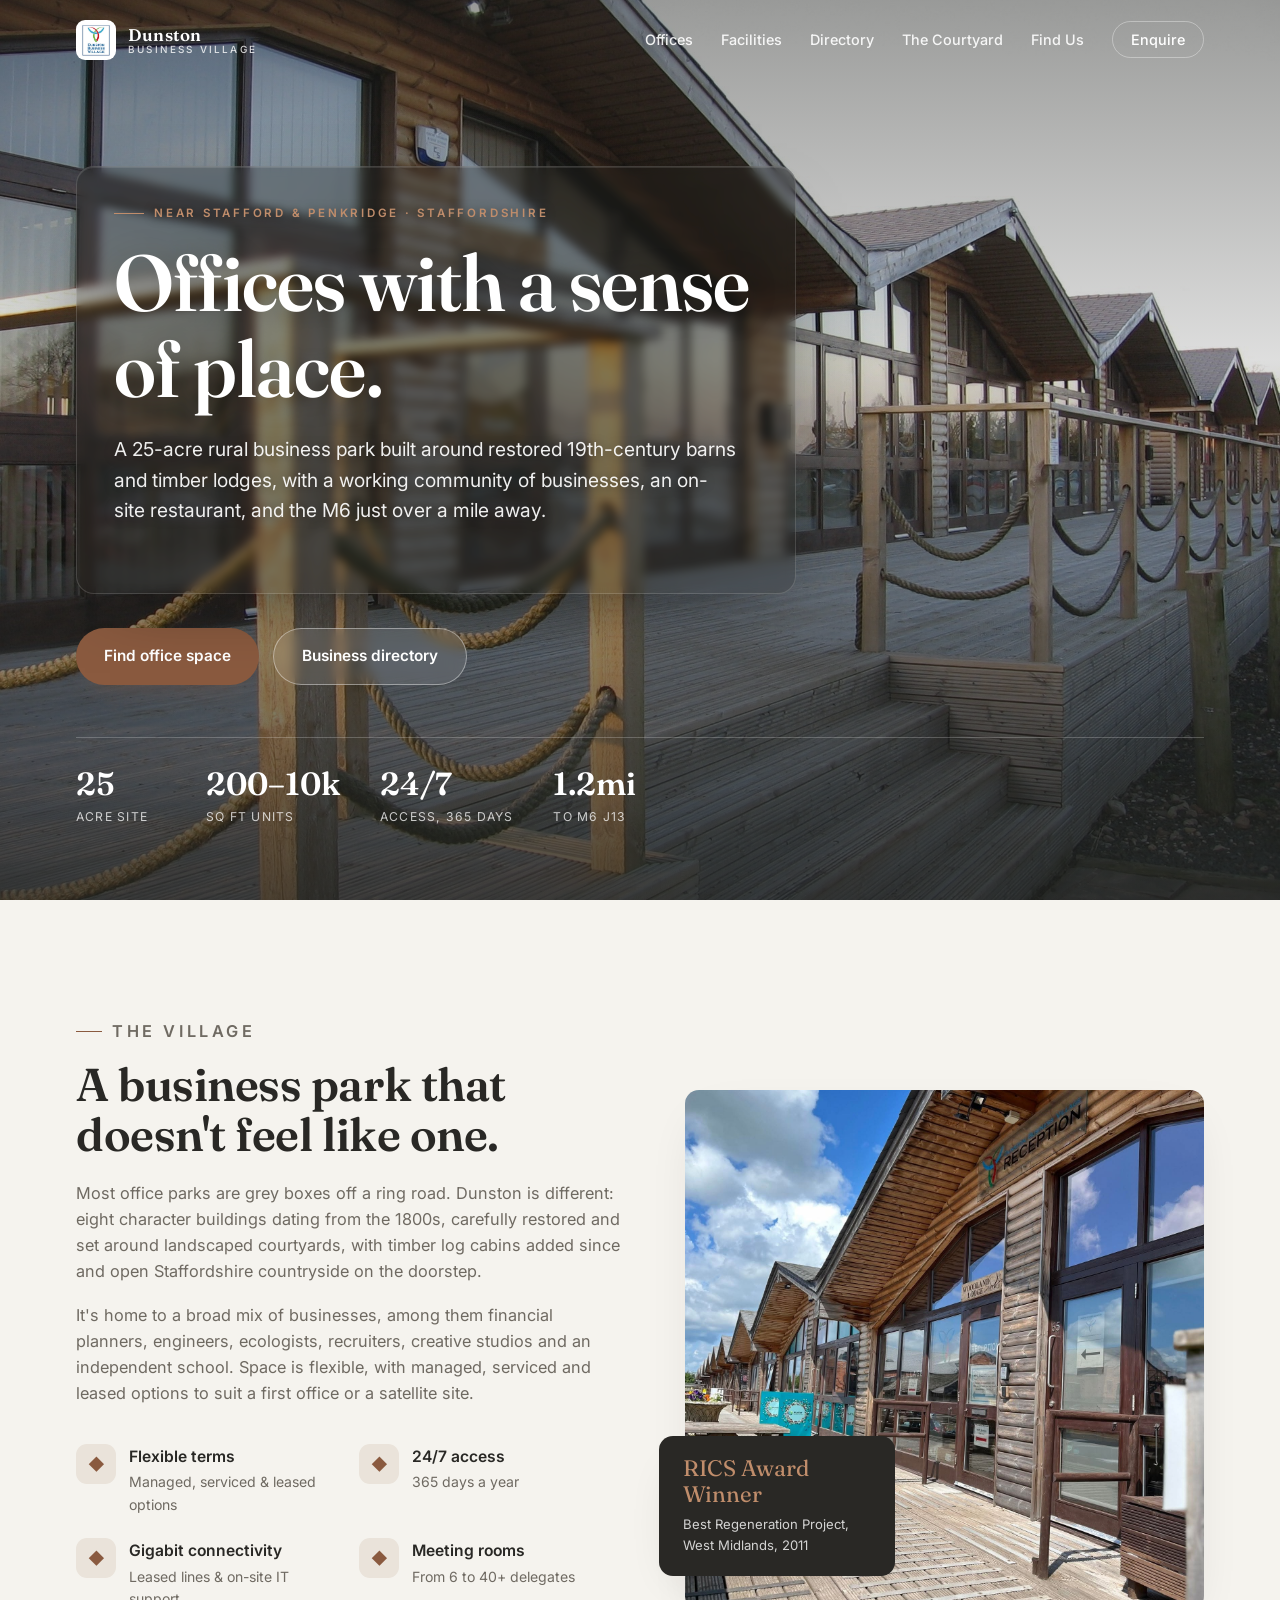
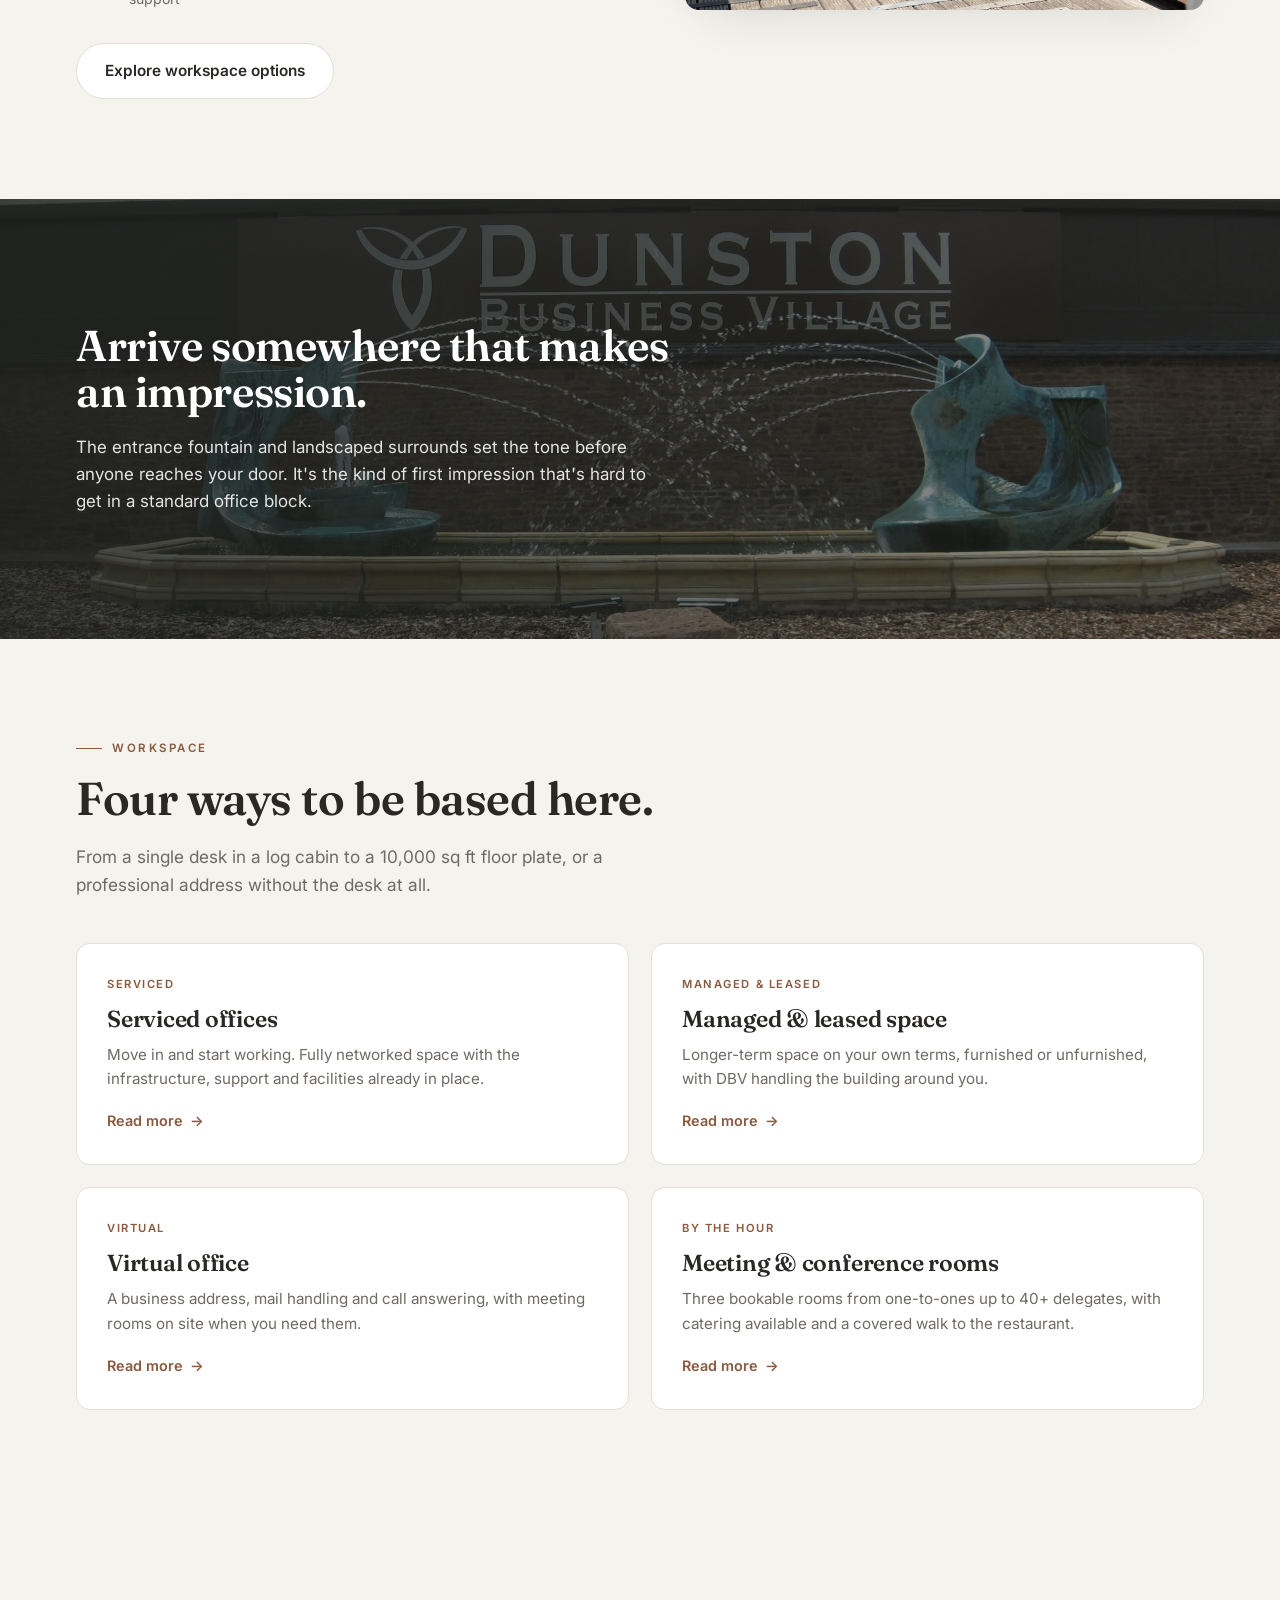
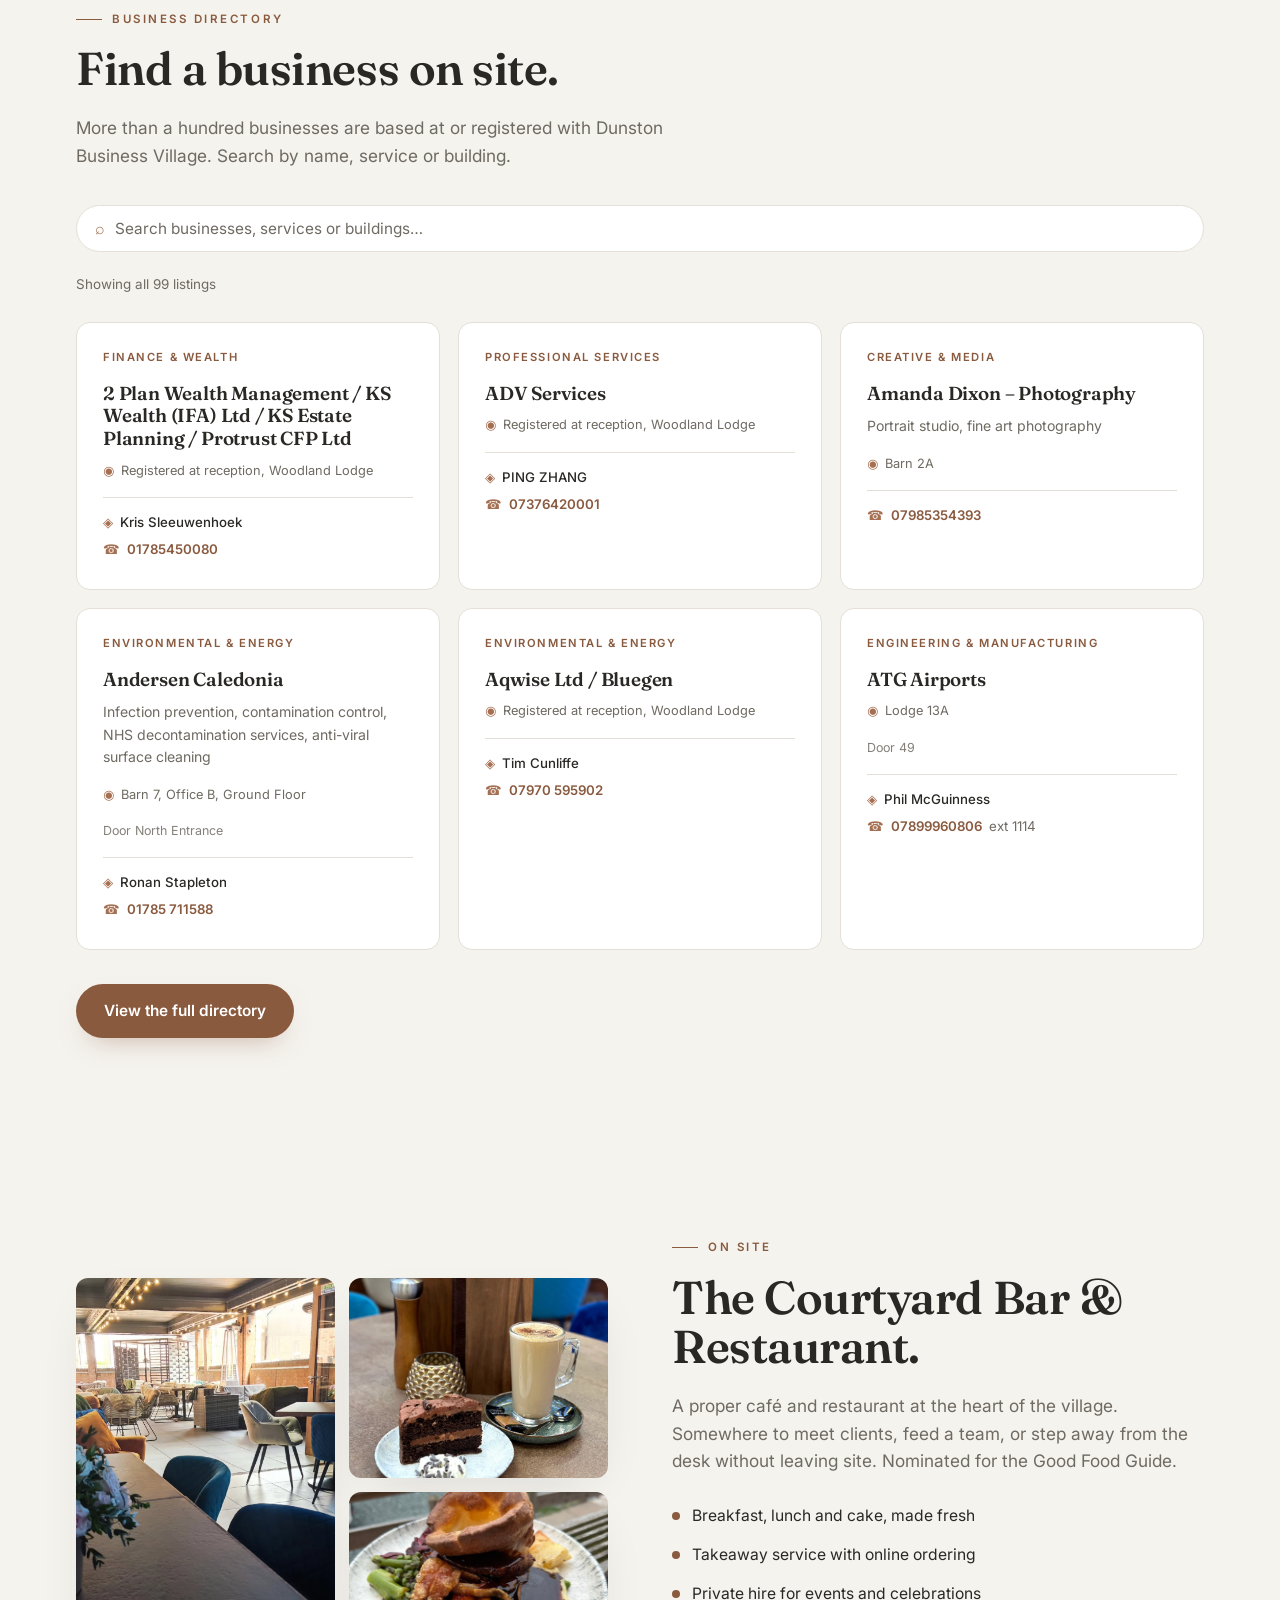
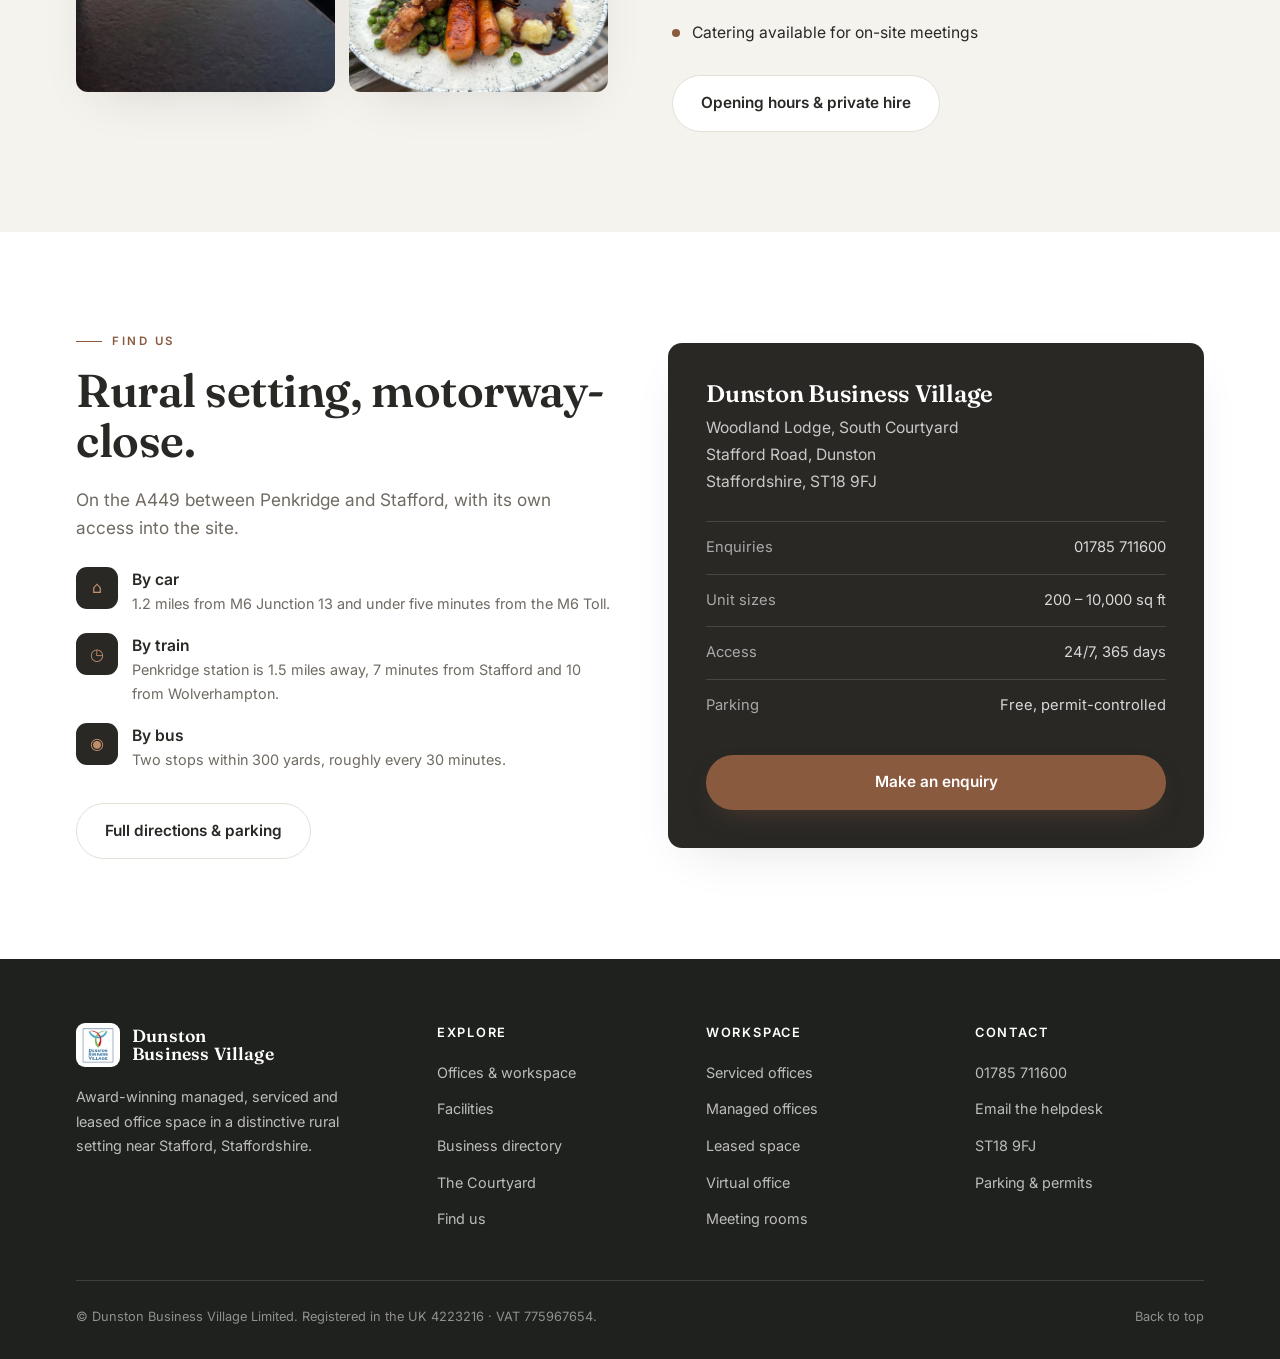
<file: index.html>
<!DOCTYPE html>
<html lang="en-GB">
<head>
<meta charset="UTF-8">
<meta name="viewport" content="width=device-width, initial-scale=1.0">
<title>Dunston Business Village | Offices to Let near Stafford &amp; Penkridge</title>
<meta name="description" content="Award-winning managed, serviced and leased office space on a 25-acre rural business park near Stafford. Units from 200 to 10,000 sq ft, 24/7 access, gigabit connectivity and an on-site restaurant.">
<link rel="canonical" href="https://www.dunstonbusinessvillage.com/">
<link rel="icon" href="images/logo.jpg">
<meta property="og:type" content="website">
<meta property="og:title" content="Dunston Business Village | Offices with a sense of place">
<meta property="og:description" content="A distinctive rural business park near Stafford, with timber lodges, restored barns and a working community of businesses, 1.2 miles from the M6.">
<meta property="og:image" content="images/cabins-frontage.jpg">
<meta property="og:url" content="https://www.dunstonbusinessvillage.com/">
<meta name="twitter:card" content="summary_large_image">
<link rel="preconnect" href="https://fonts.googleapis.com">
<link rel="preconnect" href="https://fonts.gstatic.com" crossorigin>
<link href="https://fonts.googleapis.com/css2?family=Fraunces:opsz,wght@9..144,400;9..144,500;9..144,600;9..144,700&amp;family=Inter:wght@400;500;600&amp;display=swap" rel="stylesheet">
<link rel="stylesheet" href="assets/css/site.css">
<script type="application/ld+json">
{
  "@context": "https://schema.org",
  "@type": "RealEstateAgent",
  "name": "Dunston Business Village",
  "description": "Managed, serviced and leased office space on a 25-acre business park near Stafford, Staffordshire.",
  "url": "https://www.dunstonbusinessvillage.com/",
  "telephone": "+441785711600",
  "email": "helpdesk@dunstonbusinessvillage.com",
  "image": "images/cabins-frontage.jpg",
  "address": {
    "@type": "PostalAddress",
    "streetAddress": "Woodland Lodge, South Courtyard, Stafford Road, Dunston",
    "addressLocality": "Stafford",
    "addressRegion": "Staffordshire",
    "postalCode": "ST18 9FJ",
    "addressCountry": "GB"
  },
  "geo": { "@type": "GeoCoordinates", "latitude": 52.746583, "longitude": -2.107609 },
  "areaServed": "Staffordshire and the West Midlands"
}
</script>
</head>
<body>

<a class="skip" href="#main">Skip to content</a>

<!-- NAV -->
<nav class="nav" id="nav">
  <div class="wrap nav-inner">
    <a href="index.html" class="brand">
      <img src="images/logo.jpg" alt="" width="40" height="40">
      <span class="brand-txt">Dunston<span>Business Village</span></span>
    </a>
    <button class="burger" id="burger" aria-label="Menu" aria-expanded="false" aria-controls="navLinks">
      <span></span><span></span><span></span>
    </button>
    <ul class="nav-links" id="navLinks">
      <li><a href="offices.html">Offices</a></li>
      <li><a href="facilities.html">Facilities</a></li>
      <li><a href="directory.html">Directory</a></li>
      <li><a href="courtyard.html">The Courtyard</a></li>
      <li><a href="find-us.html">Find Us</a></li>
      <li><a href="find-us.html#enquire" class="call-btn">Enquire</a></li>
    </ul>
  </div>
</nav>

<main id="main">

<!-- HERO -->
<header class="hero">
  <div class="hero-bg"><img src="images/cabins-frontage.jpg" alt="Timber lodges at Dunston Business Village at golden hour" fetchpriority="high"></div>
  <div class="wrap hero-inner">
    <div class="hero-panel">
      <p class="eyebrow">Near Stafford &amp; Penkridge · Staffordshire</p>
      <h1>Offices with a sense of place.</h1>
      <p class="lead">A 25-acre rural business park built around restored 19th-century barns and timber lodges, with a working community of businesses, an on-site restaurant, and the M6 just over a mile away.</p>
    </div>
    <div class="hero-cta">
      <a href="offices.html" class="btn btn-primary">Find office space</a>
      <a href="directory.html" class="btn btn-ghost">Business directory</a>
    </div>
    <div class="hero-stats">
      <div><div class="n">25</div><div class="l">Acre site</div></div>
      <div><div class="n">200–10k</div><div class="l">Sq ft units</div></div>
      <div><div class="n">24/7</div><div class="l">Access, 365 days</div></div>
      <div><div class="n">1.2mi</div><div class="l">To M6 J13</div></div>
    </div>
  </div>
</header>

<!-- ABOUT -->
<section class="band">
  <div class="wrap about-grid">
    <div class="about-copy reveal">
      <p class="sec-eyebrow">The Village</p>
      <h2 class="sec-title">A business park that doesn't feel like one.</h2>
      <p>Most office parks are grey boxes off a ring road. Dunston is different: eight character buildings dating from the 1800s, carefully restored and set around landscaped courtyards, with timber log cabins added since and open Staffordshire countryside on the doorstep.</p>
      <p>It's home to a broad mix of businesses, among them financial planners, engineers, ecologists, recruiters, creative studios and an independent school. Space is flexible, with managed, serviced and leased options to suit a first office or a satellite site.</p>
      <div class="about-feats">
        <div class="feat"><div class="ic" aria-hidden="true">◆</div><div><h4>Flexible terms</h4><p>Managed, serviced &amp; leased options</p></div></div>
        <div class="feat"><div class="ic" aria-hidden="true">◆</div><div><h4>24/7 access</h4><p>365 days a year</p></div></div>
        <div class="feat"><div class="ic" aria-hidden="true">◆</div><div><h4>Gigabit connectivity</h4><p>Leased lines &amp; on-site IT support</p></div></div>
        <div class="feat"><div class="ic" aria-hidden="true">◆</div><div><h4>Meeting rooms</h4><p>From 6 to 40+ delegates</p></div></div>
      </div>
      <p style="margin-top:32px"><a href="offices.html" class="btn btn-outline">Explore workspace options</a></p>
    </div>
    <div class="about-media reveal">
      <img src="images/reception-frontage.jpg" alt="Reception and timber lodges at Dunston Business Village under a blue sky" loading="lazy">
      <div class="badge">
        <div class="n">RICS Award Winner</div>
        <div class="l">Best Regeneration Project, West Midlands, 2011</div>
      </div>
    </div>
  </div>
</section>

<!-- FOUNTAIN FEATURE BAND -->
<section class="feature-band reveal">
  <div class="fb-bg"><img src="images/fountain.jpg" alt="Bronze fountain sculpture at the Dunston Business Village entrance" loading="lazy"></div>
  <div class="wrap"><div class="fb-inner">
    <h2>Arrive somewhere that makes an impression.</h2>
    <p>The entrance fountain and landscaped surrounds set the tone before anyone reaches your door. It's the kind of first impression that's hard to get in a standard office block.</p>
  </div></div>
</section>

<!-- WORKSPACE OPTIONS -->
<section class="band">
  <div class="wrap">
    <div class="reveal">
      <p class="sec-eyebrow">Workspace</p>
      <h2 class="sec-title">Four ways to be based here.</h2>
      <p class="sec-lead">From a single desk in a log cabin to a 10,000 sq ft floor plate, or a professional address without the desk at all.</p>
    </div>
    <div class="opt-grid reveal">
      <article class="opt">
        <p class="tag">Serviced</p>
        <h3>Serviced offices</h3>
        <p>Move in and start working. Fully networked space with the infrastructure, support and facilities already in place.</p>
        <a href="offices.html#serviced" class="opt-cta">Read more <span aria-hidden="true">→</span></a>
      </article>
      <article class="opt">
        <p class="tag">Managed &amp; leased</p>
        <h3>Managed &amp; leased space</h3>
        <p>Longer-term space on your own terms, furnished or unfurnished, with DBV handling the building around you.</p>
        <a href="offices.html#leased" class="opt-cta">Read more <span aria-hidden="true">→</span></a>
      </article>
      <article class="opt">
        <p class="tag">Virtual</p>
        <h3>Virtual office</h3>
        <p>A business address, mail handling and call answering, with meeting rooms on site when you need them.</p>
        <a href="offices.html#virtual" class="opt-cta">Read more <span aria-hidden="true">→</span></a>
      </article>
      <article class="opt">
        <p class="tag">By the hour</p>
        <h3>Meeting &amp; conference rooms</h3>
        <p>Three bookable rooms from one-to-ones up to 40+ delegates, with catering available and a covered walk to the restaurant.</p>
        <a href="facilities.html#meeting-rooms" class="opt-cta">Read more <span aria-hidden="true">→</span></a>
      </article>
    </div>
  </div>
</section>

<!-- DIRECTORY PREVIEW -->
<section class="band directory">
  <div class="wrap">
    <div class="dir-head">
      <div class="reveal">
        <p class="sec-eyebrow">Business Directory</p>
        <h2 class="sec-title">Find a business on site.</h2>
        <p class="sec-lead">More than a hundred businesses are based at or registered with Dunston Business Village. Search by name, service or building.</p>
      </div>
    </div>
    <div class="dir-controls reveal">
      <div class="dir-search">
        <span aria-hidden="true">⌕</span>
        <label class="skip" for="dirSearch">Search the business directory</label>
        <input type="search" id="dirSearch" placeholder="Search businesses, services or buildings…">
      </div>
    </div>
    <p class="dir-count" id="dirCount" role="status"></p>
    <div class="dir-grid" id="dirGrid" data-limit="6"></div>
    <p style="margin-top:34px"><a href="directory.html" class="btn btn-primary">View the full directory</a></p>
  </div>
</section>

<!-- COURTYARD -->
<section class="band">
  <div class="wrap court-grid">
    <div class="court-gallery reveal">
      <img src="images/courtyard-interior.jpg" alt="The Courtyard bar and restaurant interior" class="tall" loading="lazy">
      <img src="images/courtyard-coffee-cake.jpg" alt="Coffee and chocolate cake at The Courtyard" loading="lazy">
      <img src="images/courtyard-roast.jpg" alt="Sunday roast at The Courtyard" loading="lazy">
    </div>
    <div class="court-copy reveal">
      <p class="sec-eyebrow">On Site</p>
      <h2 class="sec-title">The Courtyard Bar &amp; Restaurant.</h2>
      <p class="sec-lead">A proper café and restaurant at the heart of the village. Somewhere to meet clients, feed a team, or step away from the desk without leaving site. Nominated for the Good Food Guide.</p>
      <ul class="amenity-list">
        <li><span class="dot" aria-hidden="true"></span>Breakfast, lunch and cake, made fresh</li>
        <li><span class="dot" aria-hidden="true"></span>Takeaway service with online ordering</li>
        <li><span class="dot" aria-hidden="true"></span>Private hire for events and celebrations</li>
        <li><span class="dot" aria-hidden="true"></span>Catering available for on-site meetings</li>
      </ul>
      <p style="margin-top:30px"><a href="courtyard.html" class="btn btn-outline">Opening hours &amp; private hire</a></p>
    </div>
  </div>
</section>

<!-- LOCATION -->
<section class="band loc">
  <div class="wrap loc-grid">
    <div class="reveal">
      <p class="sec-eyebrow">Find Us</p>
      <h2 class="sec-title">Rural setting, motorway-close.</h2>
      <p class="sec-lead">On the A449 between Penkridge and Stafford, with its own access into the site.</p>
      <ul class="loc-list">
        <li><div class="ic" aria-hidden="true">⌂</div><div><h4>By car</h4><p>1.2 miles from M6 Junction 13 and under five minutes from the M6 Toll.</p></div></li>
        <li><div class="ic" aria-hidden="true">◷</div><div><h4>By train</h4><p>Penkridge station is 1.5 miles away, 7 minutes from Stafford and 10 from Wolverhampton.</p></div></li>
        <li><div class="ic" aria-hidden="true">◉</div><div><h4>By bus</h4><p>Two stops within 300 yards, roughly every 30 minutes.</p></div></li>
      </ul>
      <p style="margin-top:32px"><a href="find-us.html" class="btn btn-outline">Full directions &amp; parking</a></p>
    </div>
    <div class="loc-card reveal">
      <h3>Dunston Business Village</h3>
      <p class="addr">Woodland Lodge, South Courtyard<br>Stafford Road, Dunston<br>Staffordshire, ST18 9FJ</p>
      <div class="row"><span>Enquiries</span><span><a href="tel:+441785711600">01785 711600</a></span></div>
      <div class="row"><span>Unit sizes</span><span>200 – 10,000 sq ft</span></div>
      <div class="row"><span>Access</span><span>24/7, 365 days</span></div>
      <div class="row"><span>Parking</span><span>Free, permit-controlled</span></div>
      <a href="find-us.html#enquire" class="btn btn-primary">Make an enquiry</a>
    </div>
  </div>
</section>

</main>

<!-- FOOTER -->
<footer>
  <div class="wrap">
    <div class="foot-grid">
      <div>
        <div class="foot-brand">
          <img src="images/logo.jpg" alt="" width="44" height="44">
          <span class="brand-txt">Dunston<br>Business Village</span>
        </div>
        <p class="desc">Award-winning managed, serviced and leased office space in a distinctive rural setting near Stafford, Staffordshire.</p>
      </div>
      <div>
        <h5>Explore</h5>
        <ul class="foot-links">
          <li><a href="offices.html">Offices &amp; workspace</a></li>
          <li><a href="facilities.html">Facilities</a></li>
          <li><a href="directory.html">Business directory</a></li>
          <li><a href="courtyard.html">The Courtyard</a></li>
          <li><a href="find-us.html">Find us</a></li>
        </ul>
      </div>
      <div>
        <h5>Workspace</h5>
        <ul class="foot-links">
          <li><a href="offices.html#serviced">Serviced offices</a></li>
          <li><a href="offices.html#managed">Managed offices</a></li>
          <li><a href="offices.html#leased">Leased space</a></li>
          <li><a href="offices.html#virtual">Virtual office</a></li>
          <li><a href="facilities.html#meeting-rooms">Meeting rooms</a></li>
        </ul>
      </div>
      <div>
        <h5>Contact</h5>
        <ul class="foot-links">
          <li><a href="tel:+441785711600">01785 711600</a></li>
          <li><a href="mailto:helpdesk@dunstonbusinessvillage.com">Email the helpdesk</a></li>
          <li><a href="find-us.html">ST18 9FJ</a></li>
          <li><a href="find-us.html#parking">Parking &amp; permits</a></li>
        </ul>
      </div>
    </div>
    <div class="foot-bottom">
      <span>© Dunston Business Village Limited. Registered in the UK 4223216 · VAT 775967654.</span>
      <span><a href="#main">Back to top</a></span>
    </div>
  </div>
</footer>

<script src="assets/js/site.js"></script>
<script src="assets/js/directory-data.js"></script>
<script src="assets/js/directory.js"></script>
</body>
</html>
</file>
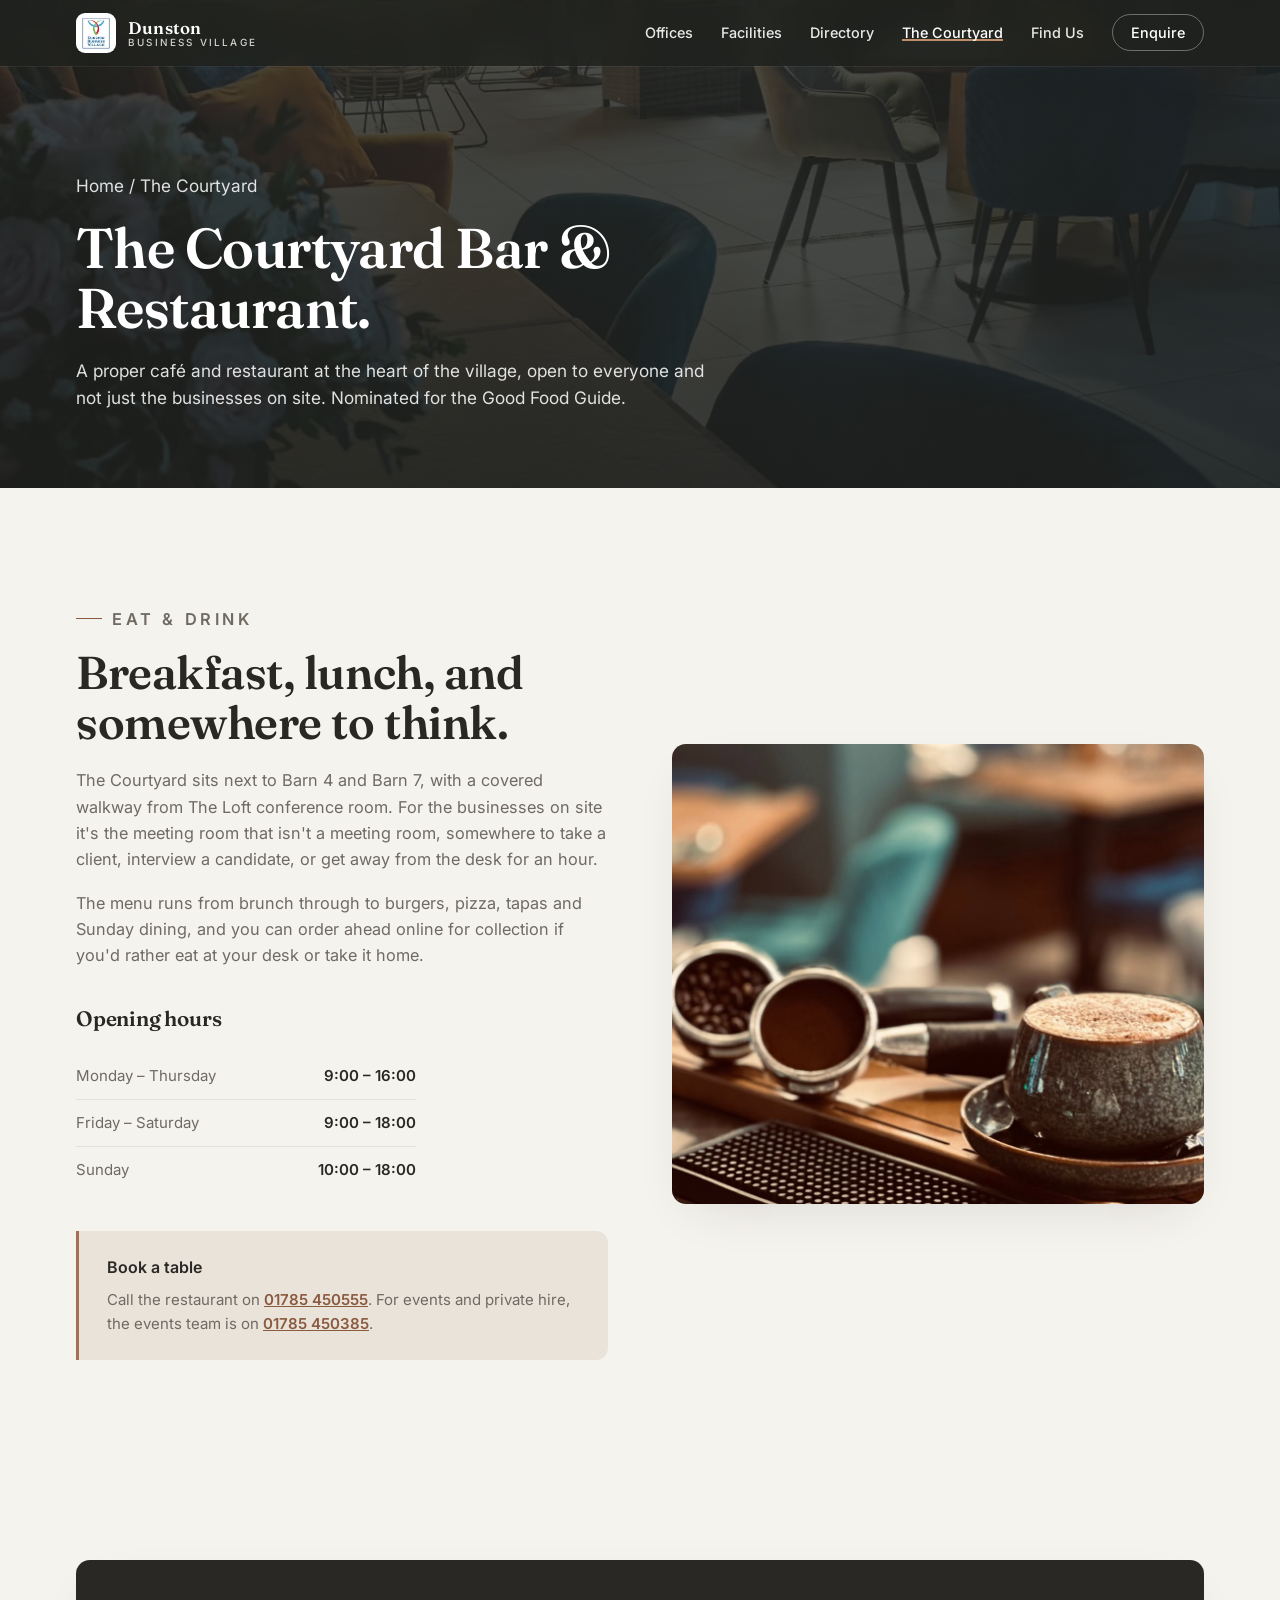
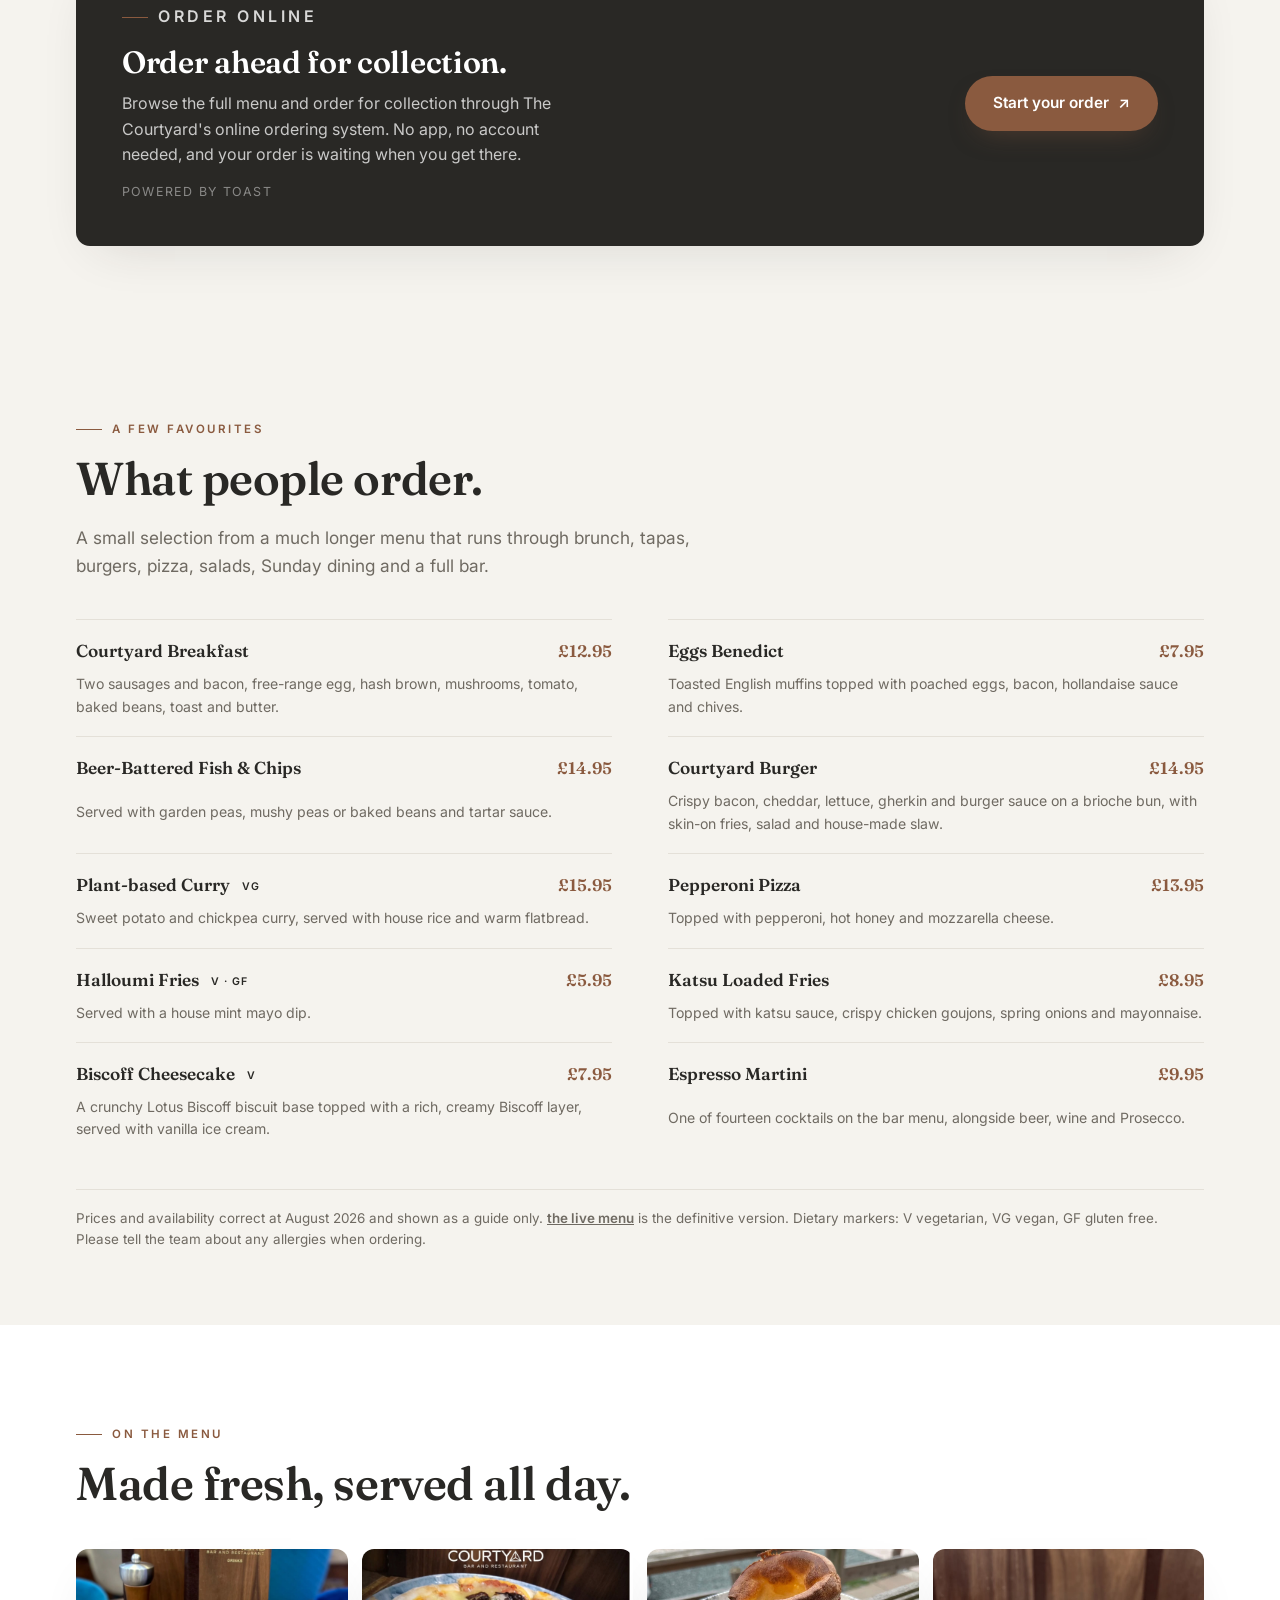
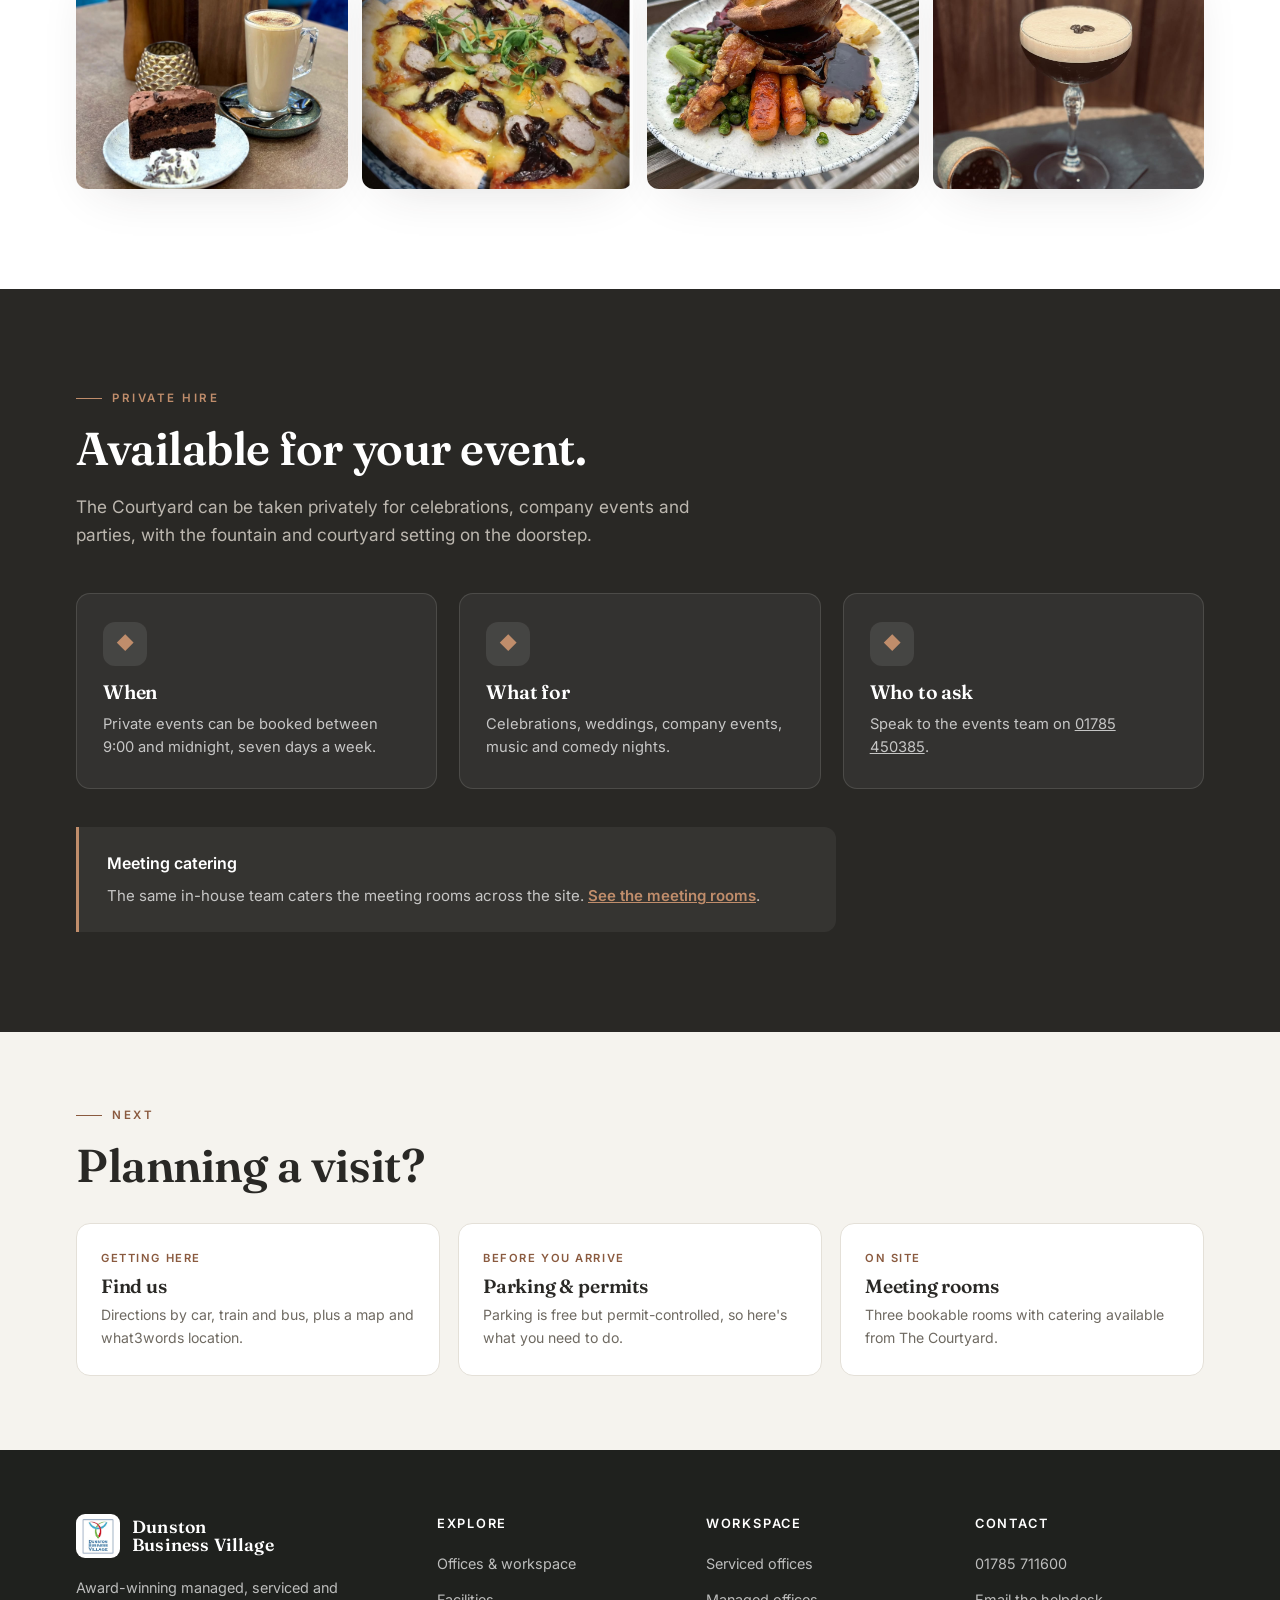
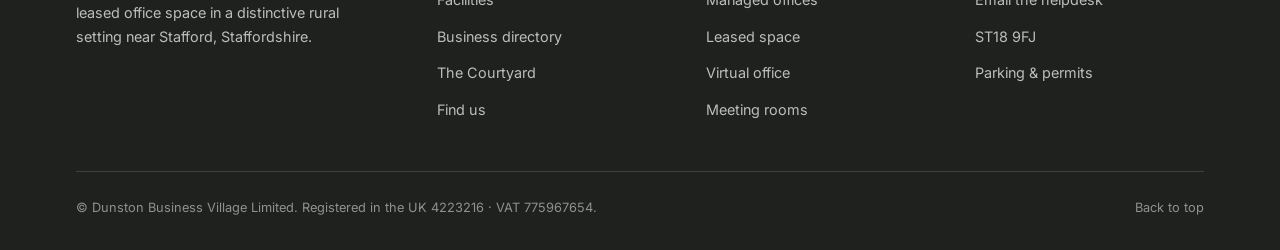
<file: courtyard.html>
<!DOCTYPE html>
<html lang="en-GB">
<head>
<meta charset="UTF-8">
<meta name="viewport" content="width=device-width, initial-scale=1.0">
<title>The Courtyard Bar &amp; Restaurant | Dunston Business Village</title>
<meta name="description" content="The Courtyard Bar &amp; Restaurant at Dunston Business Village. Breakfast, lunch, Sunday dining, takeaway and private hire. Nominated for the Good Food Guide.">
<link rel="canonical" href="https://www.dunstonbusinessvillage.com/courtyard.html">
<link rel="icon" href="images/logo.jpg">
<meta property="og:type" content="website">
<meta property="og:title" content="The Courtyard Bar &amp; Restaurant">
<meta property="og:description" content="A café, restaurant and events space at the heart of Dunston Business Village. Nominated for the Good Food Guide.">
<meta property="og:image" content="images/courtyard-interior.jpg">
<meta name="twitter:card" content="summary_large_image">
<link rel="preconnect" href="https://fonts.googleapis.com">
<link rel="preconnect" href="https://fonts.gstatic.com" crossorigin>
<link href="https://fonts.googleapis.com/css2?family=Fraunces:opsz,wght@9..144,400;9..144,500;9..144,600;9..144,700&amp;family=Inter:wght@400;500;600&amp;display=swap" rel="stylesheet">
<link rel="stylesheet" href="assets/css/site.css">
</head>
<body>

<a class="skip" href="#main">Skip to content</a>

<nav class="nav solid" id="nav">
  <div class="wrap nav-inner">
    <a href="index.html" class="brand">
      <img src="images/logo.jpg" alt="" width="40" height="40">
      <span class="brand-txt">Dunston<span>Business Village</span></span>
    </a>
    <button class="burger" id="burger" aria-label="Menu" aria-expanded="false" aria-controls="navLinks">
      <span></span><span></span><span></span>
    </button>
    <ul class="nav-links" id="navLinks">
      <li><a href="offices.html">Offices</a></li>
      <li><a href="facilities.html">Facilities</a></li>
      <li><a href="directory.html">Directory</a></li>
      <li><a href="courtyard.html" aria-current="page">The Courtyard</a></li>
      <li><a href="find-us.html">Find Us</a></li>
      <li><a href="find-us.html#enquire" class="call-btn">Enquire</a></li>
    </ul>
  </div>
</nav>

<main id="main">

<header class="page-head">
  <div class="ph-bg"><img src="images/courtyard-interior.jpg" alt="" loading="eager"></div>
  <div class="wrap">
    <p class="crumbs"><a href="index.html">Home</a> <span aria-hidden="true">/</span> The Courtyard</p>
    <h1>The Courtyard Bar &amp; Restaurant.</h1>
    <p>A proper café and restaurant at the heart of the village, open to everyone and not just the businesses on site. Nominated for the Good Food Guide.</p>
  </div>
</header>

<!-- INTRO + HOURS -->
<section class="band">
  <div class="wrap split reveal">
    <div class="split-copy">
      <p class="sec-eyebrow">Eat &amp; drink</p>
      <h2 class="sec-title">Breakfast, lunch, and somewhere to think.</h2>
      <p>The Courtyard sits next to Barn 4 and Barn 7, with a covered walkway from The Loft conference room. For the businesses on site it's the meeting room that isn't a meeting room, somewhere to take a client, interview a candidate, or get away from the desk for an hour.</p>
      <p>The menu runs from brunch through to burgers, pizza, tapas and Sunday dining, and you can order ahead online for collection if you'd rather eat at your desk or take it home.</p>

      <h3 style="font-family:'Fraunces',Georgia,serif;font-size:1.3rem;margin-top:40px">Opening hours</h3>
      <ul class="hours">
        <li><span class="d">Monday – Thursday</span><span class="t">9:00 – 16:00</span></li>
        <li><span class="d">Friday – Saturday</span><span class="t">9:00 – 18:00</span></li>
        <li><span class="d">Sunday</span><span class="t">10:00 – 18:00</span></li>
      </ul>

      <div class="callout">
        <h4>Book a table</h4>
        <p>Call the restaurant on <a href="tel:+441785450555">01785 450555</a>. For events and private hire, the events team is on <a href="tel:+441785450385">01785 450385</a>.</p>
      </div>
    </div>
    <div class="split-media">
      <img src="images/courtyard-latte.jpg" alt="A latte being served at The Courtyard" loading="lazy">
    </div>
  </div>
</section>

<!-- ORDER ONLINE + MENU HIGHLIGHTS -->
<!--
  Ordering runs on Toast (order.toasttab.com). Toast blocks third-party iframe
  embedding — verified 19 Aug 2026 by loading it in a frame from another origin,
  which renders blank. So the ordering journey deliberately hands off to Toast
  in a new tab rather than being embedded here.

  The dishes below are a hand-picked selection captured from the live Toast menu
  on 19 August 2026. Toast is the source of truth for prices and availability —
  this list will drift and should be refreshed periodically, or trimmed if that
  becomes a maintenance burden. Items marked out of stock on Toast at capture
  time were deliberately excluded.
-->
<section class="band" id="order">
  <div class="wrap">
    <div class="order-cta reveal">
      <div>
        <p class="sec-eyebrow" style="color:var(--brass)">Order online</p>
        <h3>Order ahead for collection.</h3>
        <p>Browse the full menu and order for collection through The Courtyard's online ordering system. No app, no account needed, and your order is waiting when you get there.</p>
        <span class="powered">Powered by Toast</span>
      </div>
      <a class="btn btn-primary"
         href="https://order.toasttab.com/online/courtyardbarandrestaurant"
         target="_blank" rel="noopener noreferrer">
        Start your order <span aria-hidden="true">↗</span>
      </a>
    </div>
  </div>
</section>

<section class="band-tight">
  <div class="wrap">
    <div class="reveal">
      <p class="sec-eyebrow">A few favourites</p>
      <h2 class="sec-title">What people order.</h2>
      <p class="sec-lead">A small selection from a much longer menu that runs through brunch, tapas, burgers, pizza, salads, Sunday dining and a full bar.</p>
    </div>

    <div class="menu-grid reveal">
      <article class="dish">
        <h4>Courtyard Breakfast</h4>
        <span class="price">£12.95</span>
        <p>Two sausages and bacon, free-range egg, hash brown, mushrooms, tomato, baked beans, toast and butter.</p>
      </article>
      <article class="dish">
        <h4>Eggs Benedict</h4>
        <span class="price">£7.95</span>
        <p>Toasted English muffins topped with poached eggs, bacon, hollandaise sauce and chives.</p>
      </article>
      <article class="dish">
        <h4>Beer-Battered Fish &amp; Chips</h4>
        <span class="price">£14.95</span>
        <p>Served with garden peas, mushy peas or baked beans and tartar sauce.</p>
      </article>
      <article class="dish">
        <h4>Courtyard Burger</h4>
        <span class="price">£14.95</span>
        <p>Crispy bacon, cheddar, lettuce, gherkin and burger sauce on a brioche bun, with skin-on fries, salad and house-made slaw.</p>
      </article>
      <article class="dish">
        <h4>Plant-based Curry <span class="diet">VG</span></h4>
        <span class="price">£15.95</span>
        <p>Sweet potato and chickpea curry, served with house rice and warm flatbread.</p>
      </article>
      <article class="dish">
        <h4>Pepperoni Pizza</h4>
        <span class="price">£13.95</span>
        <p>Topped with pepperoni, hot honey and mozzarella cheese.</p>
      </article>
      <article class="dish">
        <h4>Halloumi Fries <span class="diet">V · GF</span></h4>
        <span class="price">£5.95</span>
        <p>Served with a house mint mayo dip.</p>
      </article>
      <article class="dish">
        <h4>Katsu Loaded Fries</h4>
        <span class="price">£8.95</span>
        <p>Topped with katsu sauce, crispy chicken goujons, spring onions and mayonnaise.</p>
      </article>
      <article class="dish">
        <h4>Biscoff Cheesecake <span class="diet">V</span></h4>
        <span class="price">£7.95</span>
        <p>A crunchy Lotus Biscoff biscuit base topped with a rich, creamy Biscoff layer, served with vanilla ice cream.</p>
      </article>
      <article class="dish">
        <h4>Espresso Martini</h4>
        <span class="price">£9.95</span>
        <p>One of fourteen cocktails on the bar menu, alongside beer, wine and Prosecco.</p>
      </article>
    </div>

    <p class="menu-note reveal">
      Prices and availability correct at August 2026 and shown as a guide only.
      <a href="https://order.toasttab.com/online/courtyardbarandrestaurant" target="_blank" rel="noopener noreferrer" style="color:var(--brick);font-weight:600;text-decoration:underline">the live menu</a>
      is the definitive version. Dietary markers: V vegetarian, VG vegan, GF gluten free.
      Please tell the team about any allergies when ordering.
    </p>
  </div>
</section>

<!-- GALLERY BAND -->
<section class="band loc">
  <div class="wrap">
    <div class="reveal">
      <p class="sec-eyebrow">On the menu</p>
      <h2 class="sec-title">Made fresh, served all day.</h2>
    </div>
    <div class="court-gallery reveal" style="grid-template-columns:repeat(4,1fr);grid-template-rows:240px;margin-top:40px">
      <img src="images/courtyard-coffee-cake.jpg" alt="Coffee and chocolate cake at The Courtyard" loading="lazy" style="grid-row:auto">
      <img src="images/courtyard-pizza.jpg" alt="Stone-baked pizza at The Courtyard" loading="lazy" style="grid-row:auto">
      <img src="images/courtyard-roast.jpg" alt="Sunday roast at The Courtyard" loading="lazy" style="grid-row:auto">
      <img src="images/courtyard-espresso-martini.jpg" alt="An espresso martini at The Courtyard bar" loading="lazy" style="grid-row:auto">
    </div>
  </div>
</section>

<!-- PRIVATE HIRE -->
<section class="band enquire on-dark">
  <div class="wrap">
    <div class="reveal">
      <p class="sec-eyebrow">Private hire</p>
      <h2 class="sec-title">Available for your event.</h2>
      <p class="sec-lead" style="color:rgba(245,239,228,.72)">The Courtyard can be taken privately for celebrations, company events and parties, with the fountain and courtyard setting on the doorstep.</p>
    </div>
    <div class="spec-grid reveal">
      <article class="spec">
        <div class="ic" aria-hidden="true">◆</div>
        <h3>When</h3>
        <p>Private events can be booked between 9:00 and midnight, seven days a week.</p>
      </article>
      <article class="spec">
        <div class="ic" aria-hidden="true">◆</div>
        <h3>What for</h3>
        <p>Celebrations, weddings, company events, music and comedy nights.</p>
      </article>
      <article class="spec">
        <div class="ic" aria-hidden="true">◆</div>
        <h3>Who to ask</h3>
        <p>Speak to the events team on <a href="tel:+441785450385" style="color:var(--brass);text-decoration:underline">01785 450385</a>.</p>
      </article>
    </div>
    <div class="callout on-dark reveal" style="max-width:760px">
      <h4>Meeting catering</h4>
      <p>The same in-house team caters the meeting rooms across the site. <a href="facilities.html#meeting-rooms">See the meeting rooms</a>.</p>
    </div>
  </div>
</section>

<!-- NEXT -->
<section class="band-tight">
  <div class="wrap">
    <p class="sec-eyebrow reveal">Next</p>
    <h2 class="sec-title reveal" style="margin-bottom:32px">Planning a visit?</h2>
    <div class="next-nav reveal">
      <a class="next-card" href="find-us.html">
        <p class="k">Getting here</p>
        <h3>Find us</h3>
        <p>Directions by car, train and bus, plus a map and what3words location.</p>
      </a>
      <a class="next-card" href="find-us.html#parking">
        <p class="k">Before you arrive</p>
        <h3>Parking &amp; permits</h3>
        <p>Parking is free but permit-controlled, so here's what you need to do.</p>
      </a>
      <a class="next-card" href="facilities.html#meeting-rooms">
        <p class="k">On site</p>
        <h3>Meeting rooms</h3>
        <p>Three bookable rooms with catering available from The Courtyard.</p>
      </a>
    </div>
  </div>
</section>

</main>

<footer>
  <div class="wrap">
    <div class="foot-grid">
      <div>
        <div class="foot-brand">
          <img src="images/logo.jpg" alt="" width="44" height="44">
          <span class="brand-txt">Dunston<br>Business Village</span>
        </div>
        <p class="desc">Award-winning managed, serviced and leased office space in a distinctive rural setting near Stafford, Staffordshire.</p>
      </div>
      <div>
        <h5>Explore</h5>
        <ul class="foot-links">
          <li><a href="offices.html">Offices &amp; workspace</a></li>
          <li><a href="facilities.html">Facilities</a></li>
          <li><a href="directory.html">Business directory</a></li>
          <li><a href="courtyard.html">The Courtyard</a></li>
          <li><a href="find-us.html">Find us</a></li>
        </ul>
      </div>
      <div>
        <h5>Workspace</h5>
        <ul class="foot-links">
          <li><a href="offices.html#serviced">Serviced offices</a></li>
          <li><a href="offices.html#managed">Managed offices</a></li>
          <li><a href="offices.html#leased">Leased space</a></li>
          <li><a href="offices.html#virtual">Virtual office</a></li>
          <li><a href="facilities.html#meeting-rooms">Meeting rooms</a></li>
        </ul>
      </div>
      <div>
        <h5>Contact</h5>
        <ul class="foot-links">
          <li><a href="tel:+441785711600">01785 711600</a></li>
          <li><a href="mailto:helpdesk@dunstonbusinessvillage.com">Email the helpdesk</a></li>
          <li><a href="find-us.html">ST18 9FJ</a></li>
          <li><a href="find-us.html#parking">Parking &amp; permits</a></li>
        </ul>
      </div>
    </div>
    <div class="foot-bottom">
      <span>© Dunston Business Village Limited. Registered in the UK 4223216 · VAT 775967654.</span>
      <span><a href="#main">Back to top</a></span>
    </div>
  </div>
</footer>

<script src="assets/js/site.js"></script>
</body>
</html>
</file>
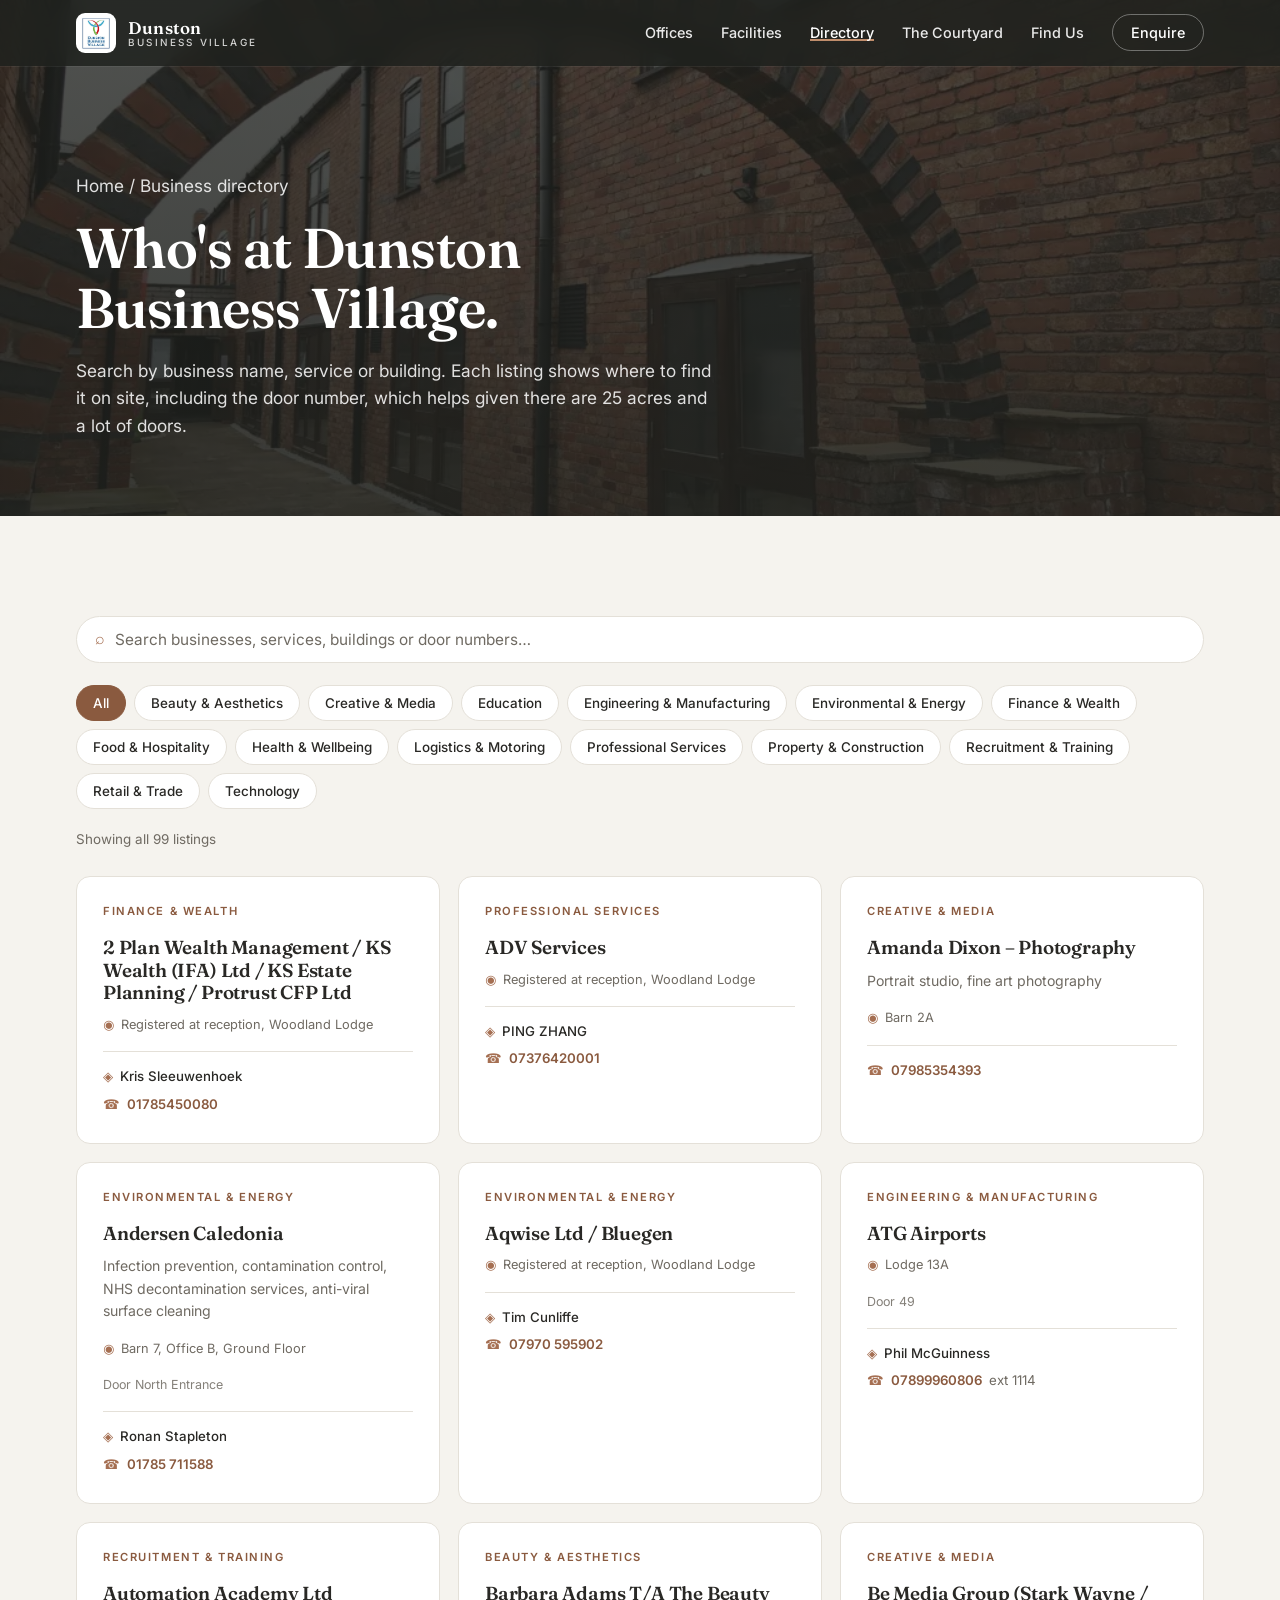
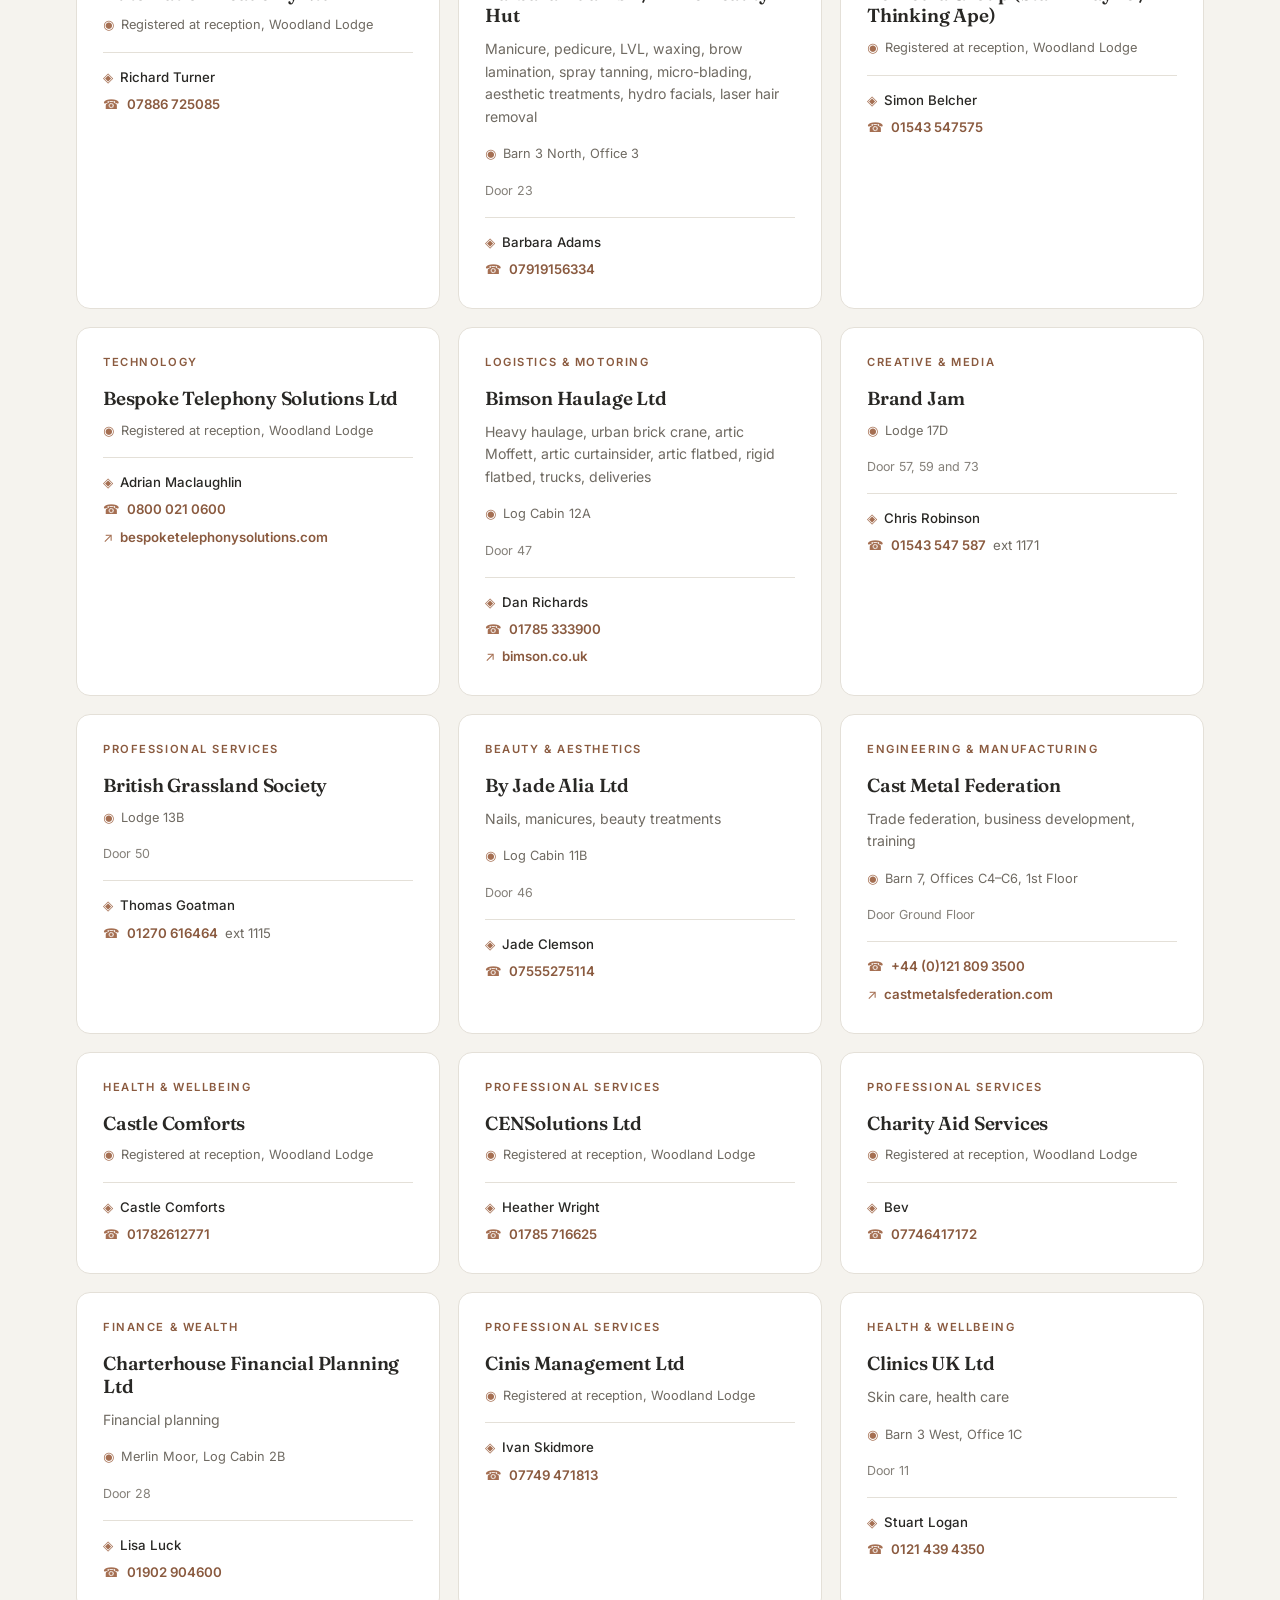
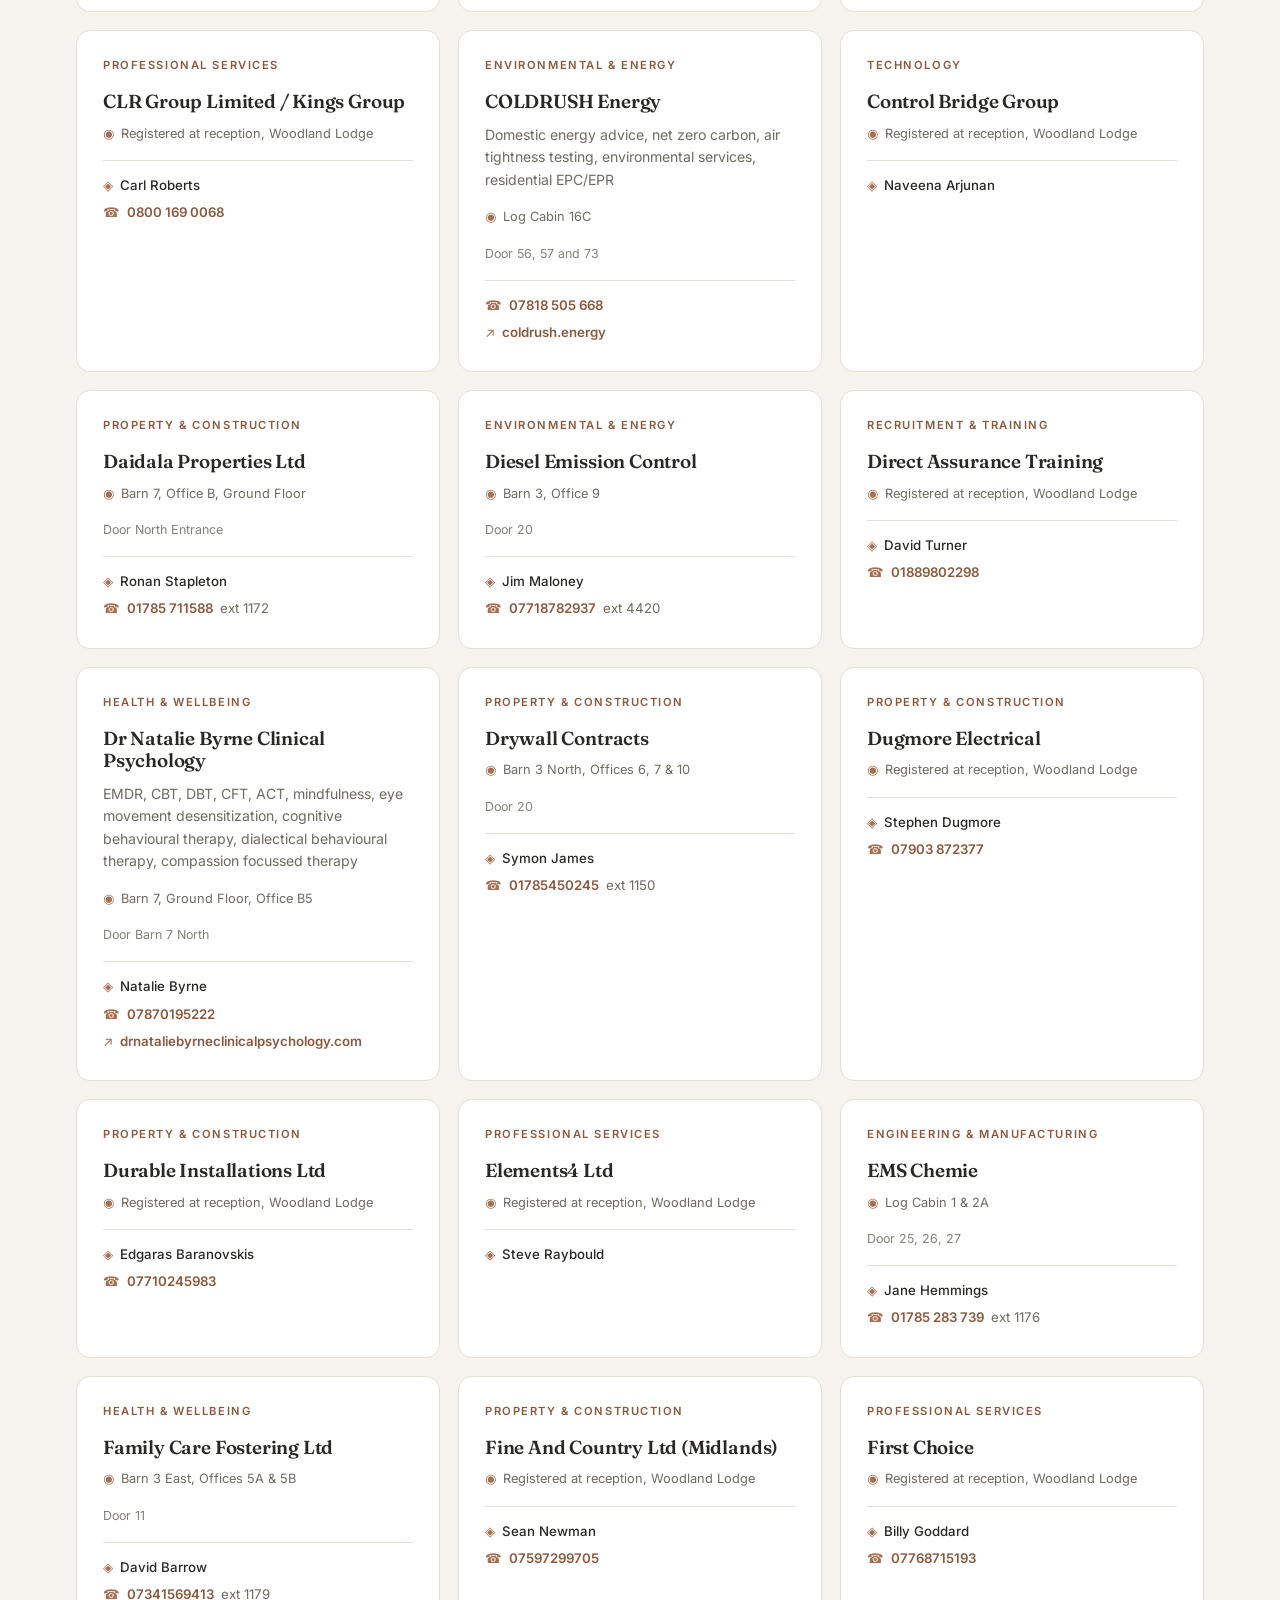
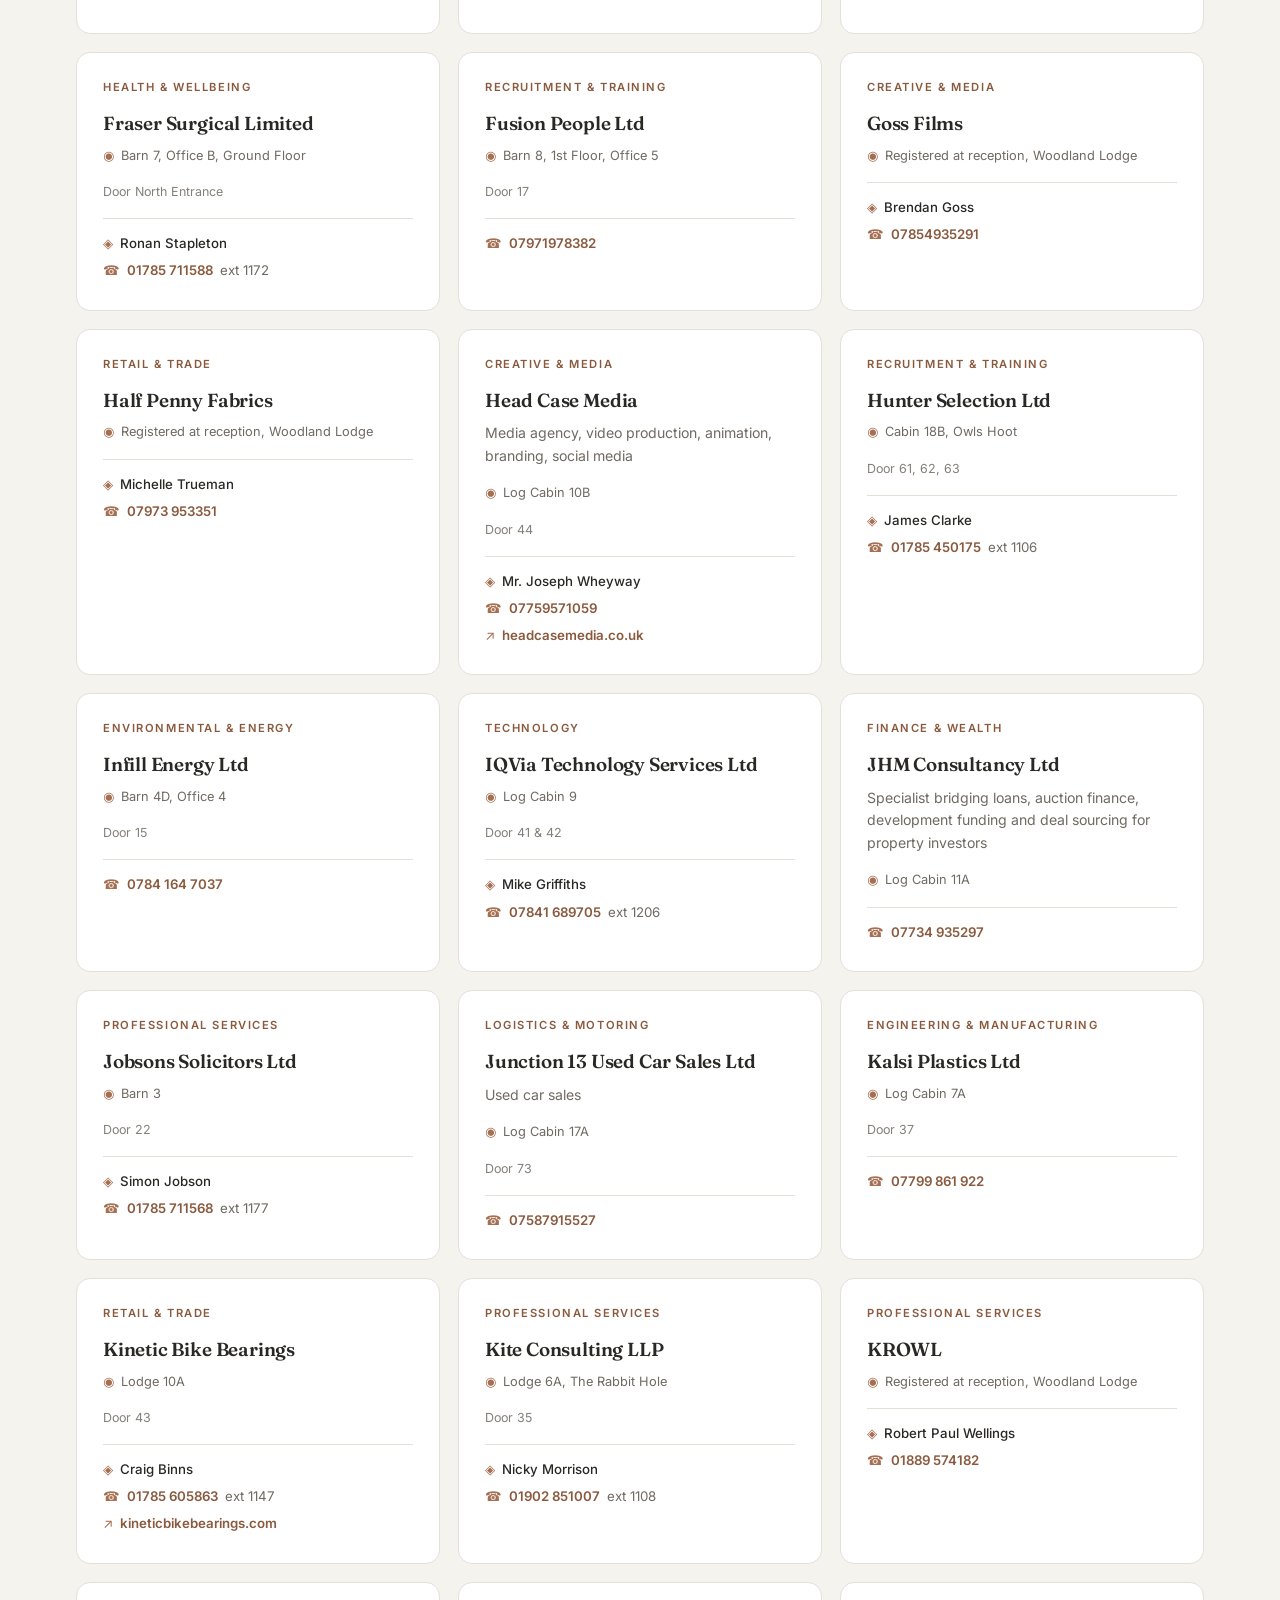
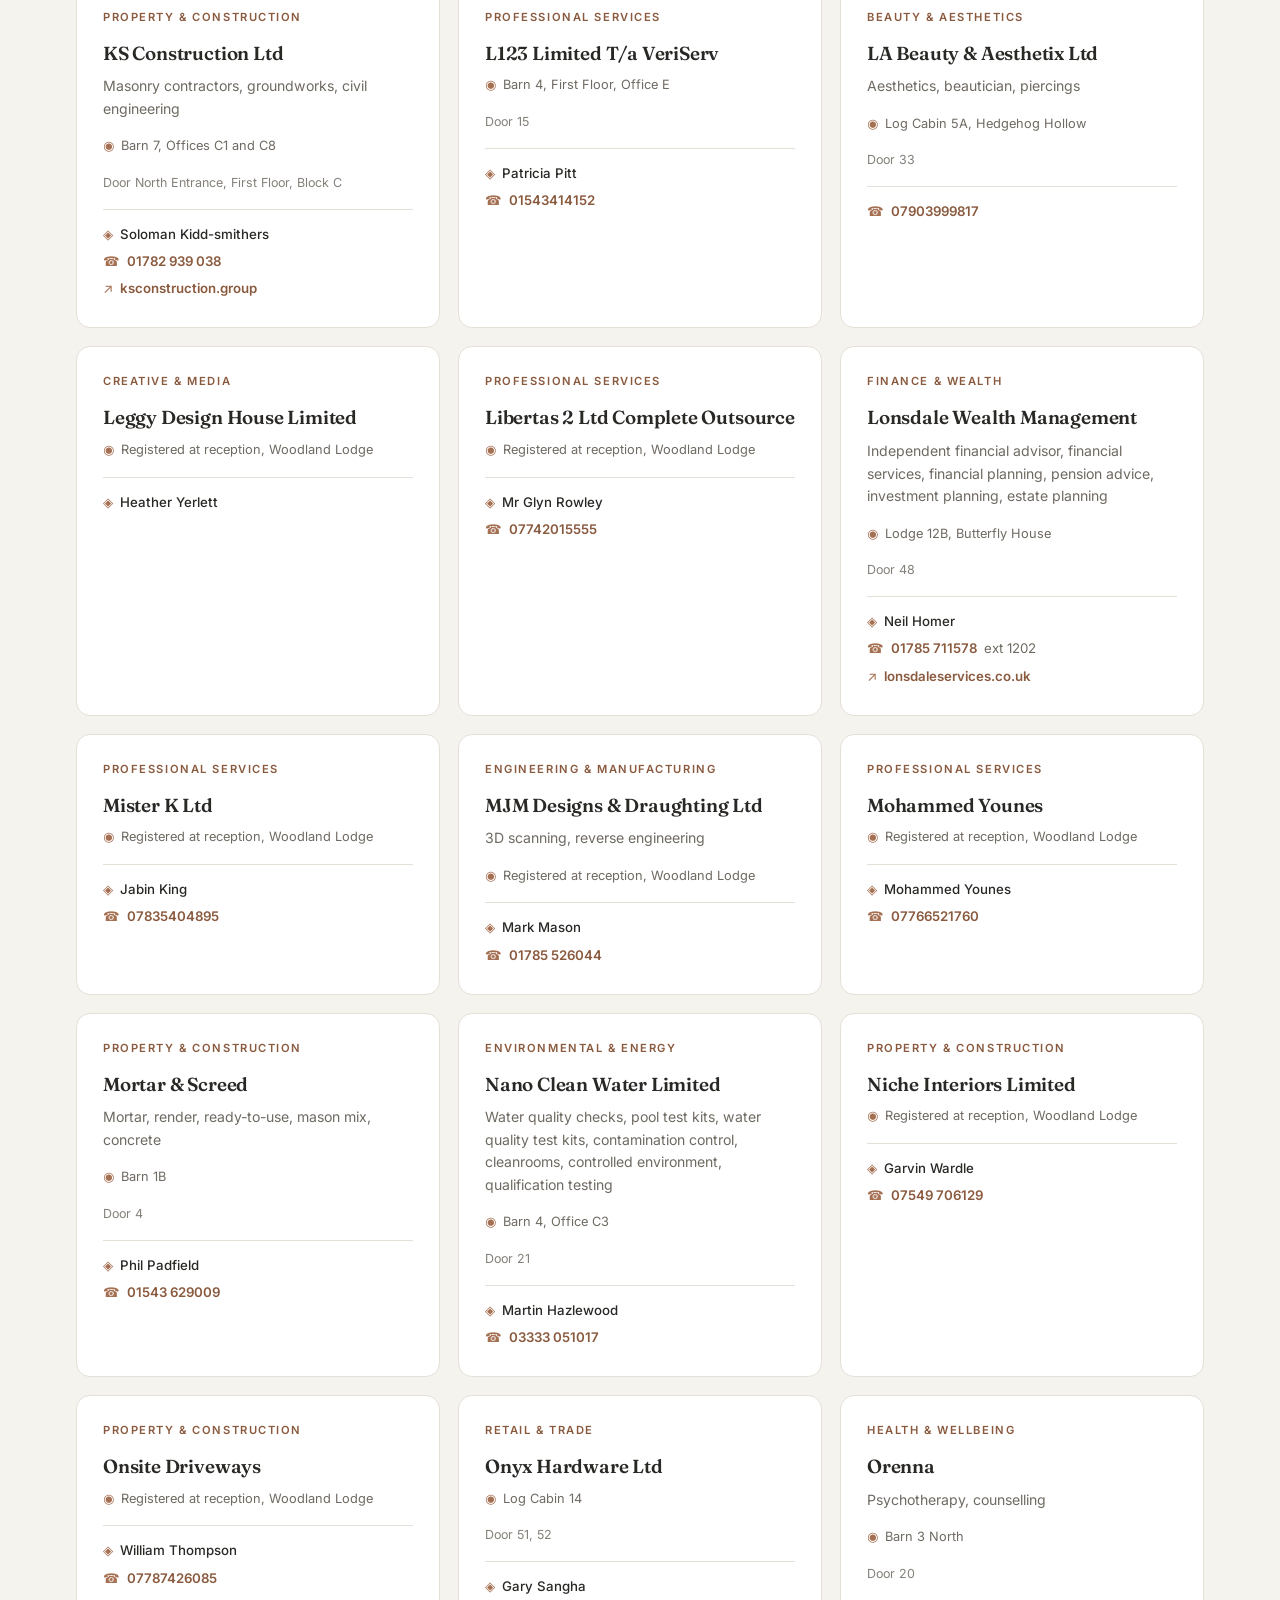
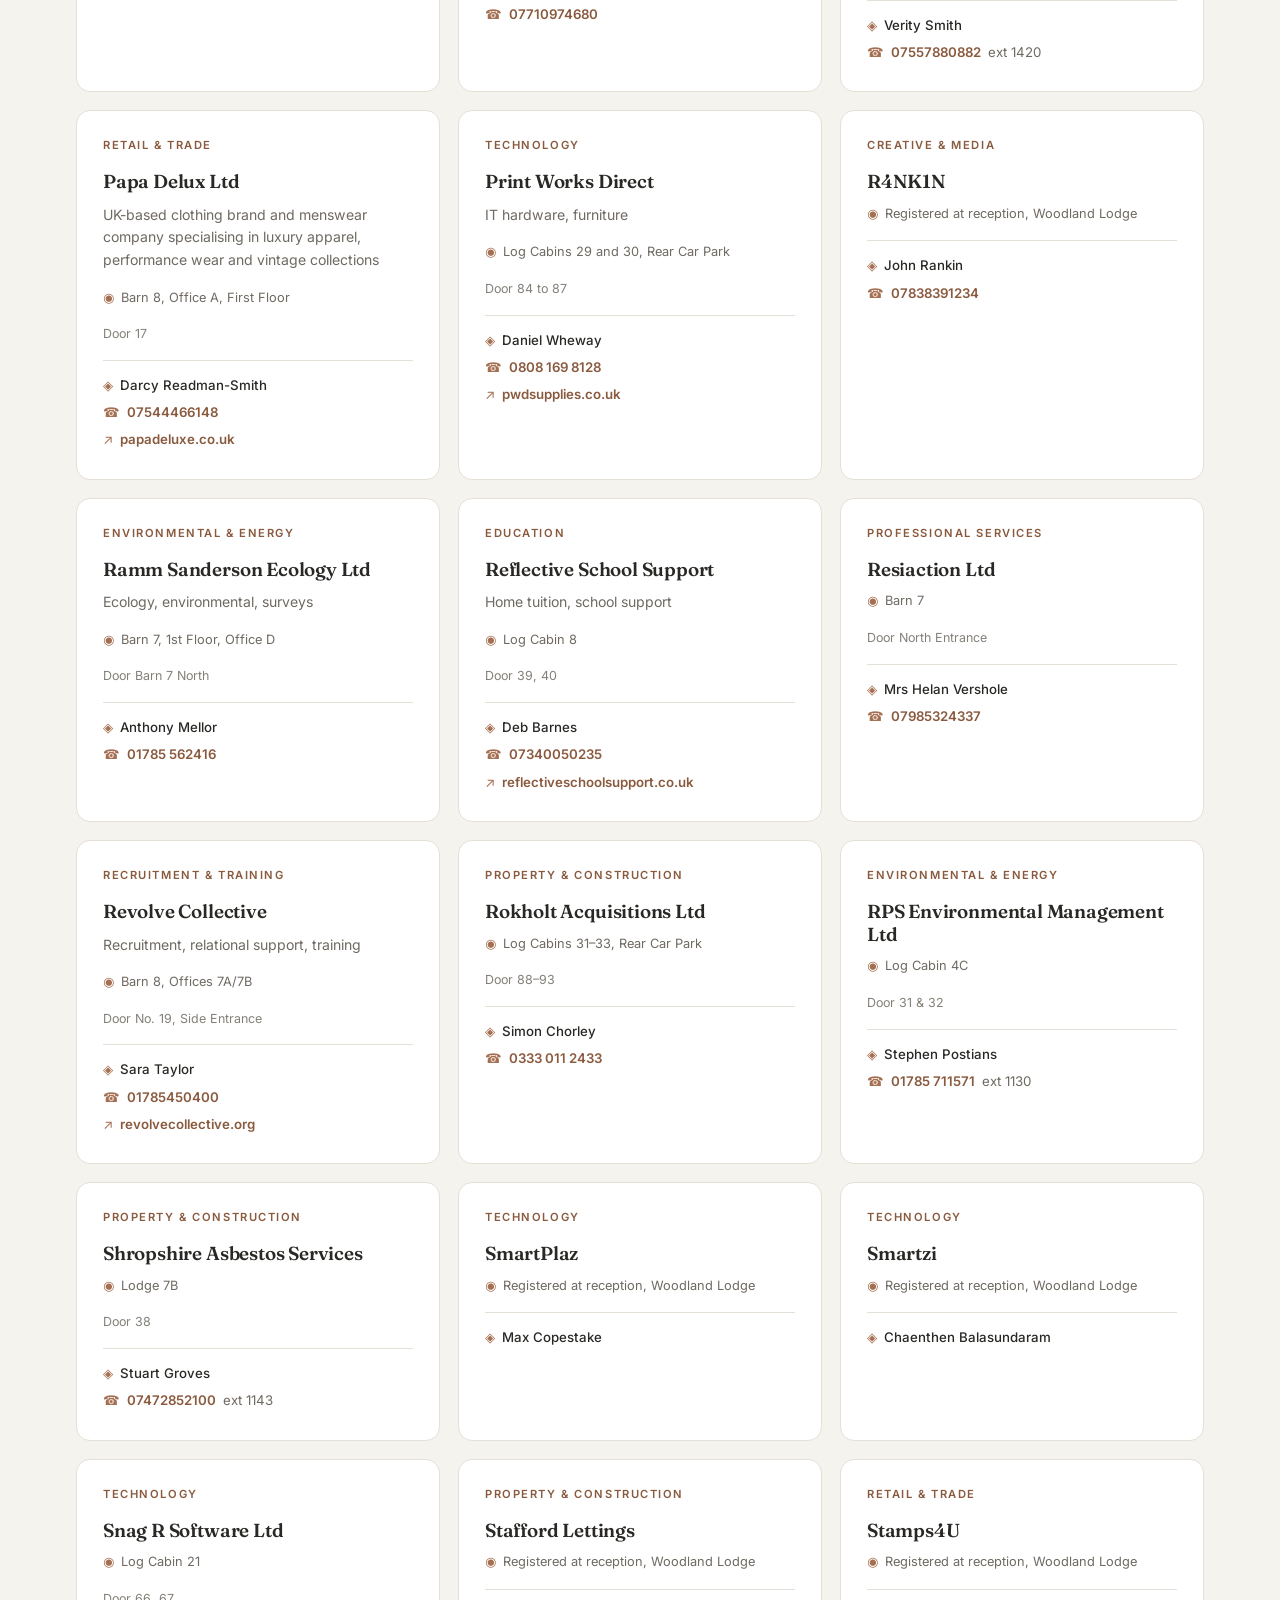
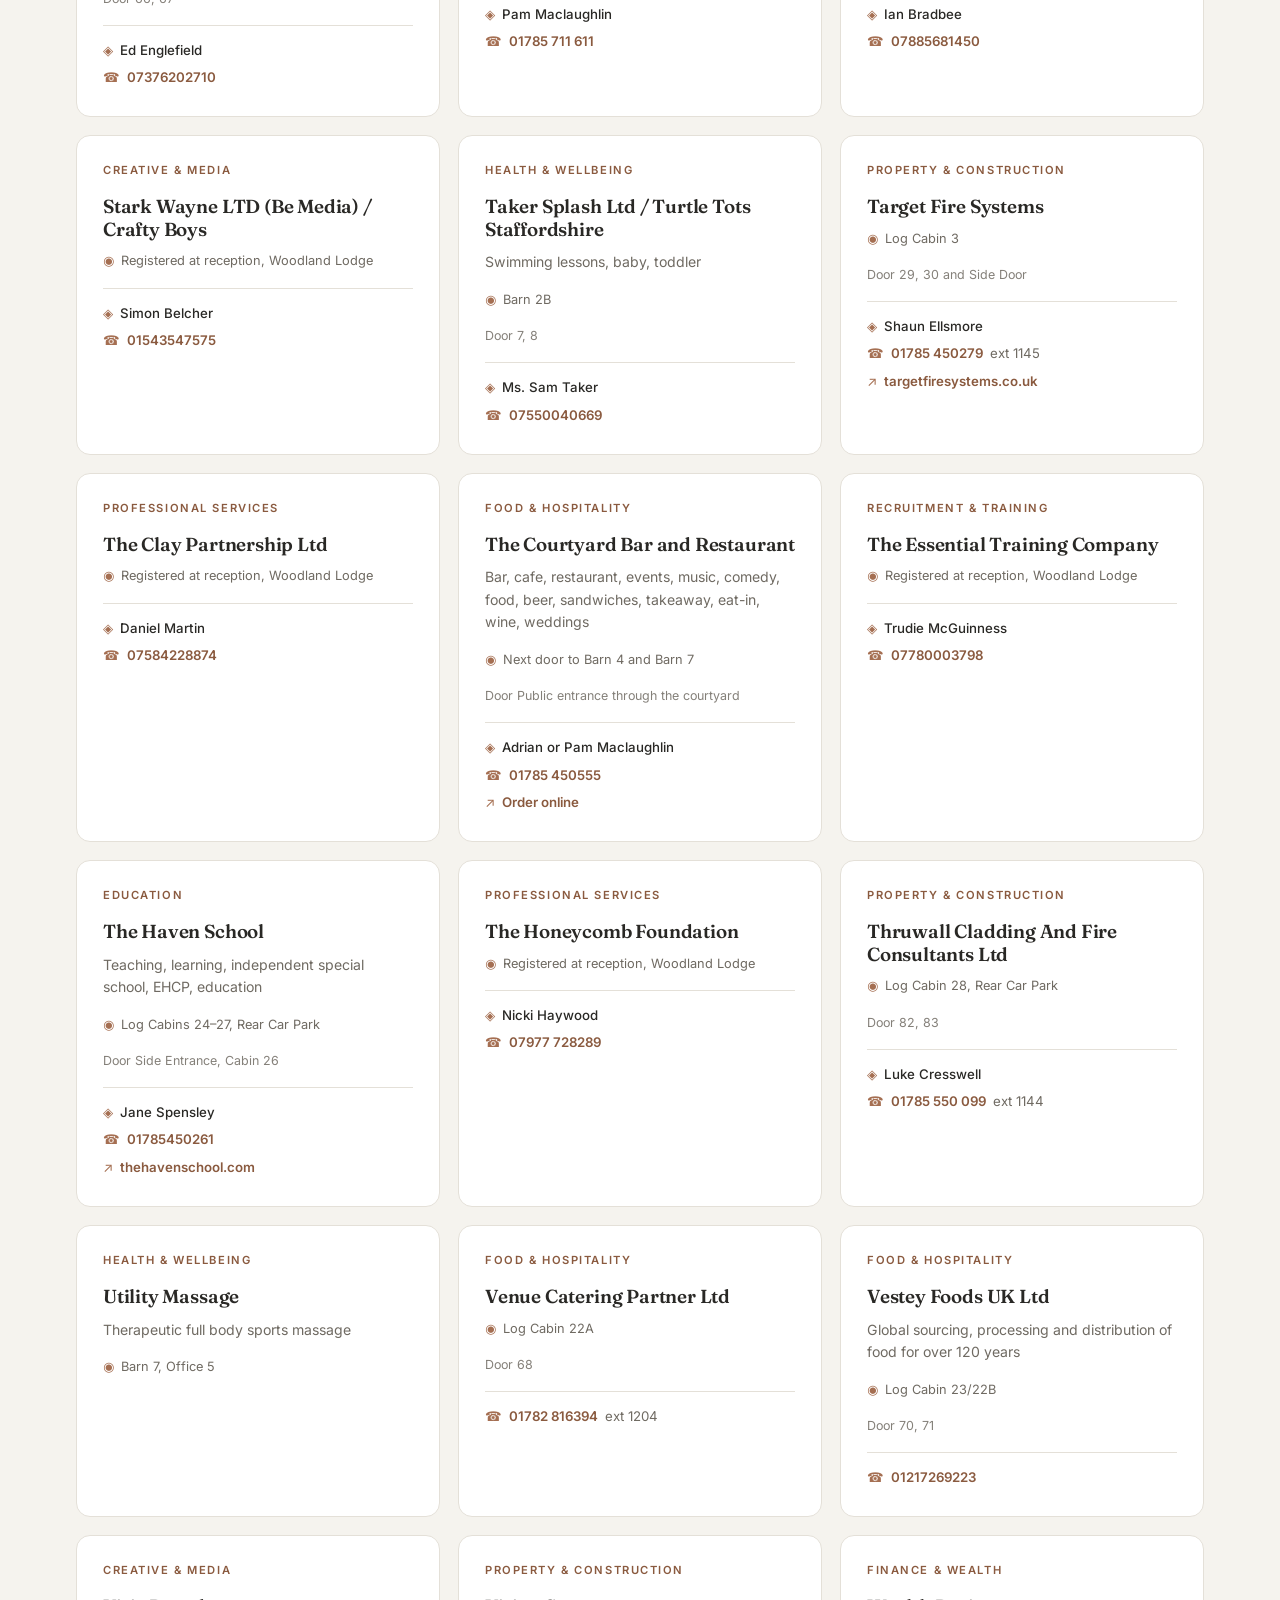
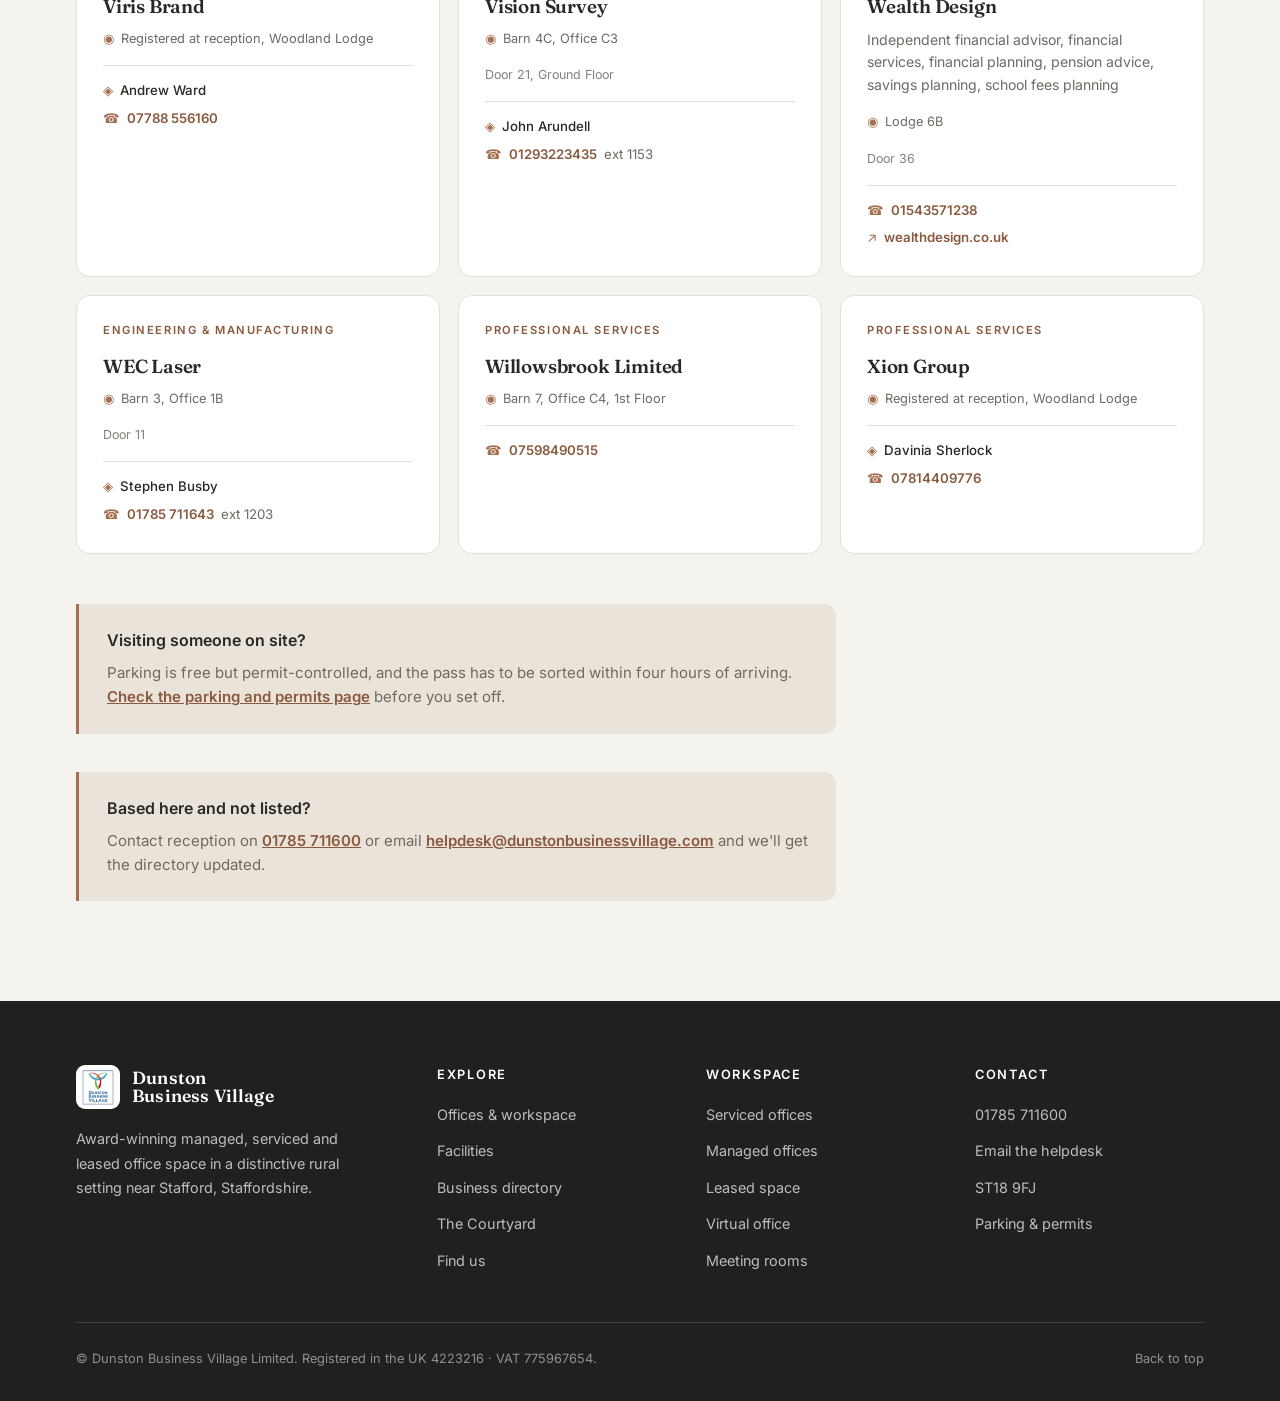
<file: directory.html>
<!DOCTYPE html>
<html lang="en-GB">
<head>
<meta charset="UTF-8">
<meta name="viewport" content="width=device-width, initial-scale=1.0">
<title>Business Directory | Dunston Business Village</title>
<meta name="description" content="Search the businesses based at Dunston Business Village by name, service or building. Includes building and door numbers to help visitors find their way around the site.">
<link rel="canonical" href="https://www.dunstonbusinessvillage.com/directory.html">
<link rel="icon" href="images/logo.jpg">
<meta property="og:type" content="website">
<meta property="og:title" content="Business directory | Dunston Business Village">
<meta property="og:description" content="Search every business based at Dunston Business Village by name, service or building.">
<meta property="og:image" content="images/brick-archway.webp">
<meta name="twitter:card" content="summary_large_image">
<link rel="preconnect" href="https://fonts.googleapis.com">
<link rel="preconnect" href="https://fonts.gstatic.com" crossorigin>
<link href="https://fonts.googleapis.com/css2?family=Fraunces:opsz,wght@9..144,400;9..144,500;9..144,600;9..144,700&amp;family=Inter:wght@400;500;600&amp;display=swap" rel="stylesheet">
<link rel="stylesheet" href="assets/css/site.css">
</head>
<body>

<a class="skip" href="#main">Skip to content</a>

<nav class="nav solid" id="nav">
  <div class="wrap nav-inner">
    <a href="index.html" class="brand">
      <img src="images/logo.jpg" alt="" width="40" height="40">
      <span class="brand-txt">Dunston<span>Business Village</span></span>
    </a>
    <button class="burger" id="burger" aria-label="Menu" aria-expanded="false" aria-controls="navLinks">
      <span></span><span></span><span></span>
    </button>
    <ul class="nav-links" id="navLinks">
      <li><a href="offices.html">Offices</a></li>
      <li><a href="facilities.html">Facilities</a></li>
      <li><a href="directory.html" aria-current="page">Directory</a></li>
      <li><a href="courtyard.html">The Courtyard</a></li>
      <li><a href="find-us.html">Find Us</a></li>
      <li><a href="find-us.html#enquire" class="call-btn">Enquire</a></li>
    </ul>
  </div>
</nav>

<main id="main">

<header class="page-head">
  <div class="ph-bg"><img src="images/brick-archway.webp" alt="" loading="eager"></div>
  <div class="wrap">
    <p class="crumbs"><a href="index.html">Home</a> <span aria-hidden="true">/</span> Business directory</p>
    <h1>Who's at Dunston Business Village.</h1>
    <p>Search by business name, service or building. Each listing shows where to find it on site, including the door number, which helps given there are 25 acres and a lot of doors.</p>
  </div>
</header>

<section class="band directory">
  <div class="wrap">

    <div class="dir-controls reveal">
      <div class="dir-search">
        <span aria-hidden="true">⌕</span>
        <label class="skip" for="dirSearch">Search the business directory</label>
        <input type="search" id="dirSearch" placeholder="Search businesses, services, buildings or door numbers…">
      </div>
    </div>

    <div class="dir-filters reveal" id="dirFilters"></div>

    <p class="dir-count" id="dirCount" role="status"></p>

    <div class="dir-grid" id="dirGrid"></div>

    <div class="callout reveal" style="margin-top:50px;max-width:760px">
      <h4>Visiting someone on site?</h4>
      <p>Parking is free but permit-controlled, and the pass has to be sorted within four hours of arriving. <a href="find-us.html#parking">Check the parking and permits page</a> before you set off.</p>
    </div>

    <div class="callout reveal" style="max-width:760px">
      <h4>Based here and not listed?</h4>
      <p>Contact reception on <a href="tel:+441785711600">01785 711600</a> or email <a href="mailto:helpdesk@dunstonbusinessvillage.com">helpdesk@dunstonbusinessvillage.com</a> and we'll get the directory updated.</p>
    </div>

  </div>
</section>

</main>

<footer>
  <div class="wrap">
    <div class="foot-grid">
      <div>
        <div class="foot-brand">
          <img src="images/logo.jpg" alt="" width="44" height="44">
          <span class="brand-txt">Dunston<br>Business Village</span>
        </div>
        <p class="desc">Award-winning managed, serviced and leased office space in a distinctive rural setting near Stafford, Staffordshire.</p>
      </div>
      <div>
        <h5>Explore</h5>
        <ul class="foot-links">
          <li><a href="offices.html">Offices &amp; workspace</a></li>
          <li><a href="facilities.html">Facilities</a></li>
          <li><a href="directory.html">Business directory</a></li>
          <li><a href="courtyard.html">The Courtyard</a></li>
          <li><a href="find-us.html">Find us</a></li>
        </ul>
      </div>
      <div>
        <h5>Workspace</h5>
        <ul class="foot-links">
          <li><a href="offices.html#serviced">Serviced offices</a></li>
          <li><a href="offices.html#managed">Managed offices</a></li>
          <li><a href="offices.html#leased">Leased space</a></li>
          <li><a href="offices.html#virtual">Virtual office</a></li>
          <li><a href="facilities.html#meeting-rooms">Meeting rooms</a></li>
        </ul>
      </div>
      <div>
        <h5>Contact</h5>
        <ul class="foot-links">
          <li><a href="tel:+441785711600">01785 711600</a></li>
          <li><a href="mailto:helpdesk@dunstonbusinessvillage.com">Email the helpdesk</a></li>
          <li><a href="find-us.html">ST18 9FJ</a></li>
          <li><a href="find-us.html#parking">Parking &amp; permits</a></li>
        </ul>
      </div>
    </div>
    <div class="foot-bottom">
      <span>© Dunston Business Village Limited. Registered in the UK 4223216 · VAT 775967654.</span>
      <span><a href="#main">Back to top</a></span>
    </div>
  </div>
</footer>

<script src="assets/js/site.js"></script>
<script src="assets/js/directory-data.js"></script>
<script src="assets/js/directory.js"></script>
</body>
</html>
</file>
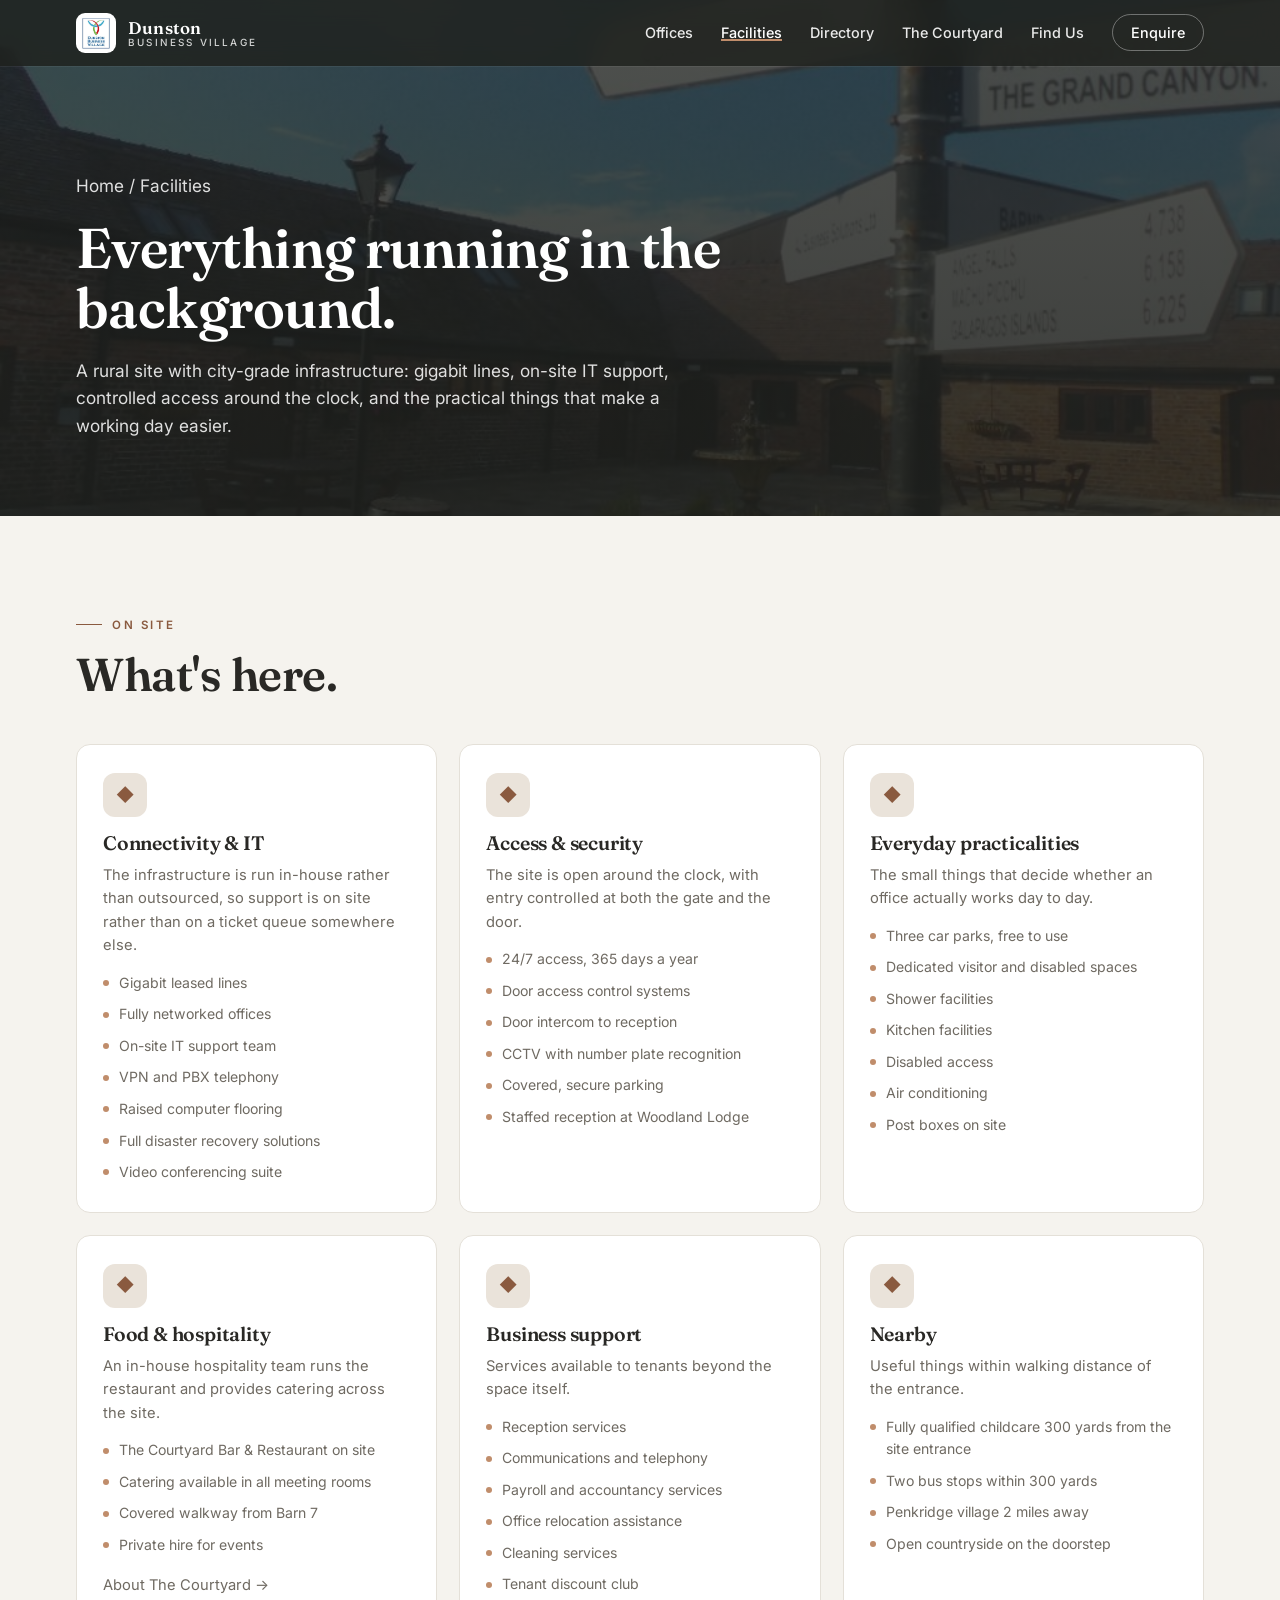
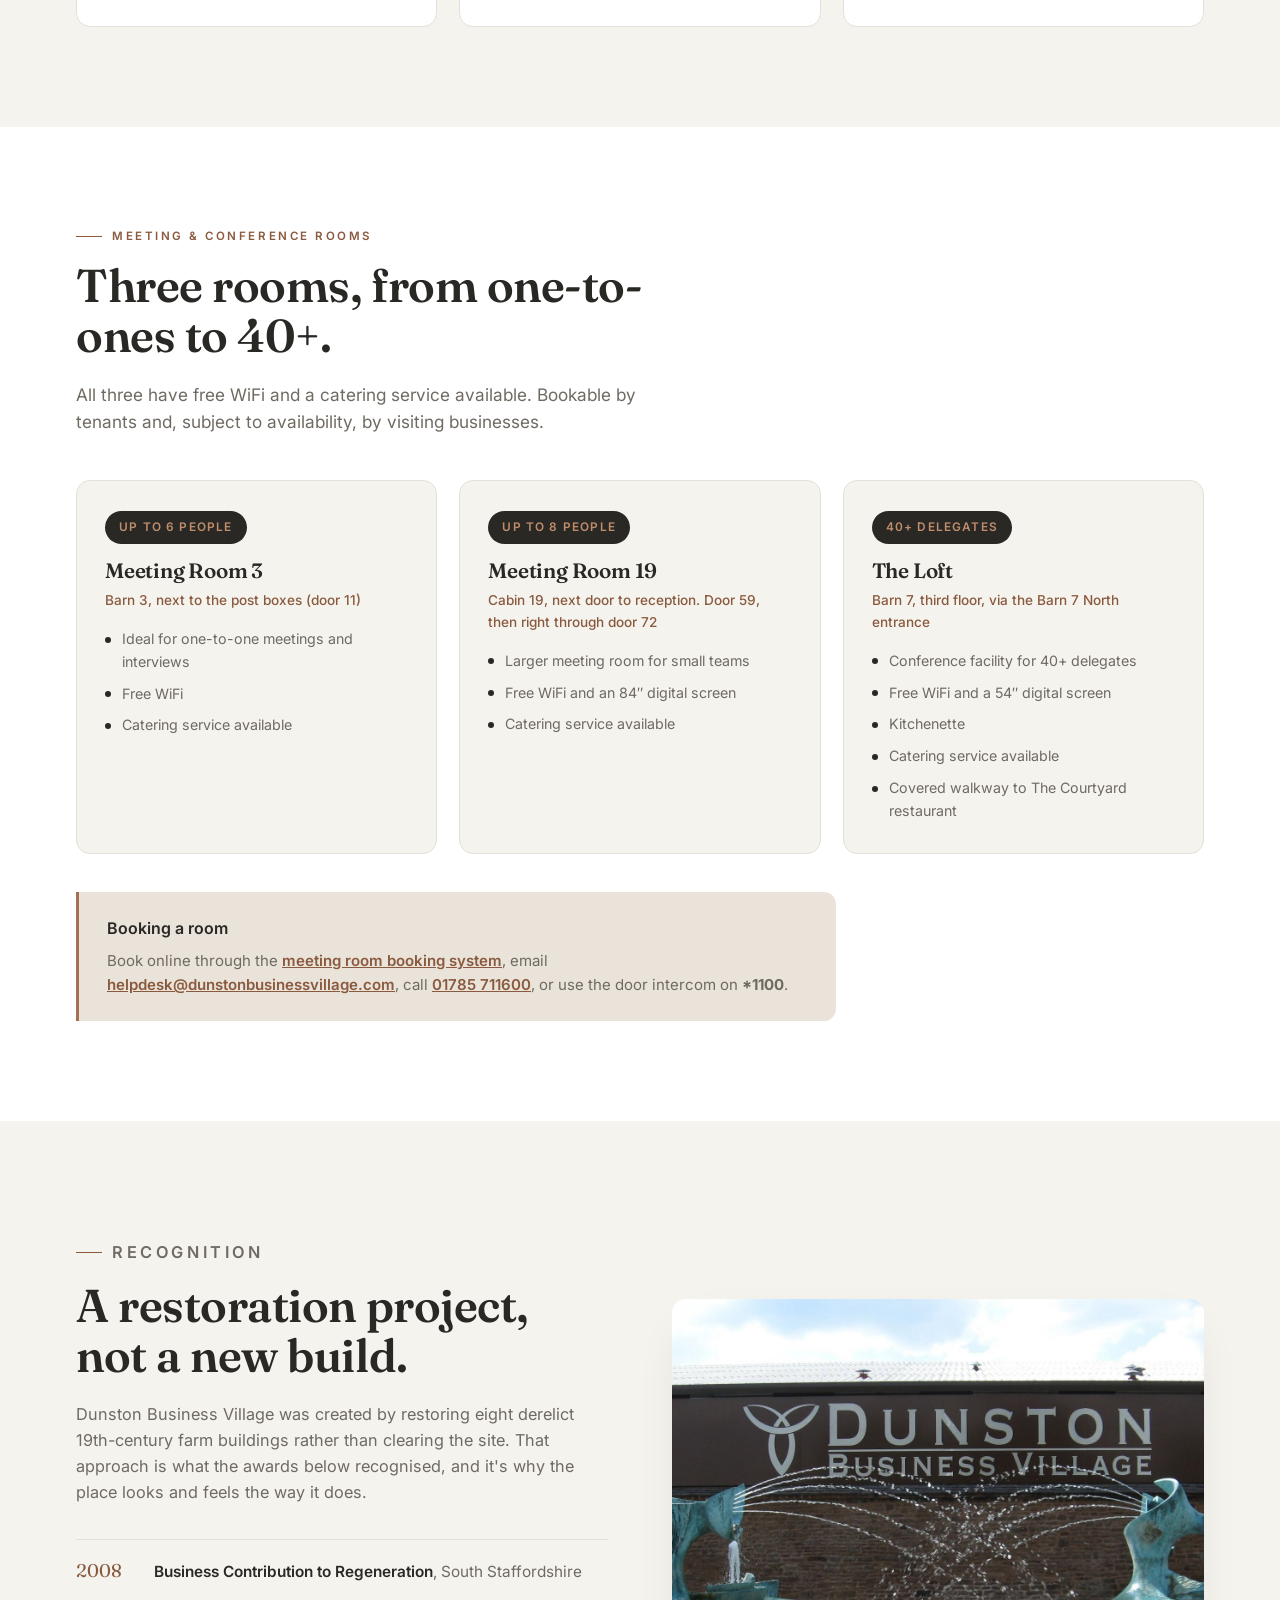
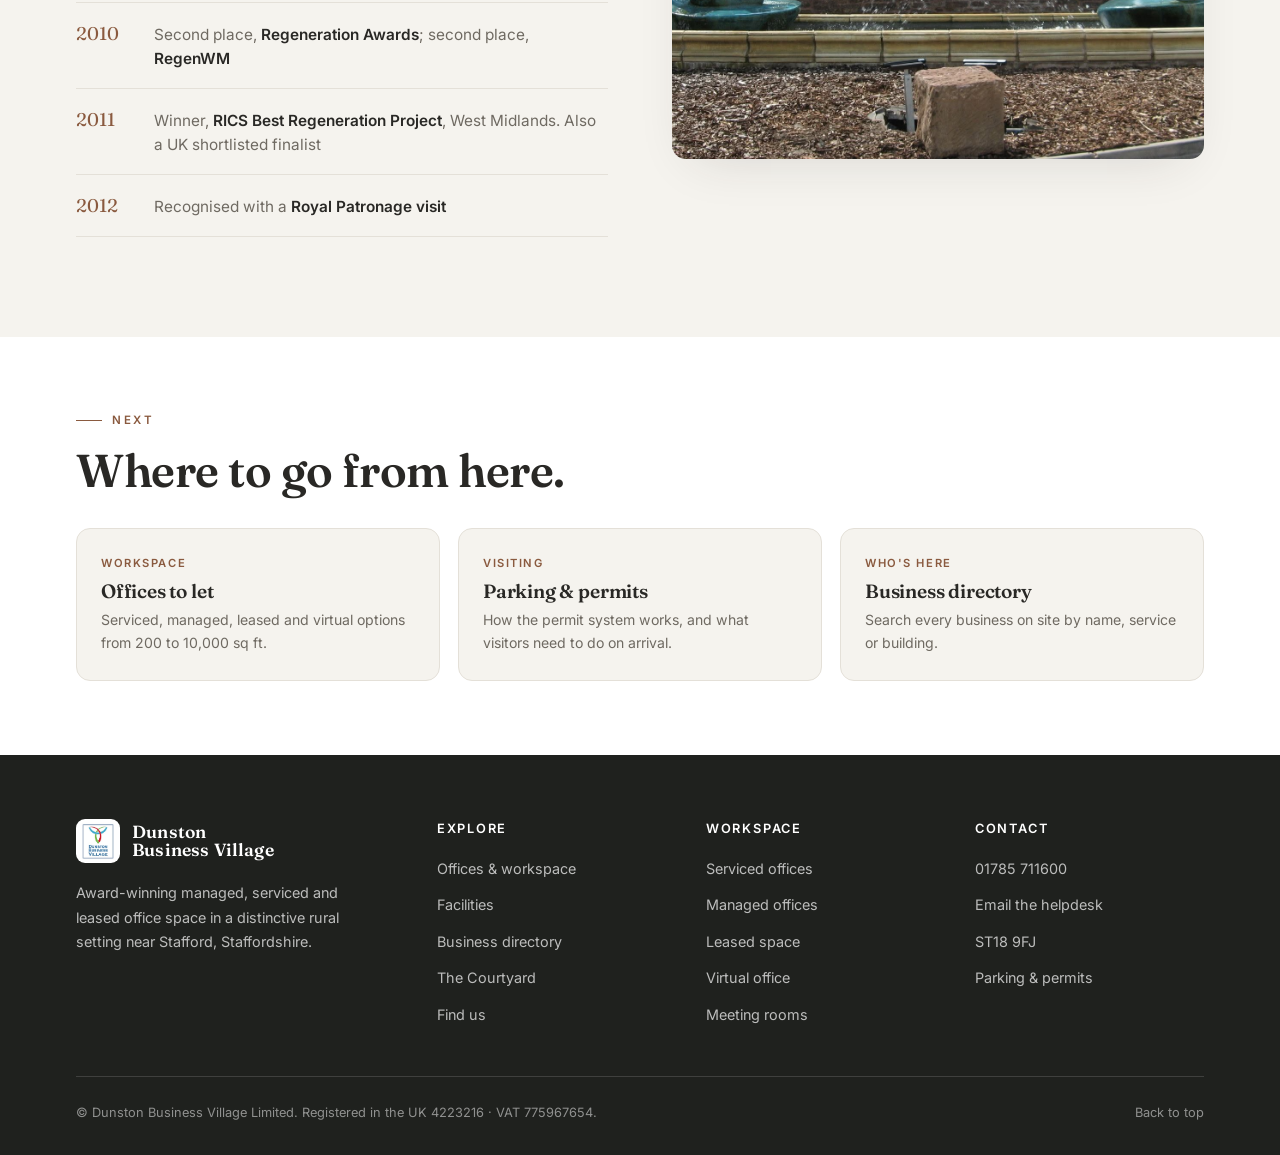
<file: facilities.html>
<!DOCTYPE html>
<html lang="en-GB">
<head>
<meta charset="UTF-8">
<meta name="viewport" content="width=device-width, initial-scale=1.0">
<title>Facilities &amp; Meeting Rooms | Dunston Business Village</title>
<meta name="description" content="24/7 access, gigabit leased lines, on-site IT support, door access control and ANPR CCTV, three car parks, shower facilities and three bookable meeting rooms near Stafford.">
<link rel="canonical" href="https://www.dunstonbusinessvillage.com/facilities.html">
<link rel="icon" href="images/logo.jpg">
<meta property="og:type" content="website">
<meta property="og:title" content="Facilities at Dunston Business Village">
<meta property="og:description" content="24/7 access, gigabit connectivity, on-site IT support, meeting rooms from 6 to 40+ delegates, and an on-site restaurant.">
<meta property="og:image" content="images/courtyard-signpost.jpg">
<meta name="twitter:card" content="summary_large_image">
<link rel="preconnect" href="https://fonts.googleapis.com">
<link rel="preconnect" href="https://fonts.gstatic.com" crossorigin>
<link href="https://fonts.googleapis.com/css2?family=Fraunces:opsz,wght@9..144,400;9..144,500;9..144,600;9..144,700&amp;family=Inter:wght@400;500;600&amp;display=swap" rel="stylesheet">
<link rel="stylesheet" href="assets/css/site.css">
</head>
<body>

<a class="skip" href="#main">Skip to content</a>

<nav class="nav solid" id="nav">
  <div class="wrap nav-inner">
    <a href="index.html" class="brand">
      <img src="images/logo.jpg" alt="" width="40" height="40">
      <span class="brand-txt">Dunston<span>Business Village</span></span>
    </a>
    <button class="burger" id="burger" aria-label="Menu" aria-expanded="false" aria-controls="navLinks">
      <span></span><span></span><span></span>
    </button>
    <ul class="nav-links" id="navLinks">
      <li><a href="offices.html">Offices</a></li>
      <li><a href="facilities.html" aria-current="page">Facilities</a></li>
      <li><a href="directory.html">Directory</a></li>
      <li><a href="courtyard.html">The Courtyard</a></li>
      <li><a href="find-us.html">Find Us</a></li>
      <li><a href="find-us.html#enquire" class="call-btn">Enquire</a></li>
    </ul>
  </div>
</nav>

<main id="main">

<header class="page-head">
  <div class="ph-bg"><img src="images/courtyard-signpost.jpg" alt="" loading="eager"></div>
  <div class="wrap">
    <p class="crumbs"><a href="index.html">Home</a> <span aria-hidden="true">/</span> Facilities</p>
    <h1>Everything running in the background.</h1>
    <p>A rural site with city-grade infrastructure: gigabit lines, on-site IT support, controlled access around the clock, and the practical things that make a working day easier.</p>
  </div>
</header>

<!-- CORE FACILITIES -->
<section class="band">
  <div class="wrap">
    <div class="reveal">
      <p class="sec-eyebrow">On site</p>
      <h2 class="sec-title">What's here.</h2>
    </div>
    <div class="spec-grid reveal">
      <article class="spec">
        <div class="ic" aria-hidden="true">◆</div>
        <h3>Connectivity &amp; IT</h3>
        <p>The infrastructure is run in-house rather than outsourced, so support is on site rather than on a ticket queue somewhere else.</p>
        <ul>
          <li>Gigabit leased lines</li>
          <li>Fully networked offices</li>
          <li>On-site IT support team</li>
          <li>VPN and PBX telephony</li>
          <li>Raised computer flooring</li>
          <li>Full disaster recovery solutions</li>
          <li>Video conferencing suite</li>
        </ul>
      </article>

      <article class="spec">
        <div class="ic" aria-hidden="true">◆</div>
        <h3>Access &amp; security</h3>
        <p>The site is open around the clock, with entry controlled at both the gate and the door.</p>
        <ul>
          <li>24/7 access, 365 days a year</li>
          <li>Door access control systems</li>
          <li>Door intercom to reception</li>
          <li>CCTV with number plate recognition</li>
          <li>Covered, secure parking</li>
          <li>Staffed reception at Woodland Lodge</li>
        </ul>
      </article>

      <article class="spec">
        <div class="ic" aria-hidden="true">◆</div>
        <h3>Everyday practicalities</h3>
        <p>The small things that decide whether an office actually works day to day.</p>
        <ul>
          <li>Three car parks, free to use</li>
          <li>Dedicated visitor and disabled spaces</li>
          <li>Shower facilities</li>
          <li>Kitchen facilities</li>
          <li>Disabled access</li>
          <li>Air conditioning</li>
          <li>Post boxes on site</li>
        </ul>
      </article>

      <article class="spec">
        <div class="ic" aria-hidden="true">◆</div>
        <h3>Food &amp; hospitality</h3>
        <p>An in-house hospitality team runs the restaurant and provides catering across the site.</p>
        <ul>
          <li>The Courtyard Bar &amp; Restaurant on site</li>
          <li>Catering available in all meeting rooms</li>
          <li>Covered walkway from Barn 7</li>
          <li>Private hire for events</li>
        </ul>
        <p style="margin-top:18px"><a href="courtyard.html" class="opt-cta">About The Courtyard <span aria-hidden="true">→</span></a></p>
      </article>

      <article class="spec">
        <div class="ic" aria-hidden="true">◆</div>
        <h3>Business support</h3>
        <p>Services available to tenants beyond the space itself.</p>
        <ul>
          <li>Reception services</li>
          <li>Communications and telephony</li>
          <li>Payroll and accountancy services</li>
          <li>Office relocation assistance</li>
          <li>Cleaning services</li>
          <li>Tenant discount club</li>
        </ul>
      </article>

      <article class="spec">
        <div class="ic" aria-hidden="true">◆</div>
        <h3>Nearby</h3>
        <p>Useful things within walking distance of the entrance.</p>
        <ul>
          <li>Fully qualified childcare 300 yards from the site entrance</li>
          <li>Two bus stops within 300 yards</li>
          <li>Penkridge village 2 miles away</li>
          <li>Open countryside on the doorstep</li>
        </ul>
      </article>
    </div>
  </div>
</section>

<!-- MEETING ROOMS -->
<section class="band loc" id="meeting-rooms">
  <div class="wrap">
    <div class="reveal">
      <p class="sec-eyebrow">Meeting &amp; conference rooms</p>
      <h2 class="sec-title">Three rooms, from one-to-ones to 40+.</h2>
      <p class="sec-lead">All three have free WiFi and a catering service available. Bookable by tenants and, subject to availability, by visiting businesses.</p>
    </div>

    <div class="room-grid reveal">
      <article class="room">
        <p class="cap">Up to 6 people</p>
        <h3>Meeting Room 3</h3>
        <p class="where">Barn 3, next to the post boxes (door 11)</p>
        <ul>
          <li>Ideal for one-to-one meetings and interviews</li>
          <li>Free WiFi</li>
          <li>Catering service available</li>
        </ul>
      </article>

      <article class="room">
        <p class="cap">Up to 8 people</p>
        <h3>Meeting Room 19</h3>
        <p class="where">Cabin 19, next door to reception. Door 59, then right through door 72</p>
        <ul>
          <li>Larger meeting room for small teams</li>
          <li>Free WiFi and an 84&Prime; digital screen</li>
          <li>Catering service available</li>
        </ul>
      </article>

      <article class="room">
        <p class="cap">40+ delegates</p>
        <h3>The Loft</h3>
        <p class="where">Barn 7, third floor, via the Barn 7 North entrance</p>
        <ul>
          <li>Conference facility for 40+ delegates</li>
          <li>Free WiFi and a 54&Prime; digital screen</li>
          <li>Kitchenette</li>
          <li>Catering service available</li>
          <li>Covered walkway to The Courtyard restaurant</li>
        </ul>
      </article>
    </div>

    <div class="callout reveal" style="max-width:760px">
      <h4>Booking a room</h4>
      <p>Book online through the <a href="https://www.dunstonbusinessvillage.com/mrbs">meeting room booking system</a>, email <a href="mailto:helpdesk@dunstonbusinessvillage.com">helpdesk@dunstonbusinessvillage.com</a>, call <a href="tel:+441785711600">01785 711600</a>, or use the door intercom on <strong>*1100</strong>.</p>
    </div>
  </div>
</section>

<!-- AWARDS -->
<section class="band">
  <div class="wrap split reveal">
    <div class="split-copy">
      <p class="sec-eyebrow">Recognition</p>
      <h2 class="sec-title">A restoration project, not a new build.</h2>
      <p>Dunston Business Village was created by restoring eight derelict 19th-century farm buildings rather than clearing the site. That approach is what the awards below recognised, and it's why the place looks and feels the way it does.</p>
      <ul class="awards">
        <li><span class="yr">2008</span><span class="aw"><strong>Business Contribution to Regeneration</strong>, South Staffordshire</span></li>
        <li><span class="yr">2010</span><span class="aw">Second place, <strong>Regeneration Awards</strong>; second place, <strong>RegenWM</strong></span></li>
        <li><span class="yr">2011</span><span class="aw">Winner, <strong>RICS Best Regeneration Project</strong>, West Midlands. Also a UK shortlisted finalist</span></li>
        <li><span class="yr">2012</span><span class="aw">Recognised with a <strong>Royal Patronage visit</strong></span></li>
      </ul>
    </div>
    <div class="split-media">
      <img src="images/fountain.jpg" alt="Bronze fountain sculpture at the entrance to Dunston Business Village" loading="lazy">
    </div>
  </div>
</section>

<!-- NEXT -->
<section class="band-tight loc">
  <div class="wrap">
    <p class="sec-eyebrow reveal">Next</p>
    <h2 class="sec-title reveal" style="margin-bottom:32px">Where to go from here.</h2>
    <div class="next-nav reveal">
      <a class="next-card" href="offices.html">
        <p class="k">Workspace</p>
        <h3>Offices to let</h3>
        <p>Serviced, managed, leased and virtual options from 200 to 10,000 sq ft.</p>
      </a>
      <a class="next-card" href="find-us.html#parking">
        <p class="k">Visiting</p>
        <h3>Parking &amp; permits</h3>
        <p>How the permit system works, and what visitors need to do on arrival.</p>
      </a>
      <a class="next-card" href="directory.html">
        <p class="k">Who's here</p>
        <h3>Business directory</h3>
        <p>Search every business on site by name, service or building.</p>
      </a>
    </div>
  </div>
</section>

</main>

<footer>
  <div class="wrap">
    <div class="foot-grid">
      <div>
        <div class="foot-brand">
          <img src="images/logo.jpg" alt="" width="44" height="44">
          <span class="brand-txt">Dunston<br>Business Village</span>
        </div>
        <p class="desc">Award-winning managed, serviced and leased office space in a distinctive rural setting near Stafford, Staffordshire.</p>
      </div>
      <div>
        <h5>Explore</h5>
        <ul class="foot-links">
          <li><a href="offices.html">Offices &amp; workspace</a></li>
          <li><a href="facilities.html">Facilities</a></li>
          <li><a href="directory.html">Business directory</a></li>
          <li><a href="courtyard.html">The Courtyard</a></li>
          <li><a href="find-us.html">Find us</a></li>
        </ul>
      </div>
      <div>
        <h5>Workspace</h5>
        <ul class="foot-links">
          <li><a href="offices.html#serviced">Serviced offices</a></li>
          <li><a href="offices.html#managed">Managed offices</a></li>
          <li><a href="offices.html#leased">Leased space</a></li>
          <li><a href="offices.html#virtual">Virtual office</a></li>
          <li><a href="facilities.html#meeting-rooms">Meeting rooms</a></li>
        </ul>
      </div>
      <div>
        <h5>Contact</h5>
        <ul class="foot-links">
          <li><a href="tel:+441785711600">01785 711600</a></li>
          <li><a href="mailto:helpdesk@dunstonbusinessvillage.com">Email the helpdesk</a></li>
          <li><a href="find-us.html">ST18 9FJ</a></li>
          <li><a href="find-us.html#parking">Parking &amp; permits</a></li>
        </ul>
      </div>
    </div>
    <div class="foot-bottom">
      <span>© Dunston Business Village Limited. Registered in the UK 4223216 · VAT 775967654.</span>
      <span><a href="#main">Back to top</a></span>
    </div>
  </div>
</footer>

<script src="assets/js/site.js"></script>
</body>
</html>
</file>
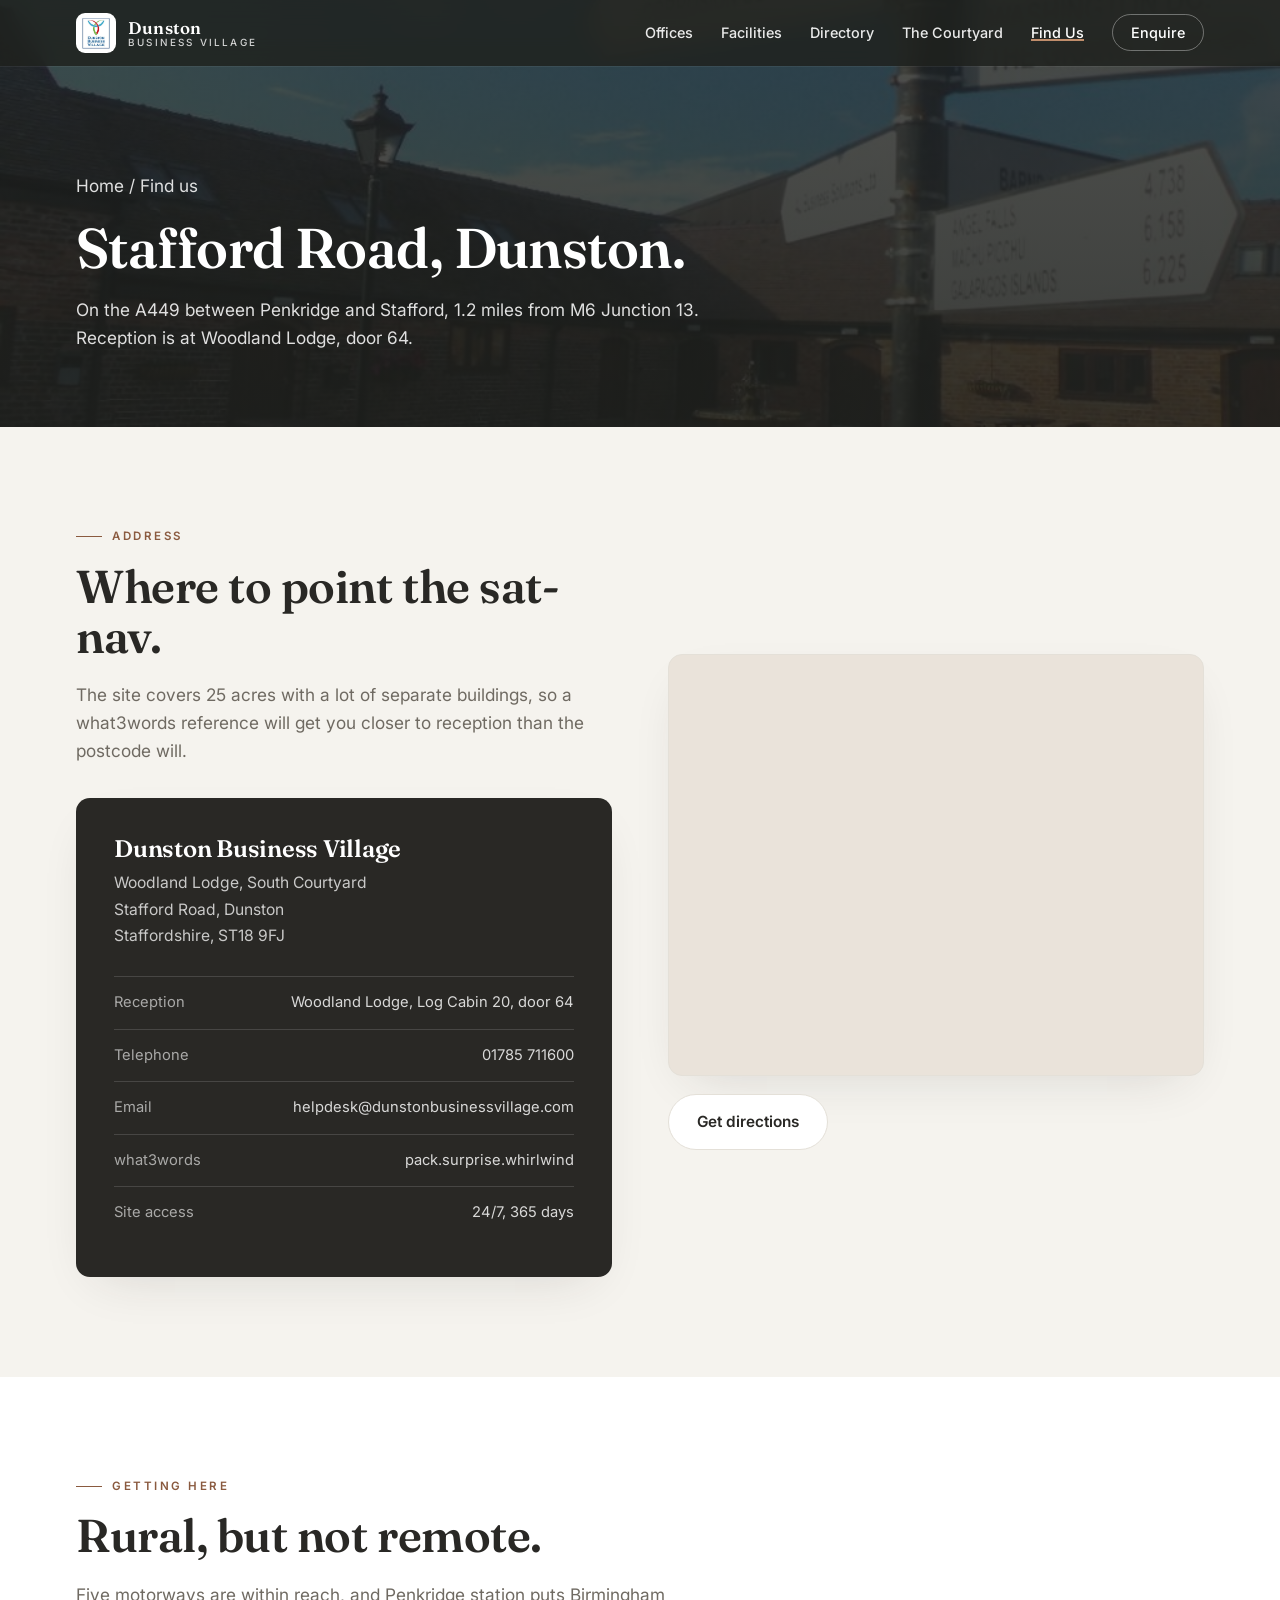
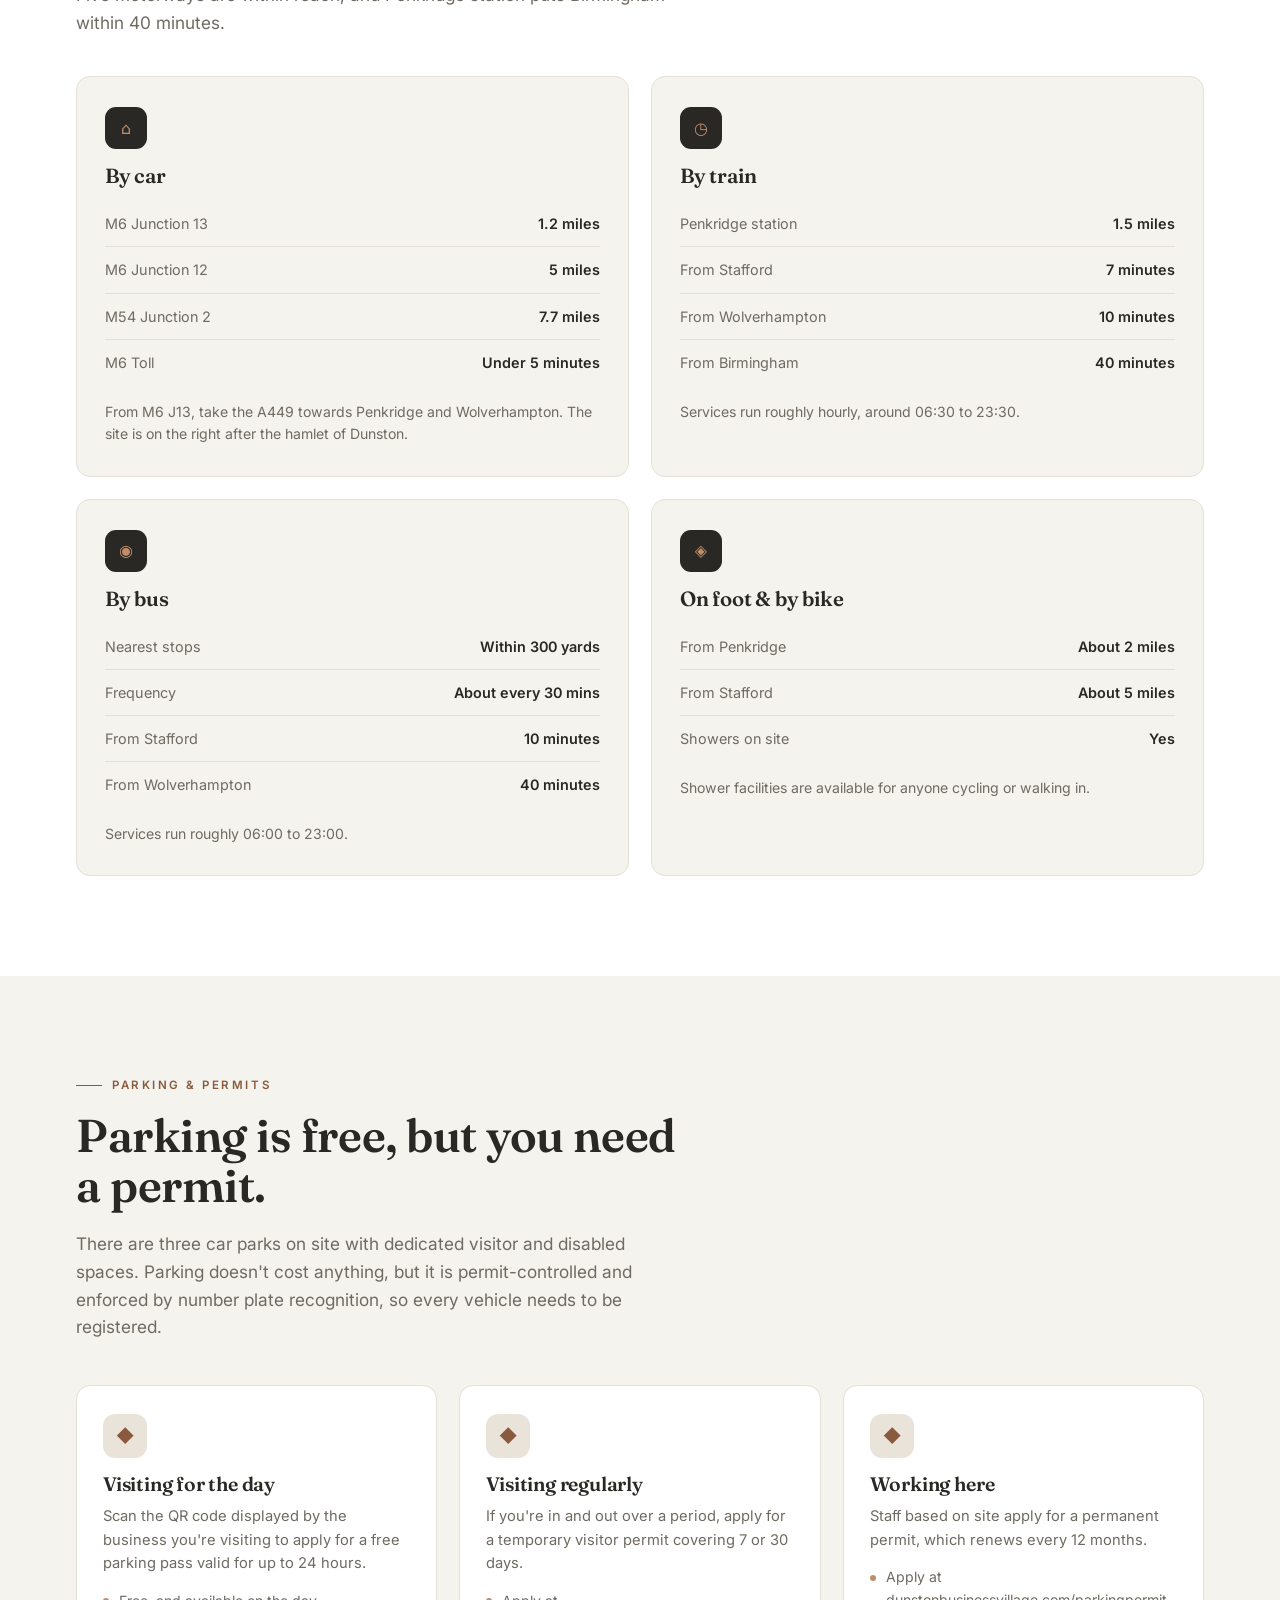
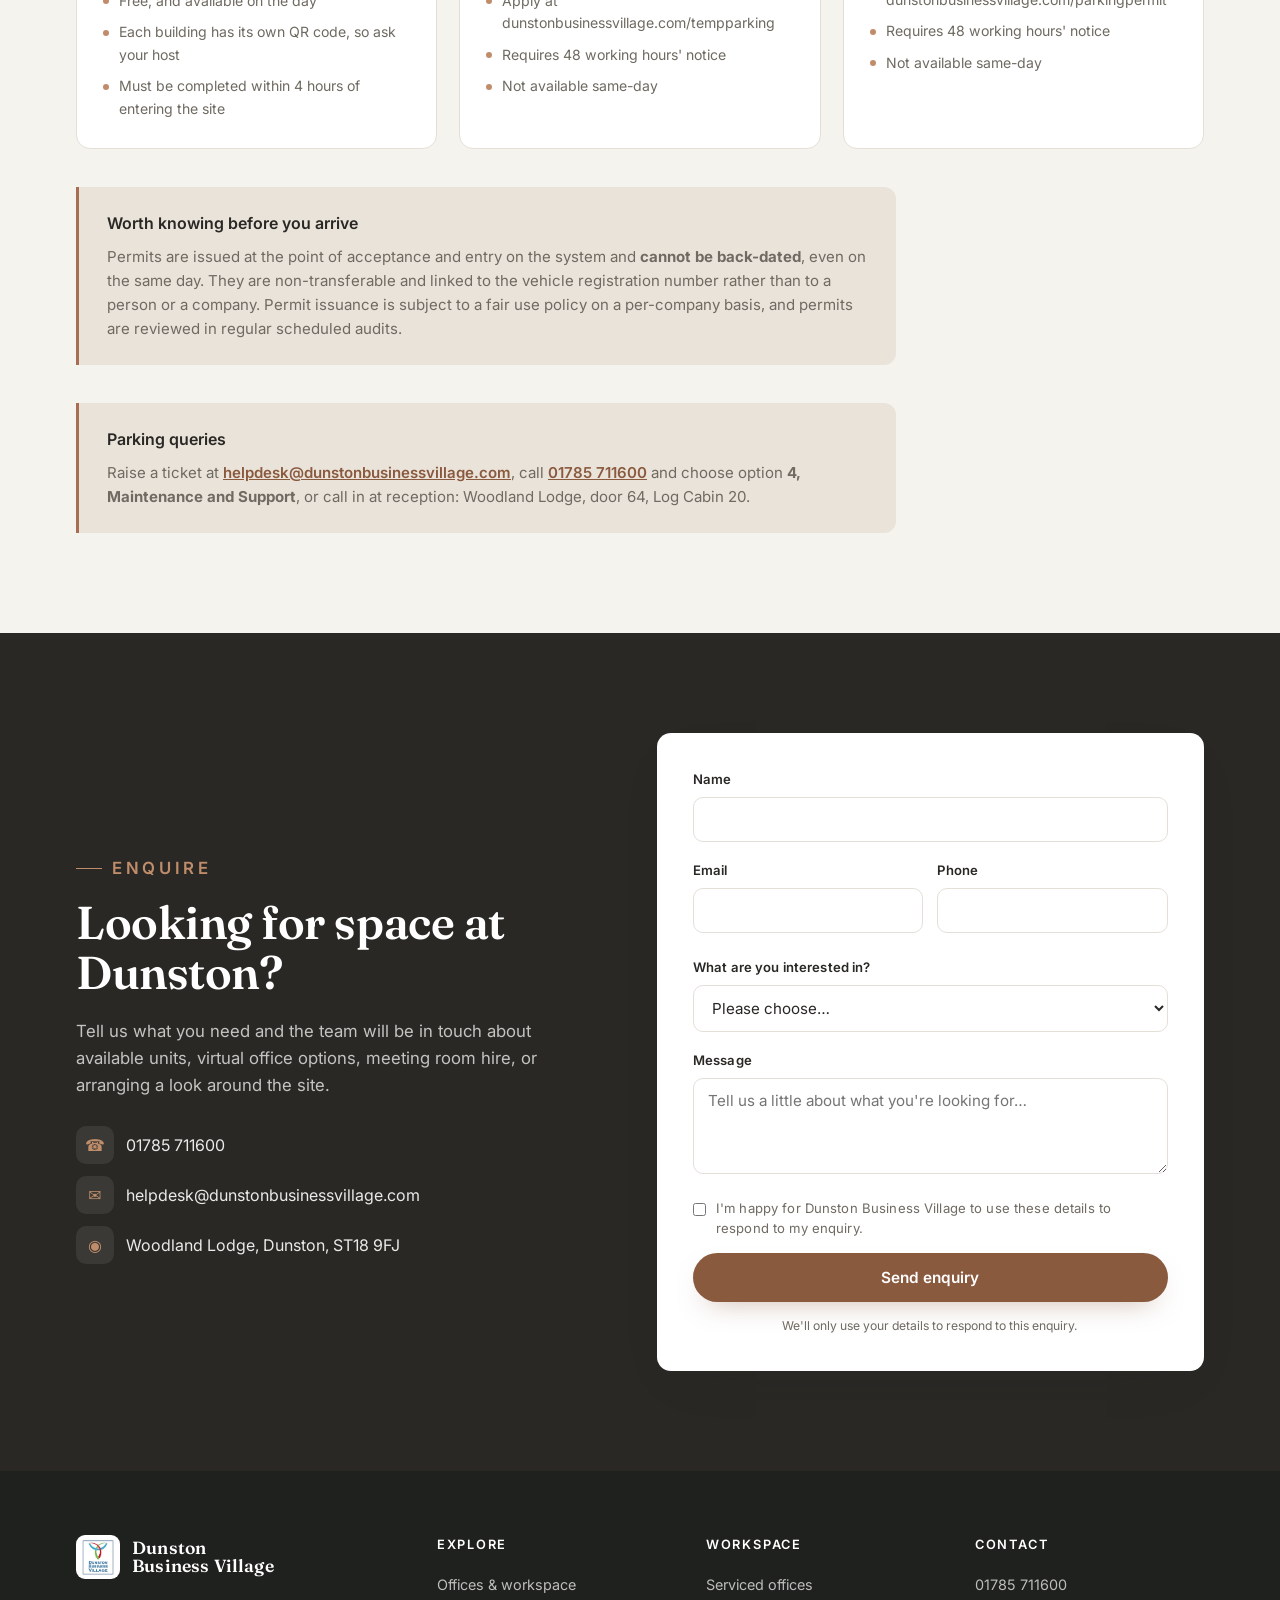
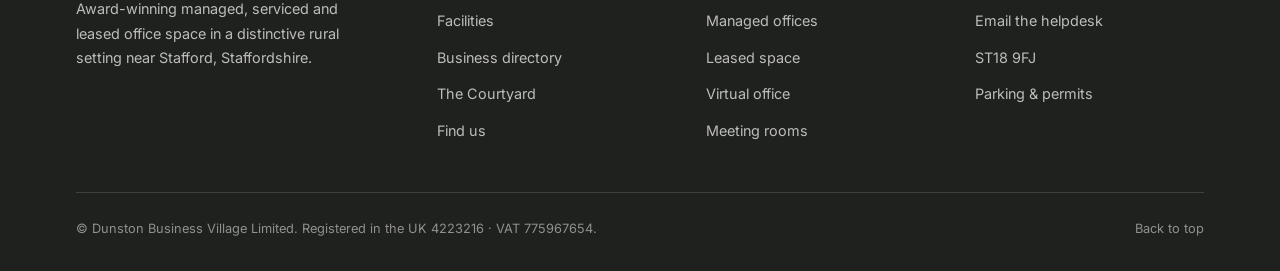
<file: find-us.html>
<!DOCTYPE html>
<html lang="en-GB">
<head>
<meta charset="UTF-8">
<meta name="viewport" content="width=device-width, initial-scale=1.0">
<title>Find Us, Parking &amp; Contact | Dunston Business Village</title>
<meta name="description" content="Directions to Dunston Business Village near Stafford by car, train and bus, how the free permit-controlled parking works, and how to make an enquiry.">
<link rel="canonical" href="https://www.dunstonbusinessvillage.com/find-us.html">
<link rel="icon" href="images/logo.jpg">
<meta property="og:type" content="website">
<meta property="og:title" content="Find Dunston Business Village">
<meta property="og:description" content="1.2 miles from M6 Junction 13. Directions, parking permits and contact details.">
<meta property="og:image" content="images/courtyard-signpost.jpg">
<meta name="twitter:card" content="summary_large_image">
<link rel="preconnect" href="https://fonts.googleapis.com">
<link rel="preconnect" href="https://fonts.gstatic.com" crossorigin>
<link href="https://fonts.googleapis.com/css2?family=Fraunces:opsz,wght@9..144,400;9..144,500;9..144,600;9..144,700&amp;family=Inter:wght@400;500;600&amp;display=swap" rel="stylesheet">
<link rel="stylesheet" href="assets/css/site.css">
</head>
<body>

<a class="skip" href="#main">Skip to content</a>

<nav class="nav solid" id="nav">
  <div class="wrap nav-inner">
    <a href="index.html" class="brand">
      <img src="images/logo.jpg" alt="" width="40" height="40">
      <span class="brand-txt">Dunston<span>Business Village</span></span>
    </a>
    <button class="burger" id="burger" aria-label="Menu" aria-expanded="false" aria-controls="navLinks">
      <span></span><span></span><span></span>
    </button>
    <ul class="nav-links" id="navLinks">
      <li><a href="offices.html">Offices</a></li>
      <li><a href="facilities.html">Facilities</a></li>
      <li><a href="directory.html">Directory</a></li>
      <li><a href="courtyard.html">The Courtyard</a></li>
      <li><a href="find-us.html" aria-current="page">Find Us</a></li>
      <li><a href="#enquire" class="call-btn">Enquire</a></li>
    </ul>
  </div>
</nav>

<main id="main">

<header class="page-head">
  <div class="ph-bg"><img src="images/courtyard-signpost.jpg" alt="" loading="eager"></div>
  <div class="wrap">
    <p class="crumbs"><a href="index.html">Home</a> <span aria-hidden="true">/</span> Find us</p>
    <h1>Stafford Road, Dunston.</h1>
    <p>On the A449 between Penkridge and Stafford, 1.2 miles from M6 Junction 13. Reception is at Woodland Lodge, door 64.</p>
  </div>
</header>

<!-- ADDRESS + MAP -->
<section class="band">
  <div class="wrap loc-grid">
    <div class="reveal">
      <p class="sec-eyebrow">Address</p>
      <h2 class="sec-title">Where to point the sat-nav.</h2>
      <p class="sec-lead">The site covers 25 acres with a lot of separate buildings, so a what3words reference will get you closer to reception than the postcode will.</p>

      <div class="loc-card" style="margin-top:34px">
        <h3>Dunston Business Village</h3>
        <p class="addr">Woodland Lodge, South Courtyard<br>Stafford Road, Dunston<br>Staffordshire, ST18 9FJ</p>
        <div class="row"><span>Reception</span><span>Woodland Lodge, Log Cabin 20, door 64</span></div>
        <div class="row"><span>Telephone</span><span><a href="tel:+441785711600">01785 711600</a></span></div>
        <div class="row"><span>Email</span><span><a href="mailto:helpdesk@dunstonbusinessvillage.com">helpdesk@dunston&#8203;businessvillage.com</a></span></div>
        <div class="row"><span>what3words</span><span><a href="https://what3words.com/pack.surprise.whirlwind">pack.surprise.whirlwind</a></span></div>
        <div class="row"><span>Site access</span><span>24/7, 365 days</span></div>
      </div>
    </div>

    <div class="reveal">
      <div class="map-wrap">
        <iframe
          title="Map showing the location of Dunston Business Village, Stafford Road, Dunston, Staffordshire"
          src="https://www.openstreetmap.org/export/embed.html?bbox=-2.1176%2C52.7436%2C-2.0976%2C52.7496&amp;layer=mapnik&amp;marker=52.746583%2C-2.107609"
          loading="lazy" referrerpolicy="no-referrer-when-downgrade"></iframe>
      </div>
      <p style="margin-top:18px"><a class="btn btn-outline" href="https://www.google.com/maps/dir/?api=1&amp;destination=52.746583,-2.107609">Get directions</a></p>
    </div>
  </div>
</section>

<!-- TRAVEL -->
<section class="band loc">
  <div class="wrap">
    <div class="reveal">
      <p class="sec-eyebrow">Getting here</p>
      <h2 class="sec-title">Rural, but not remote.</h2>
      <p class="sec-lead">Five motorways are within reach, and Penkridge station puts Birmingham within 40 minutes.</p>
    </div>

    <div class="travel-grid reveal">
      <article class="travel">
        <div class="ic" aria-hidden="true">⌂</div>
        <h3>By car</h3>
        <dl>
          <div><dt>M6 Junction 13</dt><dd>1.2 miles</dd></div>
          <div><dt>M6 Junction 12</dt><dd>5 miles</dd></div>
          <div><dt>M54 Junction 2</dt><dd>7.7 miles</dd></div>
          <div><dt>M6 Toll</dt><dd>Under 5 minutes</dd></div>
        </dl>
        <p style="font-size:.88rem;color:var(--muted);margin-top:16px">From M6 J13, take the A449 towards Penkridge and Wolverhampton. The site is on the right after the hamlet of Dunston.</p>
      </article>

      <article class="travel">
        <div class="ic" aria-hidden="true">◷</div>
        <h3>By train</h3>
        <dl>
          <div><dt>Penkridge station</dt><dd>1.5 miles</dd></div>
          <div><dt>From Stafford</dt><dd>7 minutes</dd></div>
          <div><dt>From Wolverhampton</dt><dd>10 minutes</dd></div>
          <div><dt>From Birmingham</dt><dd>40 minutes</dd></div>
        </dl>
        <p style="font-size:.88rem;color:var(--muted);margin-top:16px">Services run roughly hourly, around 06:30 to 23:30.</p>
      </article>

      <article class="travel">
        <div class="ic" aria-hidden="true">◉</div>
        <h3>By bus</h3>
        <dl>
          <div><dt>Nearest stops</dt><dd>Within 300 yards</dd></div>
          <div><dt>Frequency</dt><dd>About every 30 mins</dd></div>
          <div><dt>From Stafford</dt><dd>10 minutes</dd></div>
          <div><dt>From Wolverhampton</dt><dd>40 minutes</dd></div>
        </dl>
        <p style="font-size:.88rem;color:var(--muted);margin-top:16px">Services run roughly 06:00 to 23:00.</p>
      </article>

      <article class="travel">
        <div class="ic" aria-hidden="true">◈</div>
        <h3>On foot &amp; by bike</h3>
        <dl>
          <div><dt>From Penkridge</dt><dd>About 2 miles</dd></div>
          <div><dt>From Stafford</dt><dd>About 5 miles</dd></div>
          <div><dt>Showers on site</dt><dd>Yes</dd></div>
        </dl>
        <p style="font-size:.88rem;color:var(--muted);margin-top:16px">Shower facilities are available for anyone cycling or walking in.</p>
      </article>
    </div>
  </div>
</section>

<!-- PARKING & PERMITS -->
<section class="band" id="parking">
  <div class="wrap">
    <div class="reveal">
      <p class="sec-eyebrow">Parking &amp; permits</p>
      <h2 class="sec-title">Parking is free, but you need a permit.</h2>
      <p class="sec-lead">There are three car parks on site with dedicated visitor and disabled spaces. Parking doesn't cost anything, but it is permit-controlled and enforced by number plate recognition, so every vehicle needs to be registered.</p>
    </div>

    <div class="spec-grid reveal" style="margin-top:44px">
      <article class="spec">
        <div class="ic" aria-hidden="true">◆</div>
        <h3>Visiting for the day</h3>
        <p>Scan the QR code displayed by the business you're visiting to apply for a free parking pass valid for up to 24 hours.</p>
        <ul>
          <li>Free, and available on the day</li>
          <li>Each building has its own QR code, so ask your host</li>
          <li>Must be completed within 4 hours of entering the site</li>
        </ul>
      </article>

      <article class="spec">
        <div class="ic" aria-hidden="true">◆</div>
        <h3>Visiting regularly</h3>
        <p>If you're in and out over a period, apply for a temporary visitor permit covering 7 or 30 days.</p>
        <ul>
          <li>Apply at <a href="https://www.dunstonbusinessvillage.com/tempparking">dunstonbusinessvillage.com/tempparking</a></li>
          <li>Requires 48 working hours' notice</li>
          <li>Not available same-day</li>
        </ul>
      </article>

      <article class="spec">
        <div class="ic" aria-hidden="true">◆</div>
        <h3>Working here</h3>
        <p>Staff based on site apply for a permanent permit, which renews every 12 months.</p>
        <ul>
          <li>Apply at <a href="https://www.dunstonbusinessvillage.com/parkingpermit">dunstonbusinessvillage.com/parkingpermit</a></li>
          <li>Requires 48 working hours' notice</li>
          <li>Not available same-day</li>
        </ul>
      </article>
    </div>

    <div class="callout reveal" style="max-width:820px">
      <h4>Worth knowing before you arrive</h4>
      <p>Permits are issued at the point of acceptance and entry on the system and <strong>cannot be back-dated</strong>, even on the same day. They are non-transferable and linked to the vehicle registration number rather than to a person or a company. Permit issuance is subject to a fair use policy on a per-company basis, and permits are reviewed in regular scheduled audits.</p>
    </div>

    <div class="callout reveal" style="max-width:820px">
      <h4>Parking queries</h4>
      <p>Raise a ticket at <a href="mailto:helpdesk@dunstonbusinessvillage.com">helpdesk@dunstonbusinessvillage.com</a>, call <a href="tel:+441785711600">01785 711600</a> and choose option <strong>4, Maintenance and Support</strong>, or call in at reception: Woodland Lodge, door 64, Log Cabin 20.</p>
    </div>
  </div>
</section>

<!-- ENQUIRE -->
<section class="band enquire" id="enquire">
  <div class="wrap enq-grid">
    <div class="enq-copy reveal">
      <p class="sec-eyebrow">Enquire</p>
      <h2 class="sec-title">Looking for space at Dunston?</h2>
      <p>Tell us what you need and the team will be in touch about available units, virtual office options, meeting room hire, or arranging a look around the site.</p>
      <div class="contact-row">
        <a href="tel:+441785711600"><span class="ic" aria-hidden="true">☎</span>01785 711600</a>
        <a href="mailto:helpdesk@dunstonbusinessvillage.com"><span class="ic" aria-hidden="true">✉</span>helpdesk@dunstonbusinessvillage.com</a>
        <span class="item"><span class="ic" aria-hidden="true">◉</span>Woodland Lodge, Dunston, ST18 9FJ</span>
      </div>
    </div>

    <div class="enq-form reveal">
      <div class="form-fail" id="formFail" role="alert"></div>
      <form id="enquiryForm" novalidate>
        <div class="field">
          <label for="ef-name">Name</label>
          <input type="text" id="ef-name" name="name" autocomplete="name" aria-describedby="ef-name-err">
          <span class="err" id="ef-name-err"></span>
        </div>
        <div class="row2">
          <div class="field">
            <label for="ef-email">Email</label>
            <input type="email" id="ef-email" name="email" autocomplete="email" aria-describedby="ef-email-err">
            <span class="err" id="ef-email-err"></span>
          </div>
          <div class="field">
            <label for="ef-phone">Phone</label>
            <input type="tel" id="ef-phone" name="phone" autocomplete="tel">
          </div>
        </div>
        <div class="field">
          <label for="ef-interest">What are you interested in?</label>
          <select id="ef-interest" name="interest">
            <option value="">Please choose…</option>
            <option>Small office space (under 500 sq ft)</option>
            <option>Medium office space (500–2,000 sq ft)</option>
            <option>Large office space (2,000+ sq ft)</option>
            <option>Virtual office</option>
            <option>Meeting room hire</option>
            <option>Something else</option>
          </select>
        </div>
        <div class="field">
          <label for="ef-msg">Message</label>
          <textarea id="ef-msg" name="message" placeholder="Tell us a little about what you're looking for…"></textarea>
        </div>
        <div class="consent">
          <input type="checkbox" id="ef-consent" name="consent" aria-describedby="ef-consent-err">
          <label for="ef-consent">I'm happy for Dunston Business Village to use these details to respond to my enquiry.</label>
        </div>
        <span class="err" id="ef-consent-err" style="margin-top:-10px;margin-bottom:10px"></span>
        <button type="submit" class="btn btn-primary">Send enquiry</button>
        <p class="form-note">We'll only use your details to respond to this enquiry.</p>
      </form>
      <div class="form-ok" id="formOk">
        <div class="tick" aria-hidden="true">✓</div>
        <h4>Thanks, your enquiry has been sent.</h4>
        <p>The team will be in touch shortly.</p>
      </div>
    </div>
  </div>
</section>

</main>

<footer>
  <div class="wrap">
    <div class="foot-grid">
      <div>
        <div class="foot-brand">
          <img src="images/logo.jpg" alt="" width="44" height="44">
          <span class="brand-txt">Dunston<br>Business Village</span>
        </div>
        <p class="desc">Award-winning managed, serviced and leased office space in a distinctive rural setting near Stafford, Staffordshire.</p>
      </div>
      <div>
        <h5>Explore</h5>
        <ul class="foot-links">
          <li><a href="offices.html">Offices &amp; workspace</a></li>
          <li><a href="facilities.html">Facilities</a></li>
          <li><a href="directory.html">Business directory</a></li>
          <li><a href="courtyard.html">The Courtyard</a></li>
          <li><a href="find-us.html">Find us</a></li>
        </ul>
      </div>
      <div>
        <h5>Workspace</h5>
        <ul class="foot-links">
          <li><a href="offices.html#serviced">Serviced offices</a></li>
          <li><a href="offices.html#managed">Managed offices</a></li>
          <li><a href="offices.html#leased">Leased space</a></li>
          <li><a href="offices.html#virtual">Virtual office</a></li>
          <li><a href="facilities.html#meeting-rooms">Meeting rooms</a></li>
        </ul>
      </div>
      <div>
        <h5>Contact</h5>
        <ul class="foot-links">
          <li><a href="tel:+441785711600">01785 711600</a></li>
          <li><a href="mailto:helpdesk@dunstonbusinessvillage.com">Email the helpdesk</a></li>
          <li><a href="find-us.html">ST18 9FJ</a></li>
          <li><a href="find-us.html#parking">Parking &amp; permits</a></li>
        </ul>
      </div>
    </div>
    <div class="foot-bottom">
      <span>© Dunston Business Village Limited. Registered in the UK 4223216 · VAT 775967654.</span>
      <span><a href="#main">Back to top</a></span>
    </div>
  </div>
</footer>

<script src="assets/js/site.js"></script>
</body>
</html>
</file>
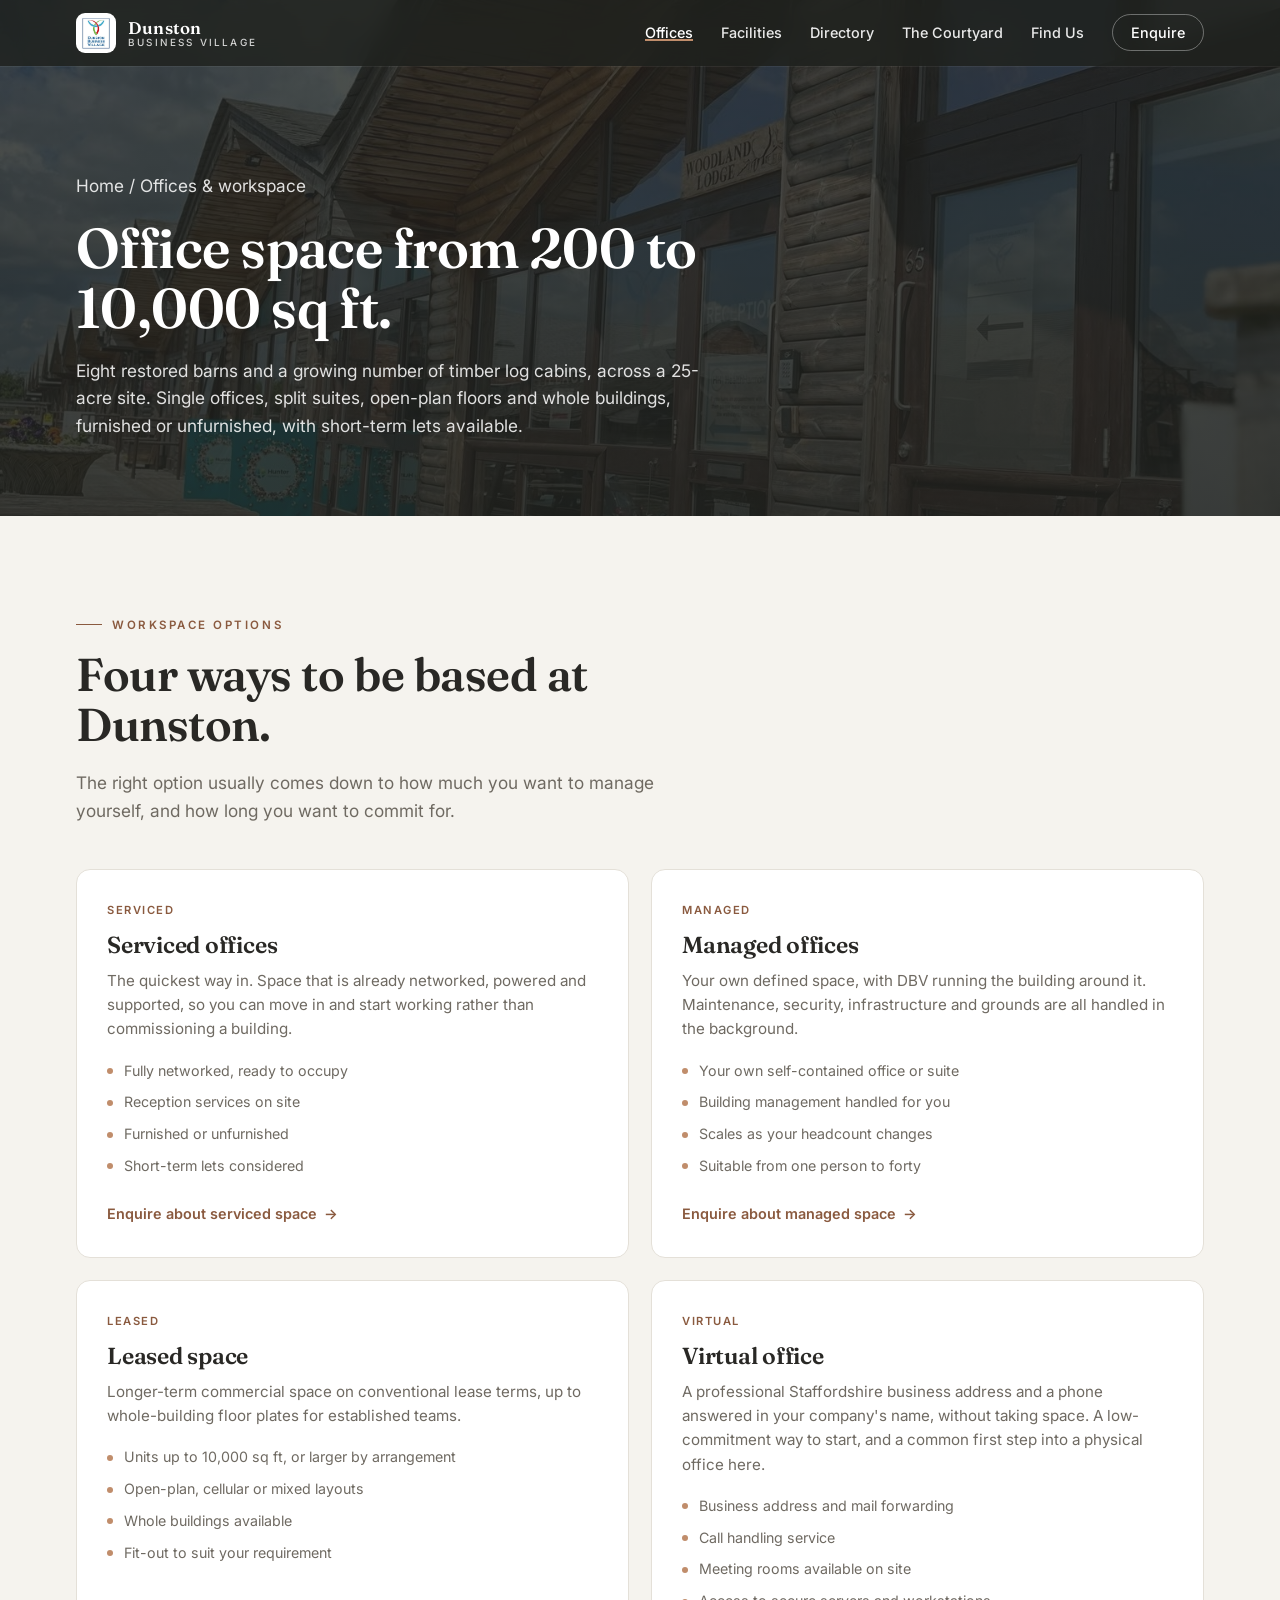
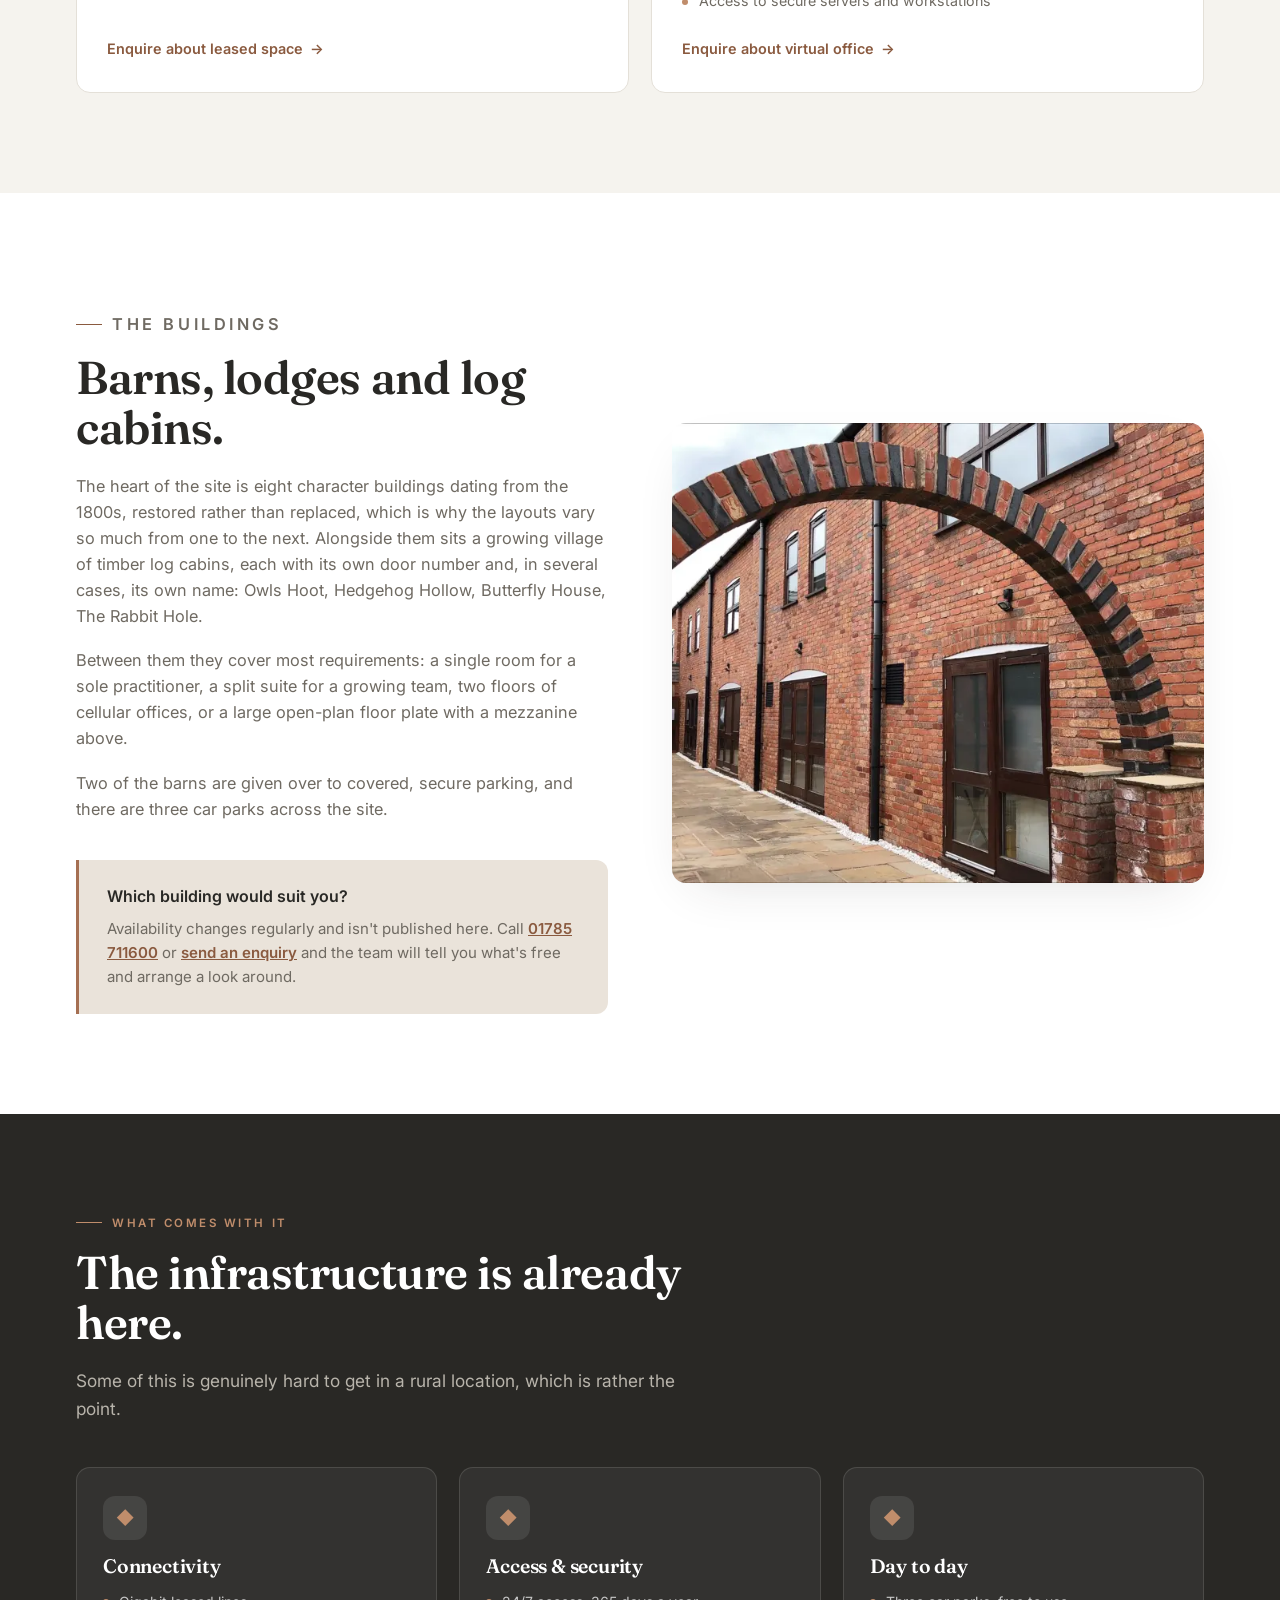
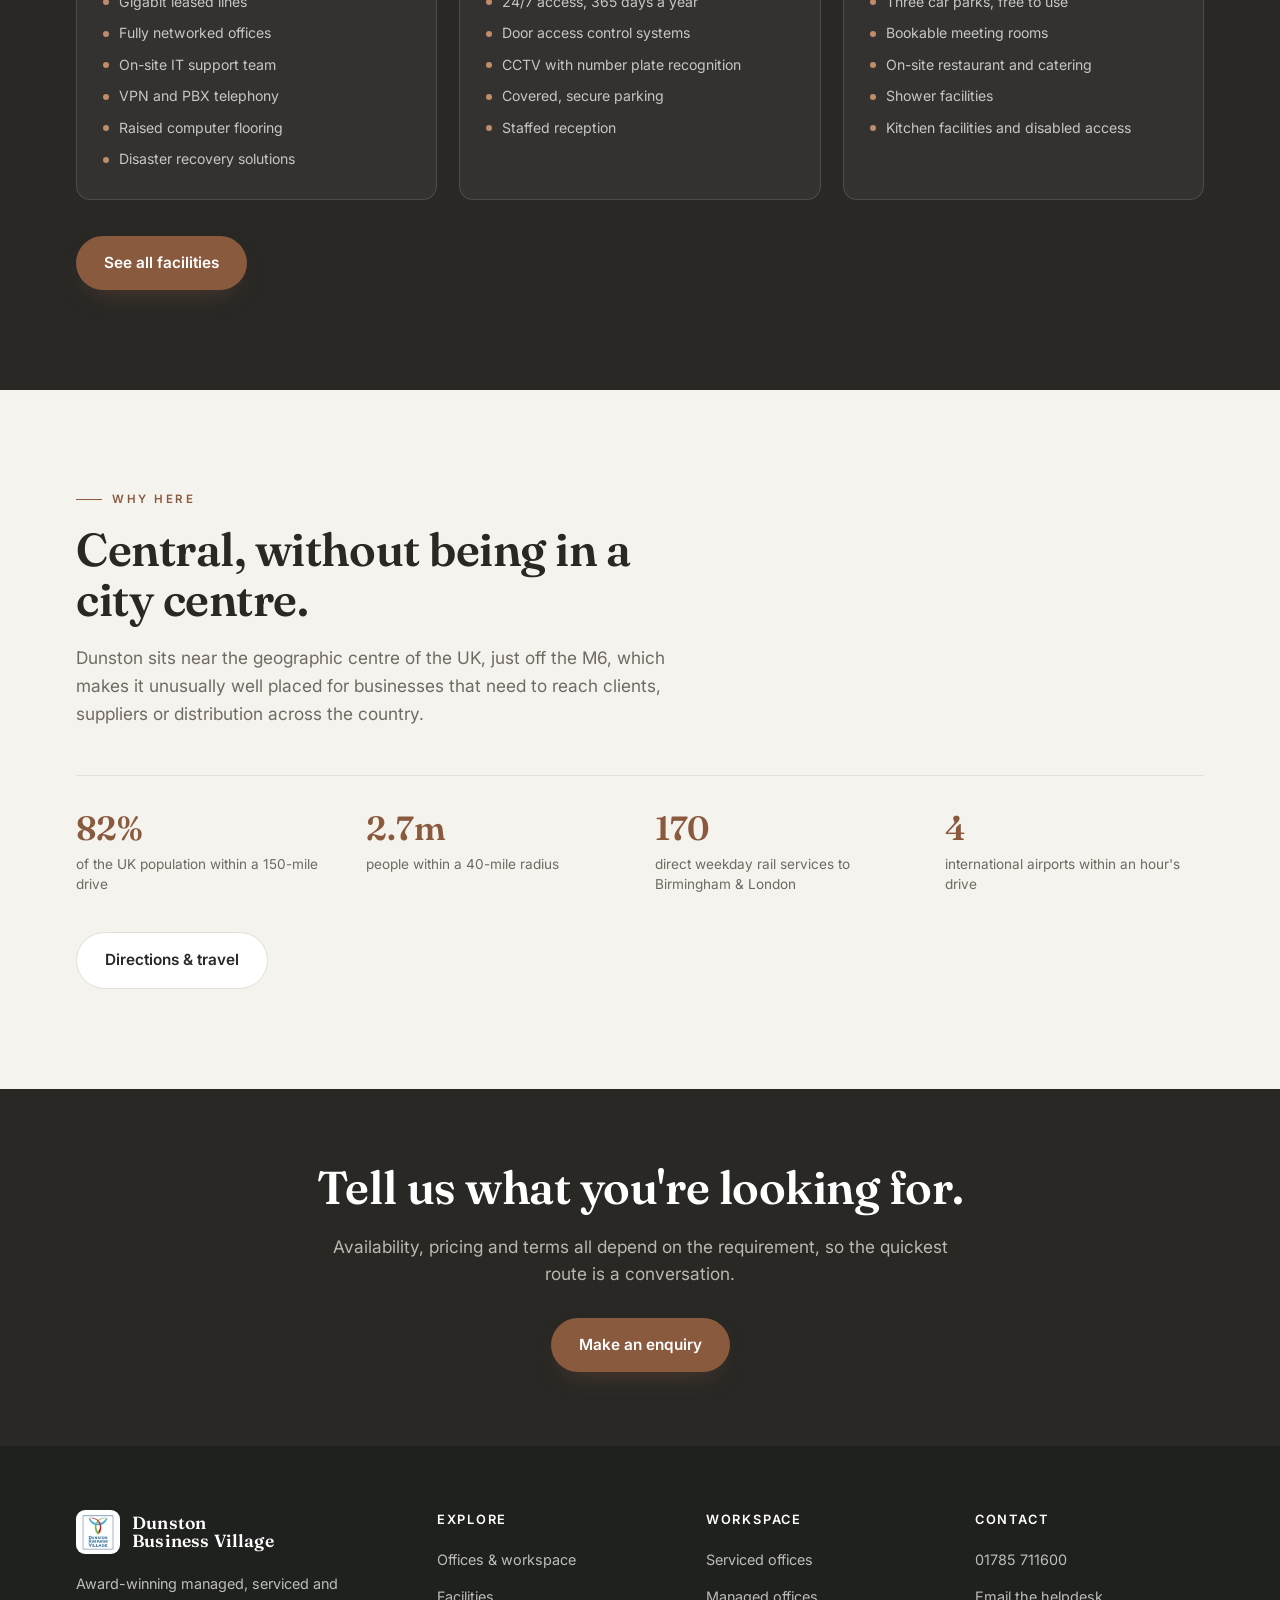
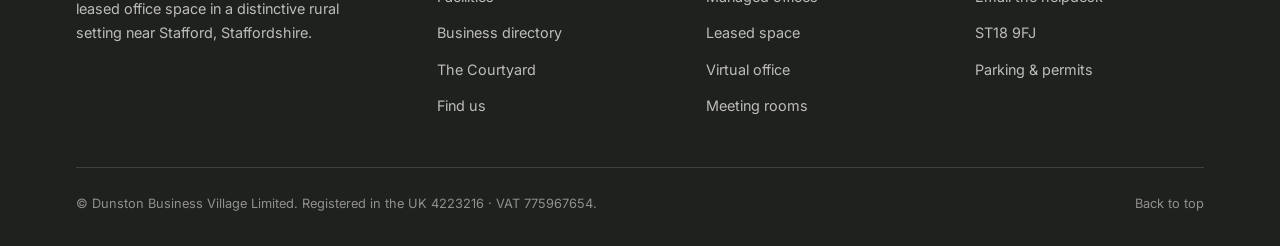
<file: offices.html>
<!DOCTYPE html>
<html lang="en-GB">
<head>
<meta charset="UTF-8">
<meta name="viewport" content="width=device-width, initial-scale=1.0">
<title>Offices to Let: Serviced, Managed &amp; Leased | Dunston Business Village</title>
<meta name="description" content="Serviced, managed and leased office space from 200 to 10,000 sq ft near Stafford. Furnished or unfurnished, short-term lets available, plus virtual office packages.">
<link rel="canonical" href="https://www.dunstonbusinessvillage.com/offices.html">
<link rel="icon" href="images/logo.jpg">
<meta property="og:type" content="website">
<meta property="og:title" content="Offices to let at Dunston Business Village">
<meta property="og:description" content="Serviced, managed and leased office space from 200 to 10,000 sq ft near Stafford, with 24/7 access and gigabit connectivity.">
<meta property="og:image" content="images/reception-frontage.jpg">
<meta name="twitter:card" content="summary_large_image">
<link rel="preconnect" href="https://fonts.googleapis.com">
<link rel="preconnect" href="https://fonts.gstatic.com" crossorigin>
<link href="https://fonts.googleapis.com/css2?family=Fraunces:opsz,wght@9..144,400;9..144,500;9..144,600;9..144,700&amp;family=Inter:wght@400;500;600&amp;display=swap" rel="stylesheet">
<link rel="stylesheet" href="assets/css/site.css">
</head>
<body>

<a class="skip" href="#main">Skip to content</a>

<nav class="nav solid" id="nav">
  <div class="wrap nav-inner">
    <a href="index.html" class="brand">
      <img src="images/logo.jpg" alt="" width="40" height="40">
      <span class="brand-txt">Dunston<span>Business Village</span></span>
    </a>
    <button class="burger" id="burger" aria-label="Menu" aria-expanded="false" aria-controls="navLinks">
      <span></span><span></span><span></span>
    </button>
    <ul class="nav-links" id="navLinks">
      <li><a href="offices.html" aria-current="page">Offices</a></li>
      <li><a href="facilities.html">Facilities</a></li>
      <li><a href="directory.html">Directory</a></li>
      <li><a href="courtyard.html">The Courtyard</a></li>
      <li><a href="find-us.html">Find Us</a></li>
      <li><a href="find-us.html#enquire" class="call-btn">Enquire</a></li>
    </ul>
  </div>
</nav>

<main id="main">

<header class="page-head">
  <div class="ph-bg"><img src="images/reception-frontage.jpg" alt="" loading="eager"></div>
  <div class="wrap">
    <p class="crumbs"><a href="index.html">Home</a> <span aria-hidden="true">/</span> Offices &amp; workspace</p>
    <h1>Office space from 200 to 10,000 sq ft.</h1>
    <p>Eight restored barns and a growing number of timber log cabins, across a 25-acre site. Single offices, split suites, open-plan floors and whole buildings, furnished or unfurnished, with short-term lets available.</p>
  </div>
</header>

<!-- OPTIONS -->
<section class="band">
  <div class="wrap">
    <div class="reveal">
      <p class="sec-eyebrow">Workspace options</p>
      <h2 class="sec-title">Four ways to be based at Dunston.</h2>
      <p class="sec-lead">The right option usually comes down to how much you want to manage yourself, and how long you want to commit for.</p>
    </div>

    <div class="opt-grid reveal">
      <article class="opt" id="serviced">
        <p class="tag">Serviced</p>
        <h3>Serviced offices</h3>
        <p>The quickest way in. Space that is already networked, powered and supported, so you can move in and start working rather than commissioning a building.</p>
        <ul>
          <li>Fully networked, ready to occupy</li>
          <li>Reception services on site</li>
          <li>Furnished or unfurnished</li>
          <li>Short-term lets considered</li>
        </ul>
        <a href="find-us.html#enquire" class="opt-cta">Enquire about serviced space <span aria-hidden="true">→</span></a>
      </article>

      <article class="opt" id="managed">
        <p class="tag">Managed</p>
        <h3>Managed offices</h3>
        <p>Your own defined space, with DBV running the building around it. Maintenance, security, infrastructure and grounds are all handled in the background.</p>
        <ul>
          <li>Your own self-contained office or suite</li>
          <li>Building management handled for you</li>
          <li>Scales as your headcount changes</li>
          <li>Suitable from one person to forty</li>
        </ul>
        <a href="find-us.html#enquire" class="opt-cta">Enquire about managed space <span aria-hidden="true">→</span></a>
      </article>

      <article class="opt" id="leased">
        <p class="tag">Leased</p>
        <h3>Leased space</h3>
        <p>Longer-term commercial space on conventional lease terms, up to whole-building floor plates for established teams.</p>
        <ul>
          <li>Units up to 10,000 sq ft, or larger by arrangement</li>
          <li>Open-plan, cellular or mixed layouts</li>
          <li>Whole buildings available</li>
          <li>Fit-out to suit your requirement</li>
        </ul>
        <a href="find-us.html#enquire" class="opt-cta">Enquire about leased space <span aria-hidden="true">→</span></a>
      </article>

      <article class="opt" id="virtual">
        <p class="tag">Virtual</p>
        <h3>Virtual office</h3>
        <p>A professional Staffordshire business address and a phone answered in your company's name, without taking space. A low-commitment way to start, and a common first step into a physical office here.</p>
        <ul>
          <li>Business address and mail forwarding</li>
          <li>Call handling service</li>
          <li>Meeting rooms available on site</li>
          <li>Access to secure servers and workstations</li>
        </ul>
        <a href="find-us.html#enquire" class="opt-cta">Enquire about virtual office <span aria-hidden="true">→</span></a>
      </article>
    </div>
  </div>
</section>

<!-- THE BUILDINGS -->
<section class="band loc">
  <div class="wrap">
    <div class="split reveal">
      <div class="split-copy">
        <p class="sec-eyebrow">The buildings</p>
        <h2 class="sec-title">Barns, lodges and log cabins.</h2>
        <p>The heart of the site is eight character buildings dating from the 1800s, restored rather than replaced, which is why the layouts vary so much from one to the next. Alongside them sits a growing village of timber log cabins, each with its own door number and, in several cases, its own name: Owls Hoot, Hedgehog Hollow, Butterfly House, The Rabbit Hole.</p>
        <p>Between them they cover most requirements: a single room for a sole practitioner, a split suite for a growing team, two floors of cellular offices, or a large open-plan floor plate with a mezzanine above.</p>
        <p>Two of the barns are given over to covered, secure parking, and there are three car parks across the site.</p>
        <div class="callout">
          <h4>Which building would suit you?</h4>
          <p>Availability changes regularly and isn't published here. Call <a href="tel:+441785711600">01785 711600</a> or <a href="find-us.html#enquire">send an enquiry</a> and the team will tell you what's free and arrange a look around.</p>
        </div>
      </div>
      <div class="split-media">
        <img src="images/brick-archway.webp" alt="Restored red-brick archway at Dunston Business Village" loading="lazy">
      </div>
    </div>
  </div>
</section>

<!-- WHAT'S INCLUDED -->
<section class="band enquire on-dark">
  <div class="wrap">
    <div class="reveal">
      <p class="sec-eyebrow">What comes with it</p>
      <h2 class="sec-title">The infrastructure is already here.</h2>
      <p class="sec-lead" style="color:rgba(245,239,228,.7)">Some of this is genuinely hard to get in a rural location, which is rather the point.</p>
    </div>
    <div class="spec-grid reveal">
      <article class="spec">
        <div class="ic" aria-hidden="true">◆</div>
        <h3>Connectivity</h3>
        <ul>
          <li>Gigabit leased lines</li>
          <li>Fully networked offices</li>
          <li>On-site IT support team</li>
          <li>VPN and PBX telephony</li>
          <li>Raised computer flooring</li>
          <li>Disaster recovery solutions</li>
        </ul>
      </article>
      <article class="spec">
        <div class="ic" aria-hidden="true">◆</div>
        <h3>Access &amp; security</h3>
        <ul>
          <li>24/7 access, 365 days a year</li>
          <li>Door access control systems</li>
          <li>CCTV with number plate recognition</li>
          <li>Covered, secure parking</li>
          <li>Staffed reception</li>
        </ul>
      </article>
      <article class="spec">
        <div class="ic" aria-hidden="true">◆</div>
        <h3>Day to day</h3>
        <ul>
          <li>Three car parks, free to use</li>
          <li>Bookable meeting rooms</li>
          <li>On-site restaurant and catering</li>
          <li>Shower facilities</li>
          <li>Kitchen facilities and disabled access</li>
        </ul>
      </article>
    </div>
    <p style="margin-top:36px"><a href="facilities.html" class="btn btn-primary">See all facilities</a></p>
  </div>
</section>

<!-- LOCATION VALUE -->
<section class="band">
  <div class="wrap">
    <div class="reveal">
      <p class="sec-eyebrow">Why here</p>
      <h2 class="sec-title">Central, without being in a city centre.</h2>
      <p class="sec-lead">Dunston sits near the geographic centre of the UK, just off the M6, which makes it unusually well placed for businesses that need to reach clients, suppliers or distribution across the country.</p>
      <div class="stat-strip">
        <div class="s"><div class="n">82%</div><div class="l">of the UK population within a 150-mile drive</div></div>
        <div class="s"><div class="n">2.7m</div><div class="l">people within a 40-mile radius</div></div>
        <div class="s"><div class="n">170</div><div class="l">direct weekday rail services to Birmingham &amp; London</div></div>
        <div class="s"><div class="n">4</div><div class="l">international airports within an hour's drive</div></div>
      </div>
      <p style="margin-top:38px"><a href="find-us.html" class="btn btn-outline">Directions &amp; travel</a></p>
    </div>
  </div>
</section>

<!-- CTA -->
<section class="band-tight enquire">
  <div class="wrap" style="text-align:center">
    <h2 class="sec-title" style="max-width:24ch;margin-left:auto;margin-right:auto">Tell us what you're looking for.</h2>
    <p class="sec-lead" style="color:rgba(245,239,228,.72);margin:0 auto 30px">Availability, pricing and terms all depend on the requirement, so the quickest route is a conversation.</p>
    <a href="find-us.html#enquire" class="btn btn-primary">Make an enquiry</a>
  </div>
</section>

</main>

<footer>
  <div class="wrap">
    <div class="foot-grid">
      <div>
        <div class="foot-brand">
          <img src="images/logo.jpg" alt="" width="44" height="44">
          <span class="brand-txt">Dunston<br>Business Village</span>
        </div>
        <p class="desc">Award-winning managed, serviced and leased office space in a distinctive rural setting near Stafford, Staffordshire.</p>
      </div>
      <div>
        <h5>Explore</h5>
        <ul class="foot-links">
          <li><a href="offices.html">Offices &amp; workspace</a></li>
          <li><a href="facilities.html">Facilities</a></li>
          <li><a href="directory.html">Business directory</a></li>
          <li><a href="courtyard.html">The Courtyard</a></li>
          <li><a href="find-us.html">Find us</a></li>
        </ul>
      </div>
      <div>
        <h5>Workspace</h5>
        <ul class="foot-links">
          <li><a href="offices.html#serviced">Serviced offices</a></li>
          <li><a href="offices.html#managed">Managed offices</a></li>
          <li><a href="offices.html#leased">Leased space</a></li>
          <li><a href="offices.html#virtual">Virtual office</a></li>
          <li><a href="facilities.html#meeting-rooms">Meeting rooms</a></li>
        </ul>
      </div>
      <div>
        <h5>Contact</h5>
        <ul class="foot-links">
          <li><a href="tel:+441785711600">01785 711600</a></li>
          <li><a href="mailto:helpdesk@dunstonbusinessvillage.com">Email the helpdesk</a></li>
          <li><a href="find-us.html">ST18 9FJ</a></li>
          <li><a href="find-us.html#parking">Parking &amp; permits</a></li>
        </ul>
      </div>
    </div>
    <div class="foot-bottom">
      <span>© Dunston Business Village Limited. Registered in the UK 4223216 · VAT 775967654.</span>
      <span><a href="#main">Back to top</a></span>
    </div>
  </div>
</footer>

<script src="assets/js/site.js"></script>
</body>
</html>
</file>
<file: assets/css/site.css>
/* ==========================================================================
   Dunston Business Village — shared stylesheet
   Design tokens and base components carried over from the original
   single-page build; new components appended under "ADDED COMPONENTS".
   ========================================================================== */

:root{
  /* Surfaces — the page is predominantly light. */
  --stone:#F5F3EE;          /* warm off-white, main page surface */
  --white:#FFFFFF;          /* cards and alternating bands */
  --pale:#EAE3DA;           /* pale warm neutral, subtle fills & hover states */
  --charcoal:#292825;       /* dark surfaces, used sparingly for strong sections */
  --charcoal-deep:#1F211E;  /* footer / deepest surface */

  /* Ink */
  --ink:#292825;            /* charcoal, most typography */
  --muted:#6F6A62;          /* muted taupe, secondary text (4.8:1 on stone) */

  /* Warm natural accent — supporting detail, never a large surface.
     --brown is the brand tone for marks, borders and larger type.
     --brown-deep is the accessible step: #A56F52 is only 4.2:1 on white,
     so anything small or reversed-out uses the darker one (5.8:1). */
  --brown:#A56F52;
  --brown-deep:#8A5A3F;
  --brown-soft:#A99882;     /* soft natural brown, dividers and quiet marks */
  --brown-on-dark:#C08D6B;  /* accent step for charcoal surfaces (5.1:1) */

  --line:#E4E0D8;           /* warm grey border */
  --shadow:0 18px 50px -22px rgba(41,40,37,.16);
  --shadow-lift:0 22px 48px -26px rgba(41,40,37,.26);
  --r:14px;
}
*{box-sizing:border-box;margin:0;padding:0}
html{scroll-behavior:smooth}
body{
  font-family:'Inter',system-ui,sans-serif;
  color:var(--ink);
  background:var(--stone);
  line-height:1.6;
  -webkit-font-smoothing:antialiased;
}
h1,h2,h3{font-family:'Fraunces',Georgia,serif;font-weight:600;line-height:1.08;letter-spacing:-.01em}
img{display:block;max-width:100%}
a{color:inherit;text-decoration:none}
.wrap{width:100%;max-width:1180px;margin-left:auto;margin-right:auto;padding-left:26px;padding-right:26px}

/* Skip link */
.skip{
  position:absolute;left:-9999px;top:0;z-index:200;
  background:var(--brown-deep);color:#fff;font-weight:600;
  padding:12px 20px;border-radius:0 0 10px 0;
}
.skip:focus{left:0}

/* Visible focus for keyboard users */
a:focus-visible,button:focus-visible,input:focus-visible,
select:focus-visible,textarea:focus-visible{
  outline:3px solid var(--brown-deep);outline-offset:2px;border-radius:4px;
}

/* ---------- NAV ---------- */
.nav{
  position:fixed;top:0;left:0;right:0;z-index:100;
  padding-top:20px;padding-bottom:20px;
  transition:background .35s ease,padding .35s ease,box-shadow .35s ease;
}
.nav.scrolled,.nav.solid{
  background:rgba(31,33,30,.82);
  backdrop-filter:blur(12px);
  -webkit-backdrop-filter:blur(12px);
  padding-top:13px;padding-bottom:13px;
  box-shadow:0 1px 0 rgba(255,255,255,.06);
}
.nav-inner{display:flex;align-items:center;justify-content:space-between;gap:20px}
.brand{display:flex;align-items:center;gap:12px;color:#fff}
.brand img{width:40px;height:40px;border-radius:9px;background:#fff;padding:3px}
.brand-txt{font-family:'Fraunces',serif;font-weight:600;font-size:1.06rem;letter-spacing:.01em;line-height:1.05}
.brand-txt span{display:block;font-family:'Inter',sans-serif;font-weight:500;font-size:.62rem;letter-spacing:.22em;text-transform:uppercase;opacity:.8}
.nav-links{display:flex;align-items:center;gap:28px;list-style:none}
.nav-links a{color:rgba(255,255,255,.9);font-size:.9rem;font-weight:500;transition:color .2s}
.nav-links a:hover{color:#fff}
.nav-links a[aria-current="page"]{color:#fff;box-shadow:inset 0 -2px 0 var(--brown-on-dark)}
.nav-links a.call-btn{
  border:1px solid rgba(255,255,255,.35);
  padding-top:9px;padding-bottom:9px;padding-left:18px;padding-right:18px;
  border-radius:100px;color:#fff;box-shadow:none;
}
.nav-links a.call-btn:hover{background:rgba(255,255,255,.12)}
.burger{display:none;flex-direction:column;gap:5px;background:none;border:0;cursor:pointer;padding:8px;z-index:120}
.burger span{width:26px;height:2px;background:#fff;border-radius:2px;transition:transform .3s,opacity .3s}
.burger.open span:nth-child(1){transform:translateY(7px) rotate(45deg)}
.burger.open span:nth-child(2){opacity:0}
.burger.open span:nth-child(3){transform:translateY(-7px) rotate(-45deg)}

/* ---------- HERO ---------- */
.hero{
  position:relative;min-height:100vh;display:flex;align-items:flex-end;
  color:#fff;overflow:hidden;
}
.hero-bg{position:absolute;inset:0;z-index:0}
.hero-bg img{width:100%;height:100%;object-fit:cover;object-position:center 40%}
.hero-bg::after{
  content:"";position:absolute;inset:0;
  background:linear-gradient(180deg,rgba(31,33,30,.45) 0%,rgba(31,33,30,.15) 40%,rgba(31,33,30,.8) 100%);
}
.hero-inner{position:relative;z-index:2;padding-top:150px;padding-bottom:74px;width:100%}

/* Frosted glass tile behind the hero wording, so the type stays legible
   whatever the background photo is doing underneath it.

   Built as two layers so the rectangle reads as a deliberate panel without
   its edge landing hard on the photo:
     ::before — a wider, feathered shadow-haze that beds the tile into the
                image. No blur on this one, just a soft tint that fades out.
     ::after  — the tile itself: rounded rectangle, the backdrop blur, and the
                soft frame. */
.hero-panel{
  position:relative;
  display:inline-block;
  max-width:min(720px,100%);
  padding:30px 38px 34px;
  margin-bottom:34px;
}
.hero-panel > *{position:relative;z-index:1}

/* Feathered surround — softens the transition from tile to photo. */
.hero-panel::before{
  content:"";
  position:absolute;
  inset:-70px -86px;
  z-index:0;
  pointer-events:none;
  background:radial-gradient(ellipse closest-side at 50% 50%,
    rgba(31,33,30,.34) 0%,
    rgba(31,33,30,.26) 48%,
    rgba(31,33,30,.10) 76%,
    transparent 100%);
}

/* The tile, with its soft frame. */
.hero-panel::after{
  content:"";
  position:absolute;
  inset:0;
  z-index:0;
  pointer-events:none;
  border-radius:18px;
  background:rgba(31,33,30,.26);
  -webkit-backdrop-filter:blur(5px) saturate(108%);
  backdrop-filter:blur(5px) saturate(108%);
  border:1px solid rgba(255,255,255,.15);
  box-shadow:
    0 28px 70px -34px rgba(0,0,0,.6),
    inset 0 1px 0 rgba(255,255,255,.10);
}

.hero-panel .eyebrow{margin-bottom:18px;text-shadow:0 1px 10px rgba(0,0,0,.55)}
.hero-panel h1{margin-bottom:18px;text-shadow:0 2px 22px rgba(0,0,0,.42)}
.hero-panel p.lead{margin-bottom:0;text-shadow:0 1px 12px rgba(0,0,0,.4)}
/* Browsers without backdrop-filter get a stronger tint instead of a blur, so
   the text is still readable rather than sitting on clear glass. */
@supports not ((backdrop-filter:blur(2px)) or (-webkit-backdrop-filter:blur(2px))){
  .hero-panel::after{background:rgba(31,33,30,.62)}
}

.eyebrow{
  display:inline-flex;align-items:center;gap:10px;
  font-size:.72rem;font-weight:600;letter-spacing:.24em;text-transform:uppercase;
  color:var(--brown-on-dark);margin-bottom:22px;
}
.eyebrow::before{content:"";width:30px;height:1px;background:var(--brown-on-dark)}
.hero h1{font-size:clamp(2.7rem,6.2vw,5rem);max-width:15ch;margin-bottom:22px;text-shadow:0 2px 30px rgba(0,0,0,.3)}
.hero p.lead{font-size:clamp(1.05rem,1.5vw,1.25rem);max-width:52ch;color:rgba(255,255,255,.92);margin-bottom:34px}
.hero-cta{display:flex;flex-wrap:wrap;gap:14px}
.btn{
  display:inline-flex;align-items:center;gap:9px;
  padding-top:15px;padding-bottom:15px;padding-left:28px;padding-right:28px;
  border-radius:100px;font-weight:600;font-size:.96rem;cursor:pointer;border:0;
  font-family:inherit;
  transition:transform .2s,background .2s,box-shadow .2s;
}
.btn-primary{background:var(--brown-deep);color:#fff;box-shadow:0 12px 28px -14px rgba(138,90,63,.5)}
.btn-primary:hover{transform:translateY(-2px);background:#7A4F37}
.btn-ghost{background:rgba(255,255,255,.1);color:#fff;border:1px solid rgba(255,255,255,.4);backdrop-filter:blur(6px)}
.btn-ghost:hover{background:rgba(255,255,255,.2)}
.btn-outline{background:var(--white);color:var(--ink);border:1px solid var(--line)}
.btn-outline:hover{background:var(--pale);border-color:var(--brown)}
.hero-stats{
  display:flex;flex-wrap:wrap;gap:40px;margin-top:52px;padding-top:30px;
  border-top:1px solid rgba(255,255,255,.22);
}
.hero-stats div{min-width:90px}
.hero-stats .n{font-family:'Fraunces',serif;font-size:2rem;font-weight:600;line-height:1;color:#fff}
.hero-stats .l{font-size:.76rem;letter-spacing:.1em;text-transform:uppercase;color:rgba(255,255,255,.75);margin-top:7px}

/* ---------- SECTION SCAFFOLD ---------- */
section{position:relative}
.band{padding-top:100px;padding-bottom:100px}
.band-tight{padding-top:74px;padding-bottom:74px}
.sec-eyebrow{
  font-size:.72rem;font-weight:600;letter-spacing:.22em;text-transform:uppercase;
  color:var(--brown-deep);margin-bottom:16px;display:flex;align-items:center;gap:10px;
}
.sec-eyebrow::before{content:"";width:26px;height:1px;background:var(--brown-deep)}
.sec-title{font-size:clamp(1.9rem,3.6vw,2.9rem);max-width:20ch;margin-bottom:20px}
.sec-lead{font-size:1.08rem;color:var(--muted);max-width:56ch}

/* ---------- PAGE HEADER (interior pages) ---------- */
.page-head{
  position:relative;color:#fff;overflow:hidden;
  padding-top:172px;padding-bottom:76px;background:var(--charcoal);
}
.page-head .ph-bg{position:absolute;inset:0;z-index:0}
.page-head .ph-bg img{width:100%;height:100%;object-fit:cover;object-position:center 45%}
.page-head .ph-bg::after{
  content:"";position:absolute;inset:0;
  background:linear-gradient(180deg,rgba(31,33,30,.78),rgba(31,33,30,.88));
}
.page-head .wrap{position:relative;z-index:2}
.page-head h1{font-size:clamp(2.2rem,4.6vw,3.5rem);max-width:18ch;margin-bottom:18px}
.page-head p{color:rgba(255,255,255,.86);font-size:1.08rem;max-width:58ch}
.crumbs{font-size:.8rem;color:rgba(255,255,255,.6);margin-bottom:18px}
.crumbs a:hover{color:#fff}

/* ---------- ABOUT ---------- */
.about-grid{display:grid;grid-template-columns:1.05fr 1fr;gap:64px;align-items:center}
.about-copy p{color:var(--muted);margin-top:18px;font-size:1.02rem}
.about-feats{display:grid;grid-template-columns:1fr 1fr;gap:22px;margin-top:38px}
.feat{display:flex;gap:13px;align-items:flex-start}
.feat .ic{
  flex:none;width:40px;height:40px;border-radius:11px;
  background:var(--pale);display:grid;place-items:center;color:var(--brown-deep);
}
.feat h4{font-family:'Inter',sans-serif;font-weight:600;font-size:.98rem;margin-bottom:2px}
.feat p{font-size:.88rem;color:var(--muted);margin:0}
.about-media{position:relative}
.about-media img{border-radius:var(--r);box-shadow:var(--shadow);width:100%;height:520px;object-fit:cover}
.about-media .badge{
  position:absolute;left:-26px;bottom:34px;background:var(--charcoal);color:rgba(255,255,255,.82);
  padding-top:20px;padding-bottom:20px;padding-left:24px;padding-right:26px;border-radius:var(--r);
  box-shadow:var(--shadow);max-width:236px;
}
.about-media .badge .n{font-family:'Fraunces',serif;font-size:1.4rem;color:var(--brown-on-dark);line-height:1.15}
.about-media .badge .l{font-size:.82rem;color:rgba(255,255,255,.8);margin-top:6px}

/* ---------- FEATURE BAND ---------- */
.feature-band{position:relative;min-height:440px;display:flex;align-items:center;color:#fff;overflow:hidden}
.feature-band .fb-bg{position:absolute;inset:0}
.feature-band .fb-bg img{width:100%;height:100%;object-fit:cover;object-position:center 55%}
.feature-band .fb-bg::after{content:"";position:absolute;inset:0;background:linear-gradient(90deg,rgba(31,33,30,.86),rgba(31,33,30,.45))}
.feature-band .fb-inner{position:relative;z-index:2;max-width:600px}
.feature-band h2{font-size:clamp(1.8rem,3.4vw,2.7rem);margin-bottom:18px}
.feature-band p{color:rgba(255,255,255,.88);font-size:1.06rem}

/* ---------- DIRECTORY ----------
   Light surface, white cards, charcoal typography, warm-grey borders.
   Colour communicates interaction state, never category: every listing looks
   identical until you touch it, and the category is carried by its text label. */
.directory{background:var(--stone);color:var(--ink)}
.directory .sec-eyebrow{color:var(--brown-deep)}
.directory .sec-eyebrow::before{background:var(--brown-deep)}
.directory .sec-title{color:var(--ink)}
.directory .sec-lead{color:var(--muted)}
.dir-head{display:flex;justify-content:space-between;align-items:flex-end;gap:30px;flex-wrap:wrap;margin-bottom:36px}
.dir-controls{display:flex;flex-wrap:wrap;gap:12px;margin-bottom:22px}
.dir-search{
  flex:1;min-width:240px;display:flex;align-items:center;gap:10px;
  background:var(--white);border:1px solid var(--line);
  border-radius:100px;padding-left:18px;padding-right:8px;
  transition:border-color .2s,box-shadow .2s;
}
.dir-search:focus-within{border-color:var(--brown);box-shadow:0 0 0 3px rgba(165,111,82,.14)}
.dir-search > span{color:var(--brown)}
.dir-search input{
  flex:1;background:none;border:0;outline:0;color:var(--ink);font-size:.96rem;
  padding-top:13px;padding-bottom:13px;font-family:inherit;
}
.dir-search input::placeholder{color:var(--muted)}
.dir-filters{display:flex;flex-wrap:wrap;gap:8px;margin-bottom:20px}

/* Filter states: white, pale warm on hover, brand brown when selected. */
.chip{
  background:var(--white);border:1px solid var(--line);color:var(--ink);
  padding-top:9px;padding-bottom:9px;padding-left:16px;padding-right:16px;border-radius:100px;
  font-size:.84rem;font-weight:500;cursor:pointer;transition:all .2s;font-family:inherit;
}
.chip:hover{background:var(--pale);border-color:var(--brown);color:var(--ink)}
.chip.active{background:var(--brown-deep);border-color:var(--brown-deep);color:#fff}
.chip.active:hover{background:#7A4F37;border-color:#7A4F37}

.dir-count{font-size:.84rem;color:var(--muted);margin-bottom:26px}
.dir-grid{display:grid;grid-template-columns:repeat(3,1fr);gap:18px}
.biz{
  background:var(--white);border:1px solid var(--line);
  border-radius:var(--r);padding:26px 26px 28px;
  transition:transform .25s,border-color .25s,box-shadow .25s;
}
.biz:hover{transform:translateY(-3px);border-color:var(--brown);box-shadow:var(--shadow-lift)}
.biz .cat{font-size:.7rem;letter-spacing:.14em;text-transform:uppercase;color:var(--brown-deep);font-weight:600}
.biz h3{font-family:'Fraunces',serif;font-size:1.18rem;color:var(--ink);margin-top:10px;margin-bottom:10px;line-height:1.2}
.biz p{font-size:.88rem;color:var(--muted);margin-bottom:16px}
.biz .lodge{font-size:.8rem;color:var(--muted);display:flex;align-items:flex-start;gap:7px}
.biz .lodge span[aria-hidden],.biz-contact p > span[aria-hidden]{color:var(--brown);flex:none}
.biz .door{font-size:.78rem;color:var(--muted);opacity:.85;margin-top:6px}
.dir-empty{grid-column:1/-1;text-align:center;padding-top:50px;padding-bottom:50px;color:var(--muted)}

.biz-contact{
  margin-top:16px;padding-top:14px;
  border-top:1px solid var(--line);
  display:grid;gap:6px;
}
.biz-contact p{margin:0;font-size:.83rem;display:flex;align-items:flex-start;gap:7px}
.biz-contact .who{color:var(--ink);font-weight:500}
.biz-contact .tel{color:var(--muted);flex-wrap:wrap}
.biz-contact .web{color:var(--muted);word-break:break-word}
.biz-contact .tel a,.biz-contact .web a{color:var(--brown-deep);font-weight:600}
.biz-contact .tel a:hover,.biz-contact .web a:hover{text-decoration:underline}
.biz-contact .ext{color:var(--muted)}

/* ---------- COURTYARD ---------- */
.court-grid{display:grid;grid-template-columns:1fr 1fr;gap:64px;align-items:center}
.court-gallery{display:grid;grid-template-columns:1fr 1fr;grid-template-rows:200px 200px;gap:14px}
.court-gallery img{width:100%;height:100%;object-fit:cover;border-radius:12px;box-shadow:var(--shadow)}
.court-gallery .tall{grid-row:span 2;height:414px}
.court-copy .amenity-list{list-style:none;margin-top:28px;display:grid;gap:14px}
.court-copy .amenity-list li{display:flex;gap:12px;align-items:center;font-size:.98rem;color:var(--ink)}
.court-copy .amenity-list .dot{width:8px;height:8px;border-radius:50%;background:var(--brown-deep);flex:none}

/* ---------- LOCATION ---------- */
.loc{background:var(--white)}
/* Cards on a white band take the stone tint so they stay distinct. */
.loc .spec,.loc .travel,.loc .room,.loc .next-card{background:var(--stone)}
.loc-grid{display:grid;grid-template-columns:1fr 1fr;gap:56px;align-items:center}
.loc-list{list-style:none;margin-top:26px;display:grid;gap:18px}
.loc-list li{display:flex;gap:14px;align-items:flex-start}
.loc-list .ic{flex:none;width:42px;height:42px;border-radius:11px;background:var(--charcoal);color:var(--brown-on-dark);display:grid;place-items:center}
.loc-list h4{font-family:'Inter',sans-serif;font-size:.98rem;font-weight:600}
.loc-list p{font-size:.9rem;color:var(--muted);margin:0}
.loc-card{background:var(--charcoal);color:rgba(255,255,255,.82);border-radius:var(--r);padding:38px;box-shadow:var(--shadow)}
.loc-card h3{color:#fff;font-size:1.5rem;margin-bottom:8px}
.loc-card .addr{color:rgba(255,255,255,.75);font-size:.98rem;margin-bottom:26px;line-height:1.7}
.loc-card .row{display:flex;justify-content:space-between;gap:18px;padding-top:14px;padding-bottom:14px;border-top:1px solid rgba(255,255,255,.14);font-size:.92rem}
.loc-card .row span:first-child{color:rgba(255,255,255,.6);flex:none}
.loc-card .row span:last-child{text-align:right}
.loc-card .btn{margin-top:24px;width:100%;justify-content:center}

/* ---------- CTA / ENQUIRE ---------- */
.enquire{background:var(--charcoal);color:rgba(255,255,255,.82)}
.enq-grid{display:grid;grid-template-columns:1fr 1.05fr;gap:60px;align-items:center}
.enquire .sec-eyebrow{color:var(--brown-on-dark)}
.enquire .sec-eyebrow::before{background:var(--brown-on-dark)}
.enquire .sec-title{color:#fff}
.enq-copy p{color:rgba(255,255,255,.72);font-size:1.05rem;margin-top:16px;max-width:44ch}
.enq-copy .contact-row{margin-top:28px;display:grid;gap:12px}
.enq-copy .contact-row a,.enq-copy .contact-row span.item{display:flex;align-items:center;gap:12px;color:rgba(255,255,255,.9);font-size:1rem}
.enq-copy .contact-row .ic{width:38px;height:38px;border-radius:10px;background:rgba(255,255,255,.08);display:grid;place-items:center;color:var(--brown-on-dark);flex:none}
.enq-form{background:var(--white);border-radius:var(--r);padding:36px;box-shadow:var(--shadow)}
.enq-form .field{margin-bottom:18px}
.enq-form label{display:block;font-size:.82rem;font-weight:600;color:var(--ink);margin-bottom:7px;letter-spacing:.01em}
.enq-form input,.enq-form select,.enq-form textarea{
  width:100%;font-family:inherit;font-size:.95rem;color:var(--ink);
  background:#fff;border:1px solid var(--line);border-radius:10px;
  padding-top:12px;padding-bottom:12px;padding-left:14px;padding-right:14px;transition:border-color .2s,box-shadow .2s;
}
.enq-form input:focus,.enq-form select:focus,.enq-form textarea:focus{
  outline:0;border-color:var(--brown-on-dark);box-shadow:0 0 0 3px rgba(138,90,63,.18);
}
.enq-form input[aria-invalid="true"],.enq-form textarea[aria-invalid="true"]{border-color:var(--brown-deep);box-shadow:0 0 0 3px rgba(138,90,63,.15)}
.enq-form .err{display:block;font-size:.78rem;color:var(--brown-deep);margin-top:6px;font-weight:500;min-height:0}
.enq-form textarea{resize:vertical;min-height:96px}
.enq-form .row2{display:grid;grid-template-columns:1fr 1fr;gap:14px}
.enq-form .btn-primary{width:100%;justify-content:center;margin-top:6px}
.enq-form .btn-primary[disabled]{opacity:.6;cursor:progress;transform:none}
.enq-form .form-note{font-size:.76rem;color:var(--muted);margin-top:14px;text-align:center}
.enq-form .consent{display:flex;gap:10px;align-items:flex-start;margin-bottom:18px}
.enq-form .consent input{width:auto;flex:none;margin-top:4px}
.enq-form .consent label{font-size:.82rem;font-weight:400;color:var(--muted);margin:0;line-height:1.5}
.enq-form .consent a{text-decoration:underline}
.enq-form .form-ok{display:none;text-align:center;padding-top:20px;padding-bottom:20px}
.enq-form .form-ok.show{display:block}
.enq-form .form-ok .tick{width:52px;height:52px;border-radius:50%;background:var(--charcoal);color:#fff;display:grid;place-items:center;margin:0 auto 14px;font-size:1.5rem}
.enq-form .form-ok h4{font-family:'Fraunces',serif;font-size:1.3rem;color:var(--ink);margin-bottom:6px}
.enq-form .form-ok p{font-size:.92rem;color:var(--muted)}
.enq-form .form-fail{display:none;background:rgba(138,90,63,.07);border:1px solid rgba(138,90,63,.35);border-radius:10px;padding:14px;font-size:.88rem;color:var(--brown-deep);margin-bottom:16px}
.enq-form .form-fail.show{display:block}

/* ---------- FOOTER ---------- */
footer{background:var(--charcoal-deep);color:rgba(255,255,255,.7);padding-top:64px;padding-bottom:32px}
.foot-grid{display:grid;grid-template-columns:1.4fr 1fr 1fr 1fr;gap:40px;margin-bottom:48px}
.foot-brand{display:flex;align-items:center;gap:12px;margin-bottom:18px;color:#fff}
.foot-brand img{width:44px;height:44px;border-radius:9px;background:#fff;padding:3px}
.foot-brand .brand-txt{font-size:1.1rem}
footer p.desc{font-size:.9rem;line-height:1.7;max-width:32ch}
footer h5{color:#fff;font-family:'Inter',sans-serif;font-size:.8rem;letter-spacing:.14em;text-transform:uppercase;margin-bottom:16px;font-weight:600}
.foot-links{list-style:none;display:grid;gap:11px}
.foot-links a{font-size:.9rem;transition:color .2s}
.foot-links a:hover{color:#fff}
.foot-bottom{border-top:1px solid rgba(255,255,255,.14);padding-top:26px;display:flex;justify-content:space-between;flex-wrap:wrap;gap:14px;font-size:.8rem;color:rgba(255,255,255,.5)}
.foot-bottom a:hover{color:#fff}

/* ---------- REVEAL ---------- */
.reveal{opacity:0;transform:translateY(26px);transition:opacity .7s ease,transform .7s ease}
.reveal.in{opacity:1;transform:none}

/* ==========================================================================
   ADDED COMPONENTS
   ========================================================================== */

/* --- Spec grid (facilities / specification) --- */
.spec-grid{display:grid;grid-template-columns:repeat(3,1fr);gap:22px;margin-top:44px}
.spec{
  background:#fff;border:1px solid var(--line);border-radius:var(--r);
  padding:28px 26px;transition:transform .25s,box-shadow .25s;
}
.spec:hover{transform:translateY(-3px);box-shadow:var(--shadow)}
.spec .ic{
  width:44px;height:44px;border-radius:12px;background:var(--pale);
  display:grid;place-items:center;color:var(--brown-deep);font-size:1.1rem;margin-bottom:16px;
}
.spec h3{font-family:'Fraunces',serif;font-size:1.22rem;margin-bottom:10px}
.spec p{font-size:.92rem;color:var(--muted)}
.spec ul{list-style:none;margin-top:14px;display:grid;gap:9px}
.spec ul li{font-size:.88rem;color:var(--muted);padding-left:16px;position:relative}
.spec ul li::before{content:"";position:absolute;left:0;top:.6em;width:6px;height:6px;border-radius:50%;background:var(--brown-on-dark)}

/* --- Dark variant of spec grid --- */
.on-dark .spec{background:rgba(255,255,255,.05);border-color:rgba(255,255,255,.12)}
.on-dark .spec h3{color:#fff}
.on-dark .spec p,.on-dark .spec ul li{color:rgba(255,255,255,.72)}
.on-dark .spec .ic{background:rgba(255,255,255,.09);color:var(--brown-on-dark)}

/* --- Workspace options --- */
.opt-grid{display:grid;grid-template-columns:repeat(2,1fr);gap:22px;margin-top:44px}
.opt{
  background:#fff;border:1px solid var(--line);border-radius:var(--r);
  padding:32px 30px;display:flex;flex-direction:column;
  transition:transform .25s,box-shadow .25s,border-color .25s;
}
.opt:hover{transform:translateY(-3px);box-shadow:var(--shadow);border-color:rgba(165,111,82,.55)}
.opt .tag{font-size:.7rem;letter-spacing:.14em;text-transform:uppercase;color:var(--brown-deep);font-weight:600;margin-bottom:12px}
.opt h3{font-family:'Fraunces',serif;font-size:1.45rem;margin-bottom:12px}
.opt p{font-size:.95rem;color:var(--muted);margin-bottom:18px}
.opt ul{list-style:none;display:grid;gap:9px;margin-bottom:24px}
.opt ul li{font-size:.89rem;color:var(--muted);padding-left:17px;position:relative}
.opt ul li::before{content:"";position:absolute;left:0;top:.6em;width:6px;height:6px;border-radius:50%;background:var(--brown-on-dark)}
.opt .opt-cta{margin-top:auto;font-size:.9rem;font-weight:600;color:var(--brown-deep);display:inline-flex;align-items:center;gap:7px}
.opt:hover .opt-cta{gap:11px}
.opt .opt-cta{transition:gap .2s}

/* --- Meeting rooms --- */
.room-grid{display:grid;grid-template-columns:repeat(3,1fr);gap:22px;margin-top:44px}
.room{
  background:var(--white);border:1px solid var(--line);border-radius:var(--r);
  padding:30px 28px;
}
.room .cap{
  display:inline-flex;align-items:center;gap:8px;background:var(--charcoal);color:var(--brown-on-dark);
  font-size:.74rem;font-weight:600;letter-spacing:.1em;text-transform:uppercase;
  padding:7px 14px;border-radius:100px;margin-bottom:16px;
}
.room h3{font-family:'Fraunces',serif;font-size:1.3rem;margin-bottom:8px}
.room .where{font-size:.85rem;color:var(--brown-deep);font-weight:500;margin-bottom:16px}
.room ul{list-style:none;display:grid;gap:9px}
.room ul li{font-size:.89rem;color:var(--muted);padding-left:17px;position:relative}
.room ul li::before{content:"";position:absolute;left:0;top:.6em;width:6px;height:6px;border-radius:50%;background:var(--charcoal)}

/* --- Stat strip --- */
.stat-strip{
  display:grid;grid-template-columns:repeat(4,1fr);gap:30px;
  margin-top:48px;padding-top:36px;border-top:1px solid var(--line);
}
.stat-strip .s .n{font-family:'Fraunces',serif;font-size:2.1rem;font-weight:600;line-height:1;color:var(--brown-deep)}
.stat-strip .s .l{font-size:.85rem;color:var(--muted);margin-top:9px;line-height:1.45}
.on-dark .stat-strip{border-top-color:rgba(255,255,255,.16)}
.on-dark .stat-strip .s .n{color:var(--brown-on-dark)}
.on-dark .stat-strip .s .l{color:rgba(255,255,255,.7)}

/* --- Split content rows --- */
.split{display:grid;grid-template-columns:1fr 1fr;gap:64px;align-items:center}
.split.media-first .split-media{order:-1}
.split-media img{border-radius:var(--r);box-shadow:var(--shadow);width:100%;height:460px;object-fit:cover}
.split-copy p{color:var(--muted);margin-top:18px;font-size:1.02rem}

/* --- Prose blocks --- */
.prose{max-width:70ch}
.prose p{color:var(--muted);margin-top:18px;font-size:1.02rem}
.prose h3{font-size:1.35rem;margin-top:36px}
.prose ul{margin-top:16px;display:grid;gap:10px;list-style:none}
.prose ul li{font-size:.98rem;color:var(--muted);padding-left:18px;position:relative}
.prose ul li::before{content:"";position:absolute;left:0;top:.65em;width:6px;height:6px;border-radius:50%;background:var(--brown-on-dark)}

/* --- Travel table --- */
.travel-grid{display:grid;grid-template-columns:repeat(2,1fr);gap:22px;margin-top:40px}
.travel{background:#fff;border:1px solid var(--line);border-radius:var(--r);padding:30px 28px}
.travel .ic{
  width:42px;height:42px;border-radius:11px;background:var(--charcoal);color:var(--brown-on-dark);
  display:grid;place-items:center;margin-bottom:16px;
}
.travel h3{font-family:'Fraunces',serif;font-size:1.28rem;margin-bottom:14px}
.travel dl{display:grid;gap:0}
.travel dl>div{display:flex;justify-content:space-between;gap:16px;padding:11px 0;border-top:1px solid var(--line);font-size:.9rem}
.travel dl>div:first-child{border-top:0}
.travel dt{color:var(--muted)}
.travel dd{font-weight:600;text-align:right}

/* --- Awards list --- */
.awards{list-style:none;display:grid;gap:0;margin-top:34px}
.awards li{
  display:flex;gap:22px;align-items:baseline;
  padding:16px 0;border-top:1px solid var(--line);
}
.awards li:last-child{border-bottom:1px solid var(--line)}
.awards .yr{font-family:'Fraunces',serif;font-size:1.15rem;color:var(--brown-deep);flex:none;width:56px}
.awards .aw{font-size:.96rem;color:var(--muted)}
.awards .aw strong{color:var(--ink);font-weight:600}

/* --- Callout --- */
.callout{
  background:var(--pale);border-left:3px solid var(--brown);
  border-radius:0 12px 12px 0;padding:24px 28px;margin-top:38px;
}
.callout h4{font-family:'Inter',sans-serif;font-size:1rem;font-weight:600;margin-bottom:8px}
.callout p{font-size:.94rem;color:var(--muted);margin:0}
.callout a{color:var(--brown-deep);font-weight:600;text-decoration:underline}
.on-dark .callout{background:rgba(255,255,255,.06);border-left-color:var(--brown-on-dark)}
.on-dark .callout h4{color:#fff}
.on-dark .callout p{color:rgba(255,255,255,.72)}
.on-dark .callout a{color:var(--brown-on-dark)}

/* --- Online ordering block --- */
.order-cta{
  background:var(--charcoal);color:rgba(255,255,255,.82);border-radius:var(--r);
  padding:44px 46px;box-shadow:var(--shadow);
  display:grid;grid-template-columns:1.3fr auto;gap:36px;align-items:center;
}
.order-cta h3{color:#fff;font-size:clamp(1.5rem,2.4vw,2rem);margin-bottom:12px}
.order-cta p{color:rgba(255,255,255,.75);font-size:1rem;max-width:46ch}
.order-cta .powered{
  display:block;margin-top:14px;font-size:.78rem;letter-spacing:.1em;
  text-transform:uppercase;color:rgba(255,255,255,.45);
}
.order-cta .btn{white-space:nowrap}

/* --- Menu highlights --- */
.menu-grid{
  display:grid;grid-template-columns:1fr 1fr;gap:0 56px;
  margin-top:40px;
}
.dish{
  display:grid;grid-template-columns:1fr auto;gap:8px 18px;
  padding:18px 0;border-top:1px solid var(--line);align-items:baseline;
}
.dish h4{
  font-family:'Fraunces',Georgia,serif;font-weight:600;font-size:1.08rem;
  line-height:1.25;margin:0;
}
.dish .price{
  font-family:'Fraunces',Georgia,serif;font-size:1.05rem;color:var(--brown-deep);
  font-weight:600;white-space:nowrap;
}
.dish p{grid-column:1/-1;font-size:.88rem;color:var(--muted);margin:0}
.dish .diet{
  display:inline-block;margin-left:8px;font-family:'Inter',sans-serif;
  font-size:.66rem;font-weight:600;letter-spacing:.1em;
  color:var(--charcoal);vertical-align:middle;
}
.menu-note{
  font-size:.84rem;color:var(--muted);margin-top:30px;
  padding-top:18px;border-top:1px solid var(--line);
}

/* --- Hours table --- */
.hours{list-style:none;display:grid;gap:0;margin-top:22px;max-width:340px}
.hours li{display:flex;justify-content:space-between;gap:20px;padding:11px 0;border-top:1px solid var(--line);font-size:.94rem}
.hours li:first-child{border-top:0}
.hours .d{color:var(--muted)}
.hours .t{font-weight:600}

/* --- Map embed --- */
.map-wrap{
  border-radius:var(--r);overflow:hidden;box-shadow:var(--shadow);
  border:1px solid var(--line);background:var(--pale);
}
.map-wrap iframe{display:block;width:100%;height:420px;border:0}

/* --- Section links / next-page nav --- */
.next-nav{display:grid;grid-template-columns:repeat(3,1fr);gap:18px;margin-top:20px}
.next-card{
  background:#fff;border:1px solid var(--line);border-radius:var(--r);padding:26px 24px;
  transition:transform .25s,box-shadow .25s,border-color .25s;display:block;
}
.next-card:hover{transform:translateY(-3px);box-shadow:var(--shadow);border-color:rgba(165,111,82,.55)}
.next-card .k{font-size:.7rem;letter-spacing:.14em;text-transform:uppercase;color:var(--brown-deep);font-weight:600}
.next-card h3{font-family:'Fraunces',serif;font-size:1.2rem;margin-top:9px;margin-bottom:7px}
.next-card p{font-size:.88rem;color:var(--muted)}

/* ---------- RESPONSIVE ---------- */
@media(max-width:1000px){
  .spec-grid,.room-grid,.next-nav{grid-template-columns:1fr 1fr}
  .stat-strip{grid-template-columns:1fr 1fr;gap:26px}
}
@media(max-width:900px){
  .about-grid,.court-grid,.loc-grid,.enq-grid,.split,.travel-grid{grid-template-columns:1fr;gap:40px}
  .menu-grid{grid-template-columns:1fr;gap:0}
  .order-cta{grid-template-columns:1fr;gap:26px;padding:34px 30px}
  .split.media-first .split-media{order:0}
  .split-media img{height:340px}
  .dir-grid{grid-template-columns:1fr 1fr}
  .foot-grid{grid-template-columns:1fr 1fr;gap:32px}
  .about-media .badge{left:16px}
  .opt-grid{grid-template-columns:1fr}
  .nav-links{gap:20px}
}
@media(max-width:760px){
  .burger{display:flex}
  .nav-links{
    position:fixed;inset:0;background:rgba(31,33,30,.97);backdrop-filter:blur(10px);
    flex-direction:column;justify-content:center;gap:28px;font-size:1.25rem;
    transform:translateX(100%);transition:transform .35s ease;
  }
  .nav-links.open{transform:none}
  .nav-links a{color:#fff}
  .dir-grid{grid-template-columns:1fr}
  .spec-grid,.room-grid,.next-nav{grid-template-columns:1fr}
  .court-gallery{grid-template-rows:160px 160px}
  .court-gallery .tall{height:334px}
  .foot-grid{grid-template-columns:1fr 1fr}
  .hero-stats{gap:26px}
  .hero-panel{padding:22px 20px 26px}
  .hero-panel::before{inset:-44px -52px}
  .hero-panel::after{border-radius:14px}
  .band,.band-tight{padding-top:70px;padding-bottom:70px}
  .page-head{padding-top:140px;padding-bottom:60px}
  .enq-form{padding:26px}
  .loc-card{padding:30px}
}
@media(max-width:520px){
  .foot-grid{grid-template-columns:1fr}
  .stat-strip{grid-template-columns:1fr}
  .enq-form .row2{grid-template-columns:1fr}
}
@media(prefers-reduced-motion:reduce){
  .reveal{opacity:1;transform:none;transition:none}
  html{scroll-behavior:auto}
  *{transition-duration:.01ms !important}
}
</file>
